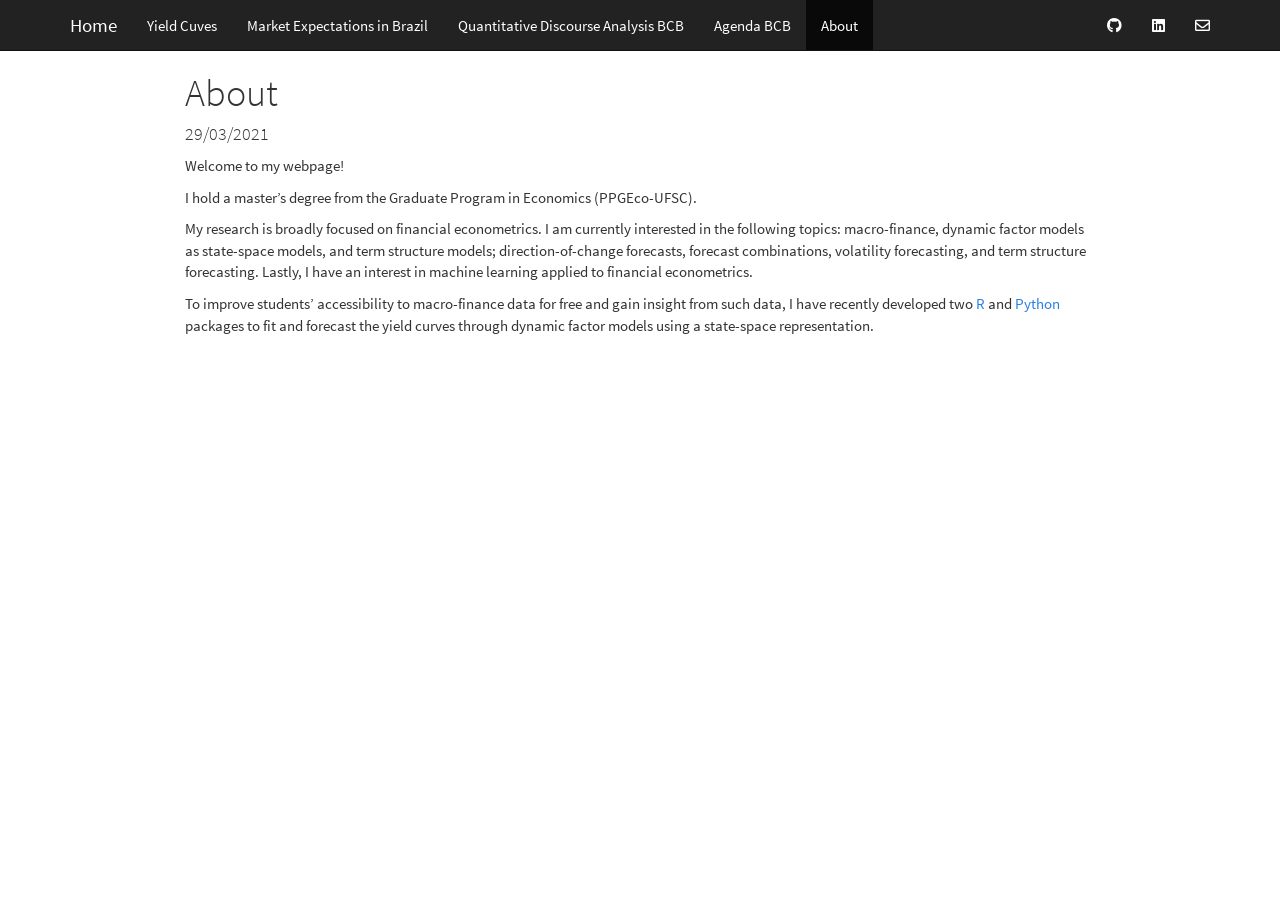
<file: about.html>
<!DOCTYPE html>

<html>

<head>

<meta charset="utf-8" />
<meta name="generator" content="pandoc" />
<meta http-equiv="X-UA-Compatible" content="IE=EDGE" />




<title>About</title>

<script src="site_libs/header-attrs-2.6/header-attrs.js"></script>
<script src="site_libs/jquery-1.11.3/jquery.min.js"></script>
<meta name="viewport" content="width=device-width, initial-scale=1" />
<link href="site_libs/bootstrap-3.3.5/css/cosmo.min.css" rel="stylesheet" />
<script src="site_libs/bootstrap-3.3.5/js/bootstrap.min.js"></script>
<script src="site_libs/bootstrap-3.3.5/shim/html5shiv.min.js"></script>
<script src="site_libs/bootstrap-3.3.5/shim/respond.min.js"></script>
<script src="site_libs/navigation-1.1/tabsets.js"></script>
<link href="site_libs/highlightjs-9.12.0/textmate.css" rel="stylesheet" />
<script src="site_libs/highlightjs-9.12.0/highlight.js"></script>
<link href="site_libs/font-awesome-5.1.0/css/all.css" rel="stylesheet" />
<link href="site_libs/font-awesome-5.1.0/css/v4-shims.css" rel="stylesheet" />

<style type="text/css">
  code{white-space: pre-wrap;}
  span.smallcaps{font-variant: small-caps;}
  span.underline{text-decoration: underline;}
  div.column{display: inline-block; vertical-align: top; width: 50%;}
  div.hanging-indent{margin-left: 1.5em; text-indent: -1.5em;}
  ul.task-list{list-style: none;}
    </style>

<style type="text/css">code{white-space: pre;}</style>
<style type="text/css">
  pre:not([class]) {
    background-color: white;
  }
</style>
<script type="text/javascript">
if (window.hljs) {
  hljs.configure({languages: []});
  hljs.initHighlightingOnLoad();
  if (document.readyState && document.readyState === "complete") {
    window.setTimeout(function() { hljs.initHighlighting(); }, 0);
  }
}
</script>



<style type="text/css">
h1 {
  font-size: 34px;
}
h1.title {
  font-size: 38px;
}
h2 {
  font-size: 30px;
}
h3 {
  font-size: 24px;
}
h4 {
  font-size: 18px;
}
h5 {
  font-size: 16px;
}
h6 {
  font-size: 12px;
}
.table th:not([align]) {
  text-align: left;
}
</style>





<style type = "text/css">
.main-container {
  max-width: 940px;
  margin-left: auto;
  margin-right: auto;
}
code {
  color: inherit;
  background-color: rgba(0, 0, 0, 0.04);
}
img {
  max-width:100%;
}
.tabbed-pane {
  padding-top: 12px;
}
.html-widget {
  margin-bottom: 20px;
}
button.code-folding-btn:focus {
  outline: none;
}
summary {
  display: list-item;
}
</style>


<style type="text/css">
/* padding for bootstrap navbar */
body {
  padding-top: 51px;
  padding-bottom: 40px;
}
/* offset scroll position for anchor links (for fixed navbar)  */
.section h1 {
  padding-top: 56px;
  margin-top: -56px;
}
.section h2 {
  padding-top: 56px;
  margin-top: -56px;
}
.section h3 {
  padding-top: 56px;
  margin-top: -56px;
}
.section h4 {
  padding-top: 56px;
  margin-top: -56px;
}
.section h5 {
  padding-top: 56px;
  margin-top: -56px;
}
.section h6 {
  padding-top: 56px;
  margin-top: -56px;
}
.dropdown-submenu {
  position: relative;
}
.dropdown-submenu>.dropdown-menu {
  top: 0;
  left: 100%;
  margin-top: -6px;
  margin-left: -1px;
  border-radius: 0 6px 6px 6px;
}
.dropdown-submenu:hover>.dropdown-menu {
  display: block;
}
.dropdown-submenu>a:after {
  display: block;
  content: " ";
  float: right;
  width: 0;
  height: 0;
  border-color: transparent;
  border-style: solid;
  border-width: 5px 0 5px 5px;
  border-left-color: #cccccc;
  margin-top: 5px;
  margin-right: -10px;
}
.dropdown-submenu:hover>a:after {
  border-left-color: #ffffff;
}
.dropdown-submenu.pull-left {
  float: none;
}
.dropdown-submenu.pull-left>.dropdown-menu {
  left: -100%;
  margin-left: 10px;
  border-radius: 6px 0 6px 6px;
}
</style>

<script>
// manage active state of menu based on current page
$(document).ready(function () {
  // active menu anchor
  href = window.location.pathname
  href = href.substr(href.lastIndexOf('/') + 1)
  if (href === "")
    href = "index.html";
  var menuAnchor = $('a[href="' + href + '"]');

  // mark it active
  menuAnchor.parent().addClass('active');

  // if it's got a parent navbar menu mark it active as well
  menuAnchor.closest('li.dropdown').addClass('active');
});
</script>

<!-- tabsets -->

<style type="text/css">
.tabset-dropdown > .nav-tabs {
  display: inline-table;
  max-height: 500px;
  min-height: 44px;
  overflow-y: auto;
  background: white;
  border: 1px solid #ddd;
  border-radius: 4px;
}

.tabset-dropdown > .nav-tabs > li.active:before {
  content: "";
  font-family: 'Glyphicons Halflings';
  display: inline-block;
  padding: 10px;
  border-right: 1px solid #ddd;
}

.tabset-dropdown > .nav-tabs.nav-tabs-open > li.active:before {
  content: "&#xe258;";
  border: none;
}

.tabset-dropdown > .nav-tabs.nav-tabs-open:before {
  content: "";
  font-family: 'Glyphicons Halflings';
  display: inline-block;
  padding: 10px;
  border-right: 1px solid #ddd;
}

.tabset-dropdown > .nav-tabs > li.active {
  display: block;
}

.tabset-dropdown > .nav-tabs > li > a,
.tabset-dropdown > .nav-tabs > li > a:focus,
.tabset-dropdown > .nav-tabs > li > a:hover {
  border: none;
  display: inline-block;
  border-radius: 4px;
  background-color: transparent;
}

.tabset-dropdown > .nav-tabs.nav-tabs-open > li {
  display: block;
  float: none;
}

.tabset-dropdown > .nav-tabs > li {
  display: none;
}
</style>

<!-- code folding -->




</head>

<body>


<div class="container-fluid main-container">




<div class="navbar navbar-default  navbar-fixed-top" role="navigation">
  <div class="container">
    <div class="navbar-header">
      <button type="button" class="navbar-toggle collapsed" data-toggle="collapse" data-target="#navbar">
        <span class="icon-bar"></span>
        <span class="icon-bar"></span>
        <span class="icon-bar"></span>
      </button>
      <a class="navbar-brand" href="index.html">Home</a>
    </div>
    <div id="navbar" class="navbar-collapse collapse">
      <ul class="nav navbar-nav">
        <li>
  <a href="index.html">Yield Cuves</a>
</li>
<li>
  <a href="expectations.html">Market Expectations in Brazil</a>
</li>
<li>
  <a href="discourse.html">Quantitative Discourse Analysis BCB</a>
</li>
<li>
  <a href="agenda.html">Agenda BCB</a>
</li>
<li>
  <a href="about.html">About</a>
</li>
      </ul>
      <ul class="nav navbar-nav navbar-right">
        <li>
  <a href="https://github.com/werleycordeiro">
    <span class="fab fa-github"></span>
     
  </a>
</li>
<li>
  <a href="https://linkedin.com/in/werley-cordeiro">
    <span class="fab fa-linkedin"></span>
     
  </a>
</li>
<li>
  <a href="mailto:werleycordeiro@gmail.com">
    <span class="far fa-envelope"></span>
     
  </a>
</li>
      </ul>
    </div><!--/.nav-collapse -->
  </div><!--/.container -->
</div><!--/.navbar -->

<div class="fluid-row" id="header">



<h1 class="title toc-ignore">About</h1>
<h4 class="date">29/03/2021</h4>

</div>


<p>Welcome to my webpage!</p>
<p>I hold a master’s degree from the Graduate Program in Economics (PPGEco-UFSC).</p>
<p>My research is broadly focused on financial econometrics. I am currently interested in the following topics: macro-finance, dynamic factor models as state-space models, and term structure models; direction-of-change forecasts, forecast combinations, volatility forecasting, and term structure forecasting. Lastly, I have an interest in machine learning applied to financial econometrics.</p>
<p>To improve students’ accessibility to macro-finance data for free and gain insight from such data, I have recently developed two <a href="https://cran.r-project.org/web/packages/GBcurves/index.html">R</a> and <a href="https://pypi.org/project/Dynamic-Nelson-Siegel-Svensson-Kalman-Filter/0.1.0/">Python</a> packages to fit and forecast the yield curves through dynamic factor models using a state-space representation.</p>




</div>

<script>

// add bootstrap table styles to pandoc tables
function bootstrapStylePandocTables() {
  $('tr.odd').parent('tbody').parent('table').addClass('table table-condensed');
}
$(document).ready(function () {
  bootstrapStylePandocTables();
});


</script>

<!-- tabsets -->

<script>
$(document).ready(function () {
  window.buildTabsets("TOC");
});

$(document).ready(function () {
  $('.tabset-dropdown > .nav-tabs > li').click(function () {
    $(this).parent().toggleClass('nav-tabs-open')
  });
});
</script>

<!-- code folding -->


<!-- dynamically load mathjax for compatibility with self-contained -->
<script>
  (function () {
    var script = document.createElement("script");
    script.type = "text/javascript";
    script.src  = "https://mathjax.rstudio.com/latest/MathJax.js?config=TeX-AMS-MML_HTMLorMML";
    document.getElementsByTagName("head")[0].appendChild(script);
  })();
</script>

</body>
</html>
</file>
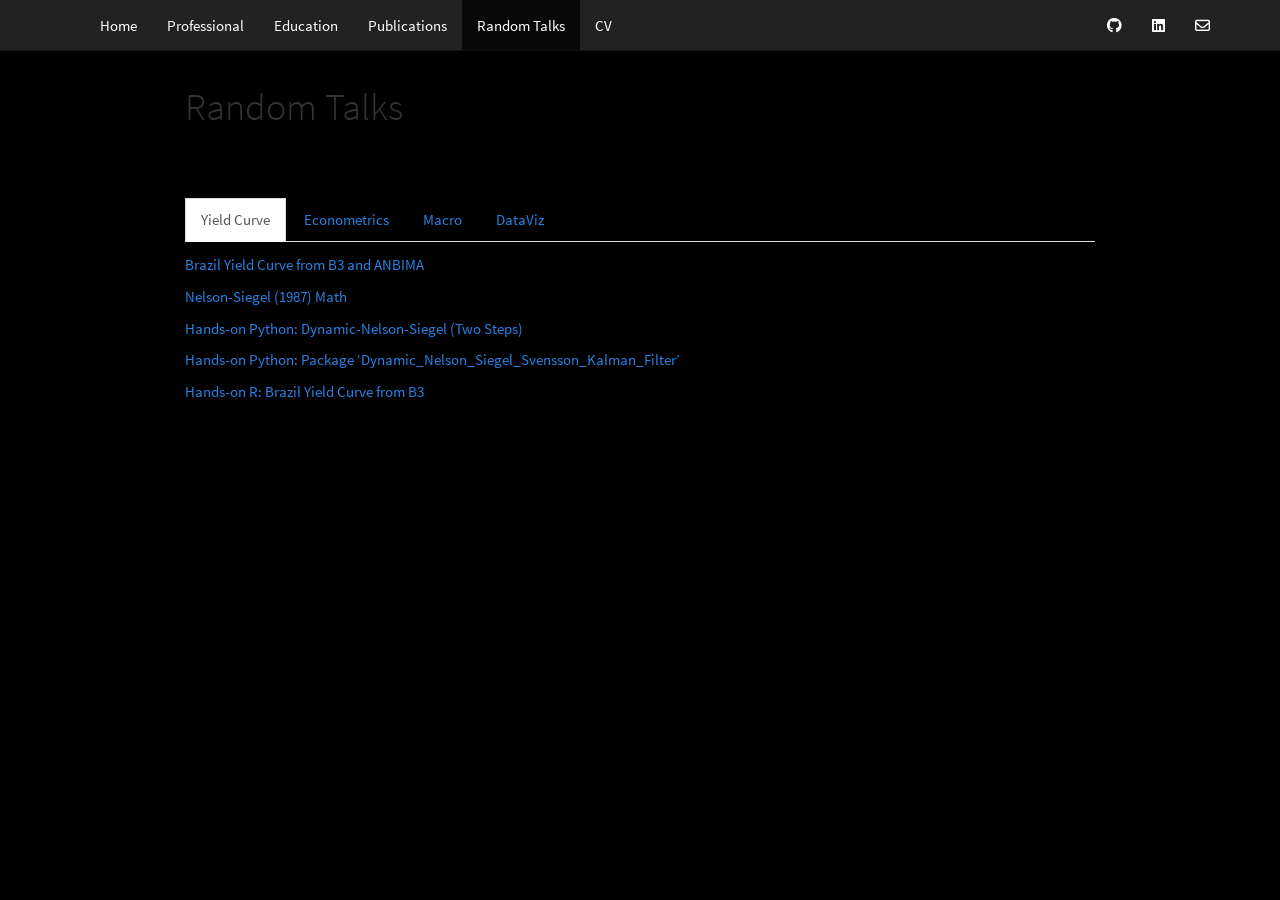
<file: blog.html>
<!DOCTYPE html>

<html>

<head>

<meta charset="utf-8" />
<meta name="generator" content="pandoc" />
<meta http-equiv="X-UA-Compatible" content="IE=EDGE" />




<title>Random Talks</title>

<script src="site_libs/header-attrs-2.25/header-attrs.js"></script>
<script src="site_libs/jquery-3.6.0/jquery-3.6.0.min.js"></script>
<meta name="viewport" content="width=device-width, initial-scale=1" />
<link href="site_libs/bootstrap-3.3.5/css/cosmo.min.css" rel="stylesheet" />
<script src="site_libs/bootstrap-3.3.5/js/bootstrap.min.js"></script>
<script src="site_libs/bootstrap-3.3.5/shim/html5shiv.min.js"></script>
<script src="site_libs/bootstrap-3.3.5/shim/respond.min.js"></script>
<style>h1 {font-size: 34px;}
       h1.title {font-size: 38px;}
       h2 {font-size: 30px;}
       h3 {font-size: 24px;}
       h4 {font-size: 18px;}
       h5 {font-size: 16px;}
       h6 {font-size: 12px;}
       code {color: inherit; background-color: rgba(0, 0, 0, 0.04);}
       pre:not([class]) { background-color: white }</style>
<script src="site_libs/navigation-1.1/tabsets.js"></script>
<link href="site_libs/highlightjs-9.12.0/textmate.css" rel="stylesheet" />
<script src="site_libs/highlightjs-9.12.0/highlight.js"></script>
<link href="site_libs/font-awesome-6.4.2/css/all.min.css" rel="stylesheet" />
<link href="site_libs/font-awesome-6.4.2/css/v4-shims.min.css" rel="stylesheet" />

<style type="text/css">
  code{white-space: pre-wrap;}
  span.smallcaps{font-variant: small-caps;}
  span.underline{text-decoration: underline;}
  div.column{display: inline-block; vertical-align: top; width: 50%;}
  div.hanging-indent{margin-left: 1.5em; text-indent: -1.5em;}
  ul.task-list{list-style: none;}
    </style>

<style type="text/css">code{white-space: pre;}</style>
<script type="text/javascript">
if (window.hljs) {
  hljs.configure({languages: []});
  hljs.initHighlightingOnLoad();
  if (document.readyState && document.readyState === "complete") {
    window.setTimeout(function() { hljs.initHighlighting(); }, 0);
  }
}
</script>









<style type = "text/css">
.main-container {
  max-width: 940px;
  margin-left: auto;
  margin-right: auto;
}
img {
  max-width:100%;
}
.tabbed-pane {
  padding-top: 12px;
}
.html-widget {
  margin-bottom: 20px;
}
button.code-folding-btn:focus {
  outline: none;
}
summary {
  display: list-item;
}
details > summary > p:only-child {
  display: inline;
}
pre code {
  padding: 0;
}
</style>


<style type="text/css">
.dropdown-submenu {
  position: relative;
}
.dropdown-submenu>.dropdown-menu {
  top: 0;
  left: 100%;
  margin-top: -6px;
  margin-left: -1px;
  border-radius: 0 6px 6px 6px;
}
.dropdown-submenu:hover>.dropdown-menu {
  display: block;
}
.dropdown-submenu>a:after {
  display: block;
  content: " ";
  float: right;
  width: 0;
  height: 0;
  border-color: transparent;
  border-style: solid;
  border-width: 5px 0 5px 5px;
  border-left-color: #cccccc;
  margin-top: 5px;
  margin-right: -10px;
}
.dropdown-submenu:hover>a:after {
  border-left-color: #adb5bd;
}
.dropdown-submenu.pull-left {
  float: none;
}
.dropdown-submenu.pull-left>.dropdown-menu {
  left: -100%;
  margin-left: 10px;
  border-radius: 6px 0 6px 6px;
}
</style>

<script type="text/javascript">
// manage active state of menu based on current page
$(document).ready(function () {
  // active menu anchor
  href = window.location.pathname
  href = href.substr(href.lastIndexOf('/') + 1)
  if (href === "")
    href = "index.html";
  var menuAnchor = $('a[href="' + href + '"]');

  // mark the anchor link active (and if it's in a dropdown, also mark that active)
  var dropdown = menuAnchor.closest('li.dropdown');
  if (window.bootstrap) { // Bootstrap 4+
    menuAnchor.addClass('active');
    dropdown.find('> .dropdown-toggle').addClass('active');
  } else { // Bootstrap 3
    menuAnchor.parent().addClass('active');
    dropdown.addClass('active');
  }

  // Navbar adjustments
  var navHeight = $(".navbar").first().height() + 15;
  var style = document.createElement('style');
  var pt = "padding-top: " + navHeight + "px; ";
  var mt = "margin-top: -" + navHeight + "px; ";
  var css = "";
  // offset scroll position for anchor links (for fixed navbar)
  for (var i = 1; i <= 6; i++) {
    css += ".section h" + i + "{ " + pt + mt + "}\n";
  }
  style.innerHTML = "body {" + pt + "padding-bottom: 40px; }\n" + css;
  document.head.appendChild(style);
});
</script>

<!-- tabsets -->

<style type="text/css">
.tabset-dropdown > .nav-tabs {
  display: inline-table;
  max-height: 500px;
  min-height: 44px;
  overflow-y: auto;
  border: 1px solid #ddd;
  border-radius: 4px;
}

.tabset-dropdown > .nav-tabs > li.active:before, .tabset-dropdown > .nav-tabs.nav-tabs-open:before {
  content: "\e259";
  font-family: 'Glyphicons Halflings';
  display: inline-block;
  padding: 10px;
  border-right: 1px solid #ddd;
}

.tabset-dropdown > .nav-tabs.nav-tabs-open > li.active:before {
  content: "\e258";
  font-family: 'Glyphicons Halflings';
  border: none;
}

.tabset-dropdown > .nav-tabs > li.active {
  display: block;
}

.tabset-dropdown > .nav-tabs > li > a,
.tabset-dropdown > .nav-tabs > li > a:focus,
.tabset-dropdown > .nav-tabs > li > a:hover {
  border: none;
  display: inline-block;
  border-radius: 4px;
  background-color: transparent;
}

.tabset-dropdown > .nav-tabs.nav-tabs-open > li {
  display: block;
  float: none;
}

.tabset-dropdown > .nav-tabs > li {
  display: none;
}
</style>

<!-- code folding -->




</head>

<body>


<div class="container-fluid main-container">




<div class="navbar navbar-default  navbar-fixed-top" role="navigation">
  <div class="container">
    <div class="navbar-header">
      <button type="button" class="navbar-toggle collapsed" data-toggle="collapse" data-bs-toggle="collapse" data-target="#navbar" data-bs-target="#navbar">
        <span class="icon-bar"></span>
        <span class="icon-bar"></span>
        <span class="icon-bar"></span>
      </button>
      <a class="navbar-brand" href="index.html"></a>
    </div>
    <div id="navbar" class="navbar-collapse collapse">
      <ul class="nav navbar-nav">
        <li>
  <a href="index.html">Home</a>
</li>
<li>
  <a href="professional.html">Professional</a>
</li>
<li>
  <a href="education.html">Education</a>
</li>
<li>
  <a href="publications.html">Publications</a>
</li>
<li>
  <a href="blog.html">Random Talks</a>
</li>
<li>
  <a href="https://werleycordeiro.github.io/CV_Werley_Cordeiro_Updated.pdf">CV</a>
</li>
      </ul>
      <ul class="nav navbar-nav navbar-right">
        <li>
  <a href="https://github.com/werleycordeiro">
    <span class="fab fa-github"></span>
     
  </a>
</li>
<li>
  <a href="https://linkedin.com/in/werley-cordeiro">
    <span class="fab fa-linkedin"></span>
     
  </a>
</li>
<li>
  <a href="mailto:werleycordeiro@gmail.com">
    <span class="far fa-envelope"></span>
     
  </a>
</li>
      </ul>
    </div><!--/.nav-collapse -->
  </div><!--/.container -->
</div><!--/.navbar -->

<div id="header">



<h1 class="title toc-ignore">Random Talks</h1>

</div>


<body style="background-color:black;">
<style>
h2 {
  color: white;
  font-family: verdana;
  font-size: 300%;
}
</style>
<div id="section" class="section level2 tabset tabset-fade">
<h2 class="tabset tabset-fade">⠀</h2>
<div id="yield-curve" class="section level3">
<h3>Yield Curve</h3>
<p><a href="https://docs.google.com/spreadsheets/d/1YV4eL6mSMuSS2zPjHPXW55cbBXatt-JE52CVLPcCMro/edit?usp=sharing" target="_blank">Brazil Yield Curve from B3 and ANBIMA</a></p>
<p><a href="https://werleycordeiro.github.io/Nelson_Siegel_Math.pdf" target="_blank">Nelson-Siegel (1987) Math</a></p>
<p><a href="https://colab.research.google.com/drive/1_mzMOW-Bzp5IBgSwK6xQ_dg9fJgSRP_U?usp=sharing" target="_blank">Hands-on Python: Dynamic-Nelson-Siegel (Two Steps)</a></p>
<p><a href="https://colab.research.google.com/drive/1jS-_qizWC4xxJPz9pT4ix2dxAEGFrz16?usp=sharing" target="_blank">Hands-on Python: Package ‘Dynamic_Nelson_Siegel_Svensson_Kalman_Filter’</a></p>
<p><a href="https://colab.research.google.com/drive/1YhQqRrd4KwCXjA_AM-NMqlhX4EqhqjAb?usp=sharing" target="_blank">Hands-on R: Brazil Yield Curve from B3</a></p>
</div>
<div id="econometrics" class="section level3">
<h3>Econometrics</h3>
<p><a href="https://colab.research.google.com/drive/114Jbd3SBMjM9H4B2Cehy1UTheVjhUOce?usp=sharing" target="_blank">Hands-on R: Local Level Model Example (Durbin &amp; Koopman, 2012)</a></p>
</div>
<div id="macro" class="section level3">
<h3>Macro</h3>
</div>
<div id="dataviz" class="section level3">
<h3>DataViz</h3>
<p><a href="https://werleycordeiro.shinyapps.io/Brazil_Yield_Curves/" target="_blank">ShinyApp on Yield Curve and Macro Expectations</a></p>
</div>
</div>




</div>

<script>

// add bootstrap table styles to pandoc tables
function bootstrapStylePandocTables() {
  $('tr.odd').parent('tbody').parent('table').addClass('table table-condensed');
}
$(document).ready(function () {
  bootstrapStylePandocTables();
});


</script>

<!-- tabsets -->

<script>
$(document).ready(function () {
  window.buildTabsets("TOC");
});

$(document).ready(function () {
  $('.tabset-dropdown > .nav-tabs > li').click(function () {
    $(this).parent().toggleClass('nav-tabs-open');
  });
});
</script>

<!-- code folding -->


<!-- dynamically load mathjax for compatibility with self-contained -->
<script>
  (function () {
    var script = document.createElement("script");
    script.type = "text/javascript";
    script.src  = "https://mathjax.rstudio.com/latest/MathJax.js?config=TeX-AMS-MML_HTMLorMML";
    document.getElementsByTagName("head")[0].appendChild(script);
  })();
</script>

</body>
</html>
</file>
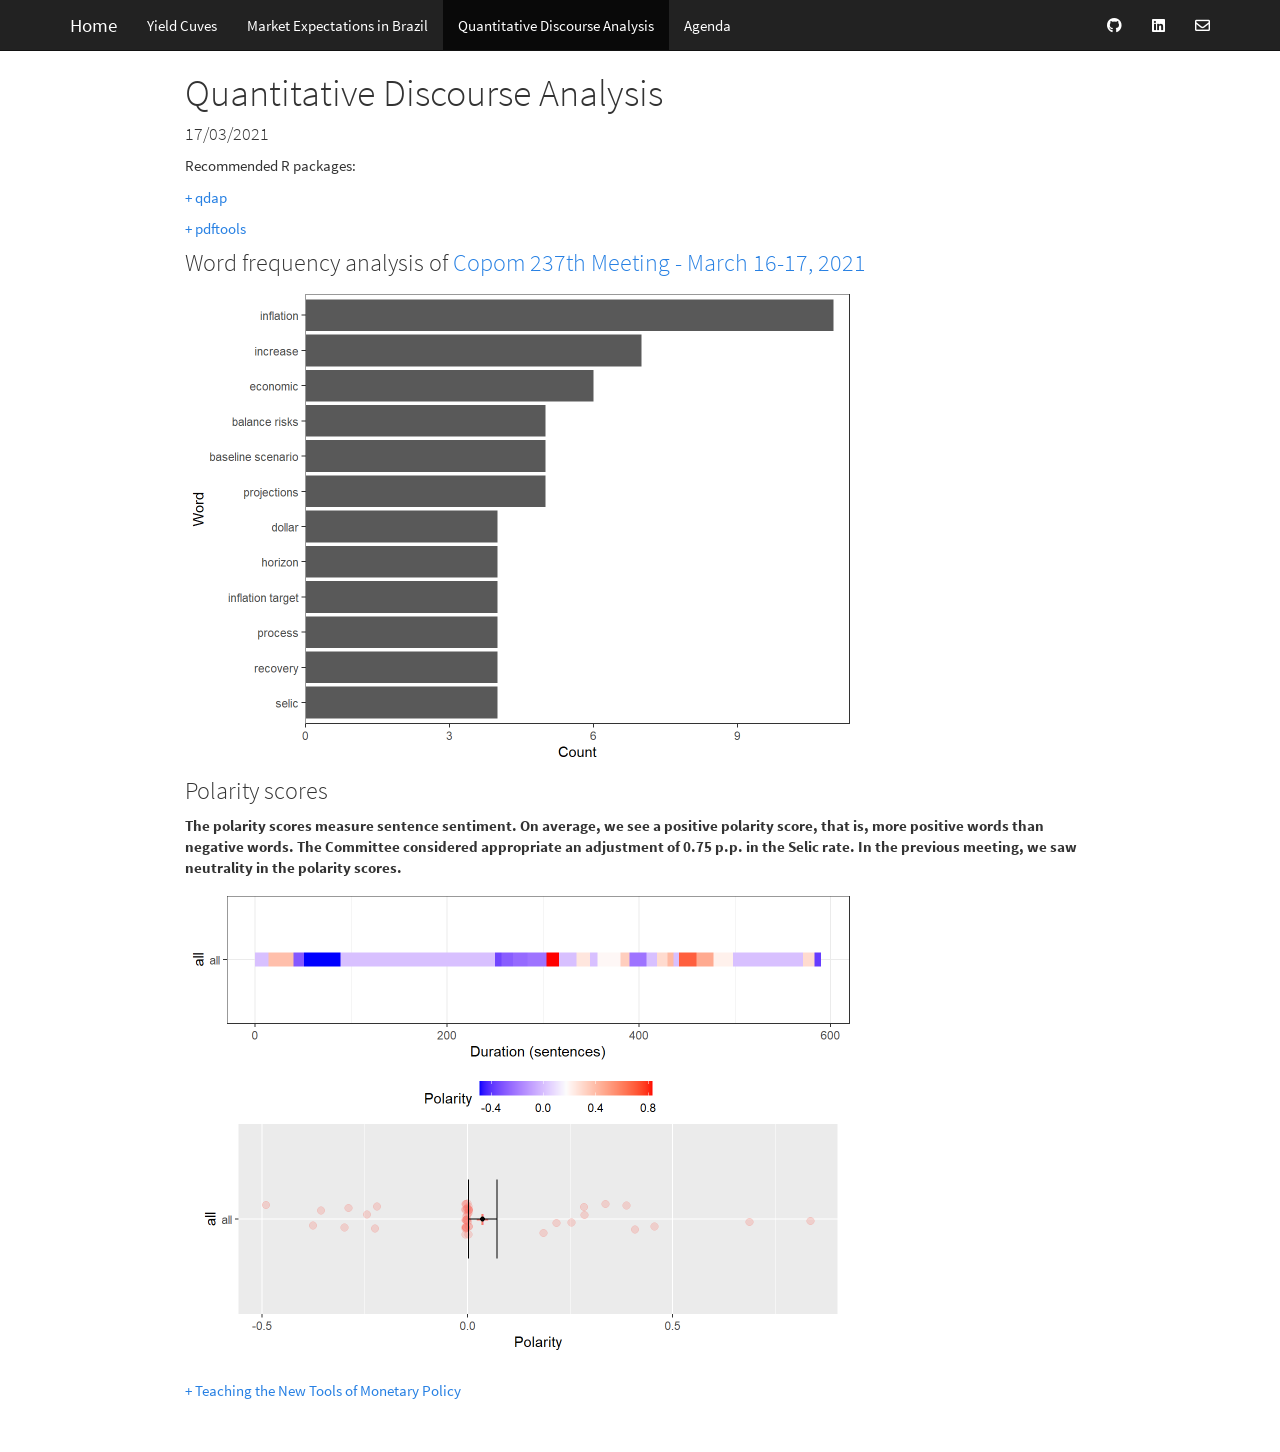
<file: discourse.html>
<!DOCTYPE html>

<html>

<head>

<meta charset="utf-8" />
<meta name="generator" content="pandoc" />
<meta http-equiv="X-UA-Compatible" content="IE=EDGE" />




<title>Quantitative Discourse Analysis</title>

<script src="site_libs/header-attrs-2.6/header-attrs.js"></script>
<script src="site_libs/jquery-1.11.3/jquery.min.js"></script>
<meta name="viewport" content="width=device-width, initial-scale=1" />
<link href="site_libs/bootstrap-3.3.5/css/cosmo.min.css" rel="stylesheet" />
<script src="site_libs/bootstrap-3.3.5/js/bootstrap.min.js"></script>
<script src="site_libs/bootstrap-3.3.5/shim/html5shiv.min.js"></script>
<script src="site_libs/bootstrap-3.3.5/shim/respond.min.js"></script>
<script src="site_libs/navigation-1.1/tabsets.js"></script>
<link href="site_libs/highlightjs-9.12.0/textmate.css" rel="stylesheet" />
<script src="site_libs/highlightjs-9.12.0/highlight.js"></script>
<link href="site_libs/font-awesome-5.1.0/css/all.css" rel="stylesheet" />
<link href="site_libs/font-awesome-5.1.0/css/v4-shims.css" rel="stylesheet" />

<style type="text/css">
  code{white-space: pre-wrap;}
  span.smallcaps{font-variant: small-caps;}
  span.underline{text-decoration: underline;}
  div.column{display: inline-block; vertical-align: top; width: 50%;}
  div.hanging-indent{margin-left: 1.5em; text-indent: -1.5em;}
  ul.task-list{list-style: none;}
    </style>

<style type="text/css">code{white-space: pre;}</style>
<style type="text/css">
  pre:not([class]) {
    background-color: white;
  }
</style>
<script type="text/javascript">
if (window.hljs) {
  hljs.configure({languages: []});
  hljs.initHighlightingOnLoad();
  if (document.readyState && document.readyState === "complete") {
    window.setTimeout(function() { hljs.initHighlighting(); }, 0);
  }
}
</script>



<style type="text/css">
h1 {
  font-size: 34px;
}
h1.title {
  font-size: 38px;
}
h2 {
  font-size: 30px;
}
h3 {
  font-size: 24px;
}
h4 {
  font-size: 18px;
}
h5 {
  font-size: 16px;
}
h6 {
  font-size: 12px;
}
.table th:not([align]) {
  text-align: left;
}
</style>





<style type = "text/css">
.main-container {
  max-width: 940px;
  margin-left: auto;
  margin-right: auto;
}
code {
  color: inherit;
  background-color: rgba(0, 0, 0, 0.04);
}
img {
  max-width:100%;
}
.tabbed-pane {
  padding-top: 12px;
}
.html-widget {
  margin-bottom: 20px;
}
button.code-folding-btn:focus {
  outline: none;
}
summary {
  display: list-item;
}
</style>


<style type="text/css">
/* padding for bootstrap navbar */
body {
  padding-top: 51px;
  padding-bottom: 40px;
}
/* offset scroll position for anchor links (for fixed navbar)  */
.section h1 {
  padding-top: 56px;
  margin-top: -56px;
}
.section h2 {
  padding-top: 56px;
  margin-top: -56px;
}
.section h3 {
  padding-top: 56px;
  margin-top: -56px;
}
.section h4 {
  padding-top: 56px;
  margin-top: -56px;
}
.section h5 {
  padding-top: 56px;
  margin-top: -56px;
}
.section h6 {
  padding-top: 56px;
  margin-top: -56px;
}
.dropdown-submenu {
  position: relative;
}
.dropdown-submenu>.dropdown-menu {
  top: 0;
  left: 100%;
  margin-top: -6px;
  margin-left: -1px;
  border-radius: 0 6px 6px 6px;
}
.dropdown-submenu:hover>.dropdown-menu {
  display: block;
}
.dropdown-submenu>a:after {
  display: block;
  content: " ";
  float: right;
  width: 0;
  height: 0;
  border-color: transparent;
  border-style: solid;
  border-width: 5px 0 5px 5px;
  border-left-color: #cccccc;
  margin-top: 5px;
  margin-right: -10px;
}
.dropdown-submenu:hover>a:after {
  border-left-color: #ffffff;
}
.dropdown-submenu.pull-left {
  float: none;
}
.dropdown-submenu.pull-left>.dropdown-menu {
  left: -100%;
  margin-left: 10px;
  border-radius: 6px 0 6px 6px;
}
</style>

<script>
// manage active state of menu based on current page
$(document).ready(function () {
  // active menu anchor
  href = window.location.pathname
  href = href.substr(href.lastIndexOf('/') + 1)
  if (href === "")
    href = "index.html";
  var menuAnchor = $('a[href="' + href + '"]');

  // mark it active
  menuAnchor.parent().addClass('active');

  // if it's got a parent navbar menu mark it active as well
  menuAnchor.closest('li.dropdown').addClass('active');
});
</script>

<!-- tabsets -->

<style type="text/css">
.tabset-dropdown > .nav-tabs {
  display: inline-table;
  max-height: 500px;
  min-height: 44px;
  overflow-y: auto;
  background: white;
  border: 1px solid #ddd;
  border-radius: 4px;
}

.tabset-dropdown > .nav-tabs > li.active:before {
  content: "";
  font-family: 'Glyphicons Halflings';
  display: inline-block;
  padding: 10px;
  border-right: 1px solid #ddd;
}

.tabset-dropdown > .nav-tabs.nav-tabs-open > li.active:before {
  content: "&#xe258;";
  border: none;
}

.tabset-dropdown > .nav-tabs.nav-tabs-open:before {
  content: "";
  font-family: 'Glyphicons Halflings';
  display: inline-block;
  padding: 10px;
  border-right: 1px solid #ddd;
}

.tabset-dropdown > .nav-tabs > li.active {
  display: block;
}

.tabset-dropdown > .nav-tabs > li > a,
.tabset-dropdown > .nav-tabs > li > a:focus,
.tabset-dropdown > .nav-tabs > li > a:hover {
  border: none;
  display: inline-block;
  border-radius: 4px;
  background-color: transparent;
}

.tabset-dropdown > .nav-tabs.nav-tabs-open > li {
  display: block;
  float: none;
}

.tabset-dropdown > .nav-tabs > li {
  display: none;
}
</style>

<!-- code folding -->




</head>

<body>


<div class="container-fluid main-container">




<div class="navbar navbar-default  navbar-fixed-top" role="navigation">
  <div class="container">
    <div class="navbar-header">
      <button type="button" class="navbar-toggle collapsed" data-toggle="collapse" data-target="#navbar">
        <span class="icon-bar"></span>
        <span class="icon-bar"></span>
        <span class="icon-bar"></span>
      </button>
      <a class="navbar-brand" href="index.html">Home</a>
    </div>
    <div id="navbar" class="navbar-collapse collapse">
      <ul class="nav navbar-nav">
        <li>
  <a href="index.html">Yield Cuves</a>
</li>
<li>
  <a href="expectations.html">Market Expectations in Brazil</a>
</li>
<li>
  <a href="discourse.html">Quantitative Discourse Analysis</a>
</li>
<li>
  <a href="agenda.html">Agenda</a>
</li>
      </ul>
      <ul class="nav navbar-nav navbar-right">
        <li>
  <a href="https://github.com/werleycordeiro">
    <span class="fab fa-github"></span>
     
  </a>
</li>
<li>
  <a href="https://linkedin.com/in/werley-cordeiro">
    <span class="fab fa-linkedin"></span>
     
  </a>
</li>
<li>
  <a href="mailto:werleycordeiro@gmail.com">
    <span class="far fa-envelope"></span>
     
  </a>
</li>
      </ul>
    </div><!--/.nav-collapse -->
  </div><!--/.container -->
</div><!--/.navbar -->

<div class="fluid-row" id="header">



<h1 class="title toc-ignore">Quantitative Discourse Analysis</h1>
<h4 class="date">17/03/2021</h4>

</div>


<p>Recommended R packages:</p>
<p><a href="https://cran.r-project.org/web/packages/qdap/index.html">+ qdap</a></p>
<p><a href="https://cran.r-project.org/web/packages/pdftools/index.html">+ pdftools</a></p>
<div id="word-frequency-analysis-of-copom-237th-meeting---march-16-17-2021" class="section level3">
<h3>Word frequency analysis of <a href="https://www.bcb.gov.br/en/pressdetail/2381/nota">Copom 237th Meeting - March 16-17, 2021</a></h3>
<p><img src="discourse_files/figure-html/unnamed-chunk-2-1.png" width="672" /></p>
</div>
<div id="polarity-scores" class="section level3">
<h3>Polarity scores</h3>
<p><strong>The polarity scores measure sentence sentiment. On average, we see a positive polarity score, that is, more positive words than negative words. The Committee considered appropriate an adjustment of 0.75 p.p. in the Selic rate. In the previous meeting, we saw neutrality in the polarity scores.</strong></p>
<p><img src="discourse_files/figure-html/unnamed-chunk-3-1.png" width="672" /></p>
<p><a href="https://www.stlouisfed.org/education/teaching-new-tools-of-monetary-policy">+ Teaching the New Tools of Monetary Policy</a></p>
</div>




</div>

<script>

// add bootstrap table styles to pandoc tables
function bootstrapStylePandocTables() {
  $('tr.odd').parent('tbody').parent('table').addClass('table table-condensed');
}
$(document).ready(function () {
  bootstrapStylePandocTables();
});


</script>

<!-- tabsets -->

<script>
$(document).ready(function () {
  window.buildTabsets("TOC");
});

$(document).ready(function () {
  $('.tabset-dropdown > .nav-tabs > li').click(function () {
    $(this).parent().toggleClass('nav-tabs-open')
  });
});
</script>

<!-- code folding -->


<!-- dynamically load mathjax for compatibility with self-contained -->
<script>
  (function () {
    var script = document.createElement("script");
    script.type = "text/javascript";
    script.src  = "https://mathjax.rstudio.com/latest/MathJax.js?config=TeX-AMS-MML_HTMLorMML";
    document.getElementsByTagName("head")[0].appendChild(script);
  })();
</script>

</body>
</html>
</file>
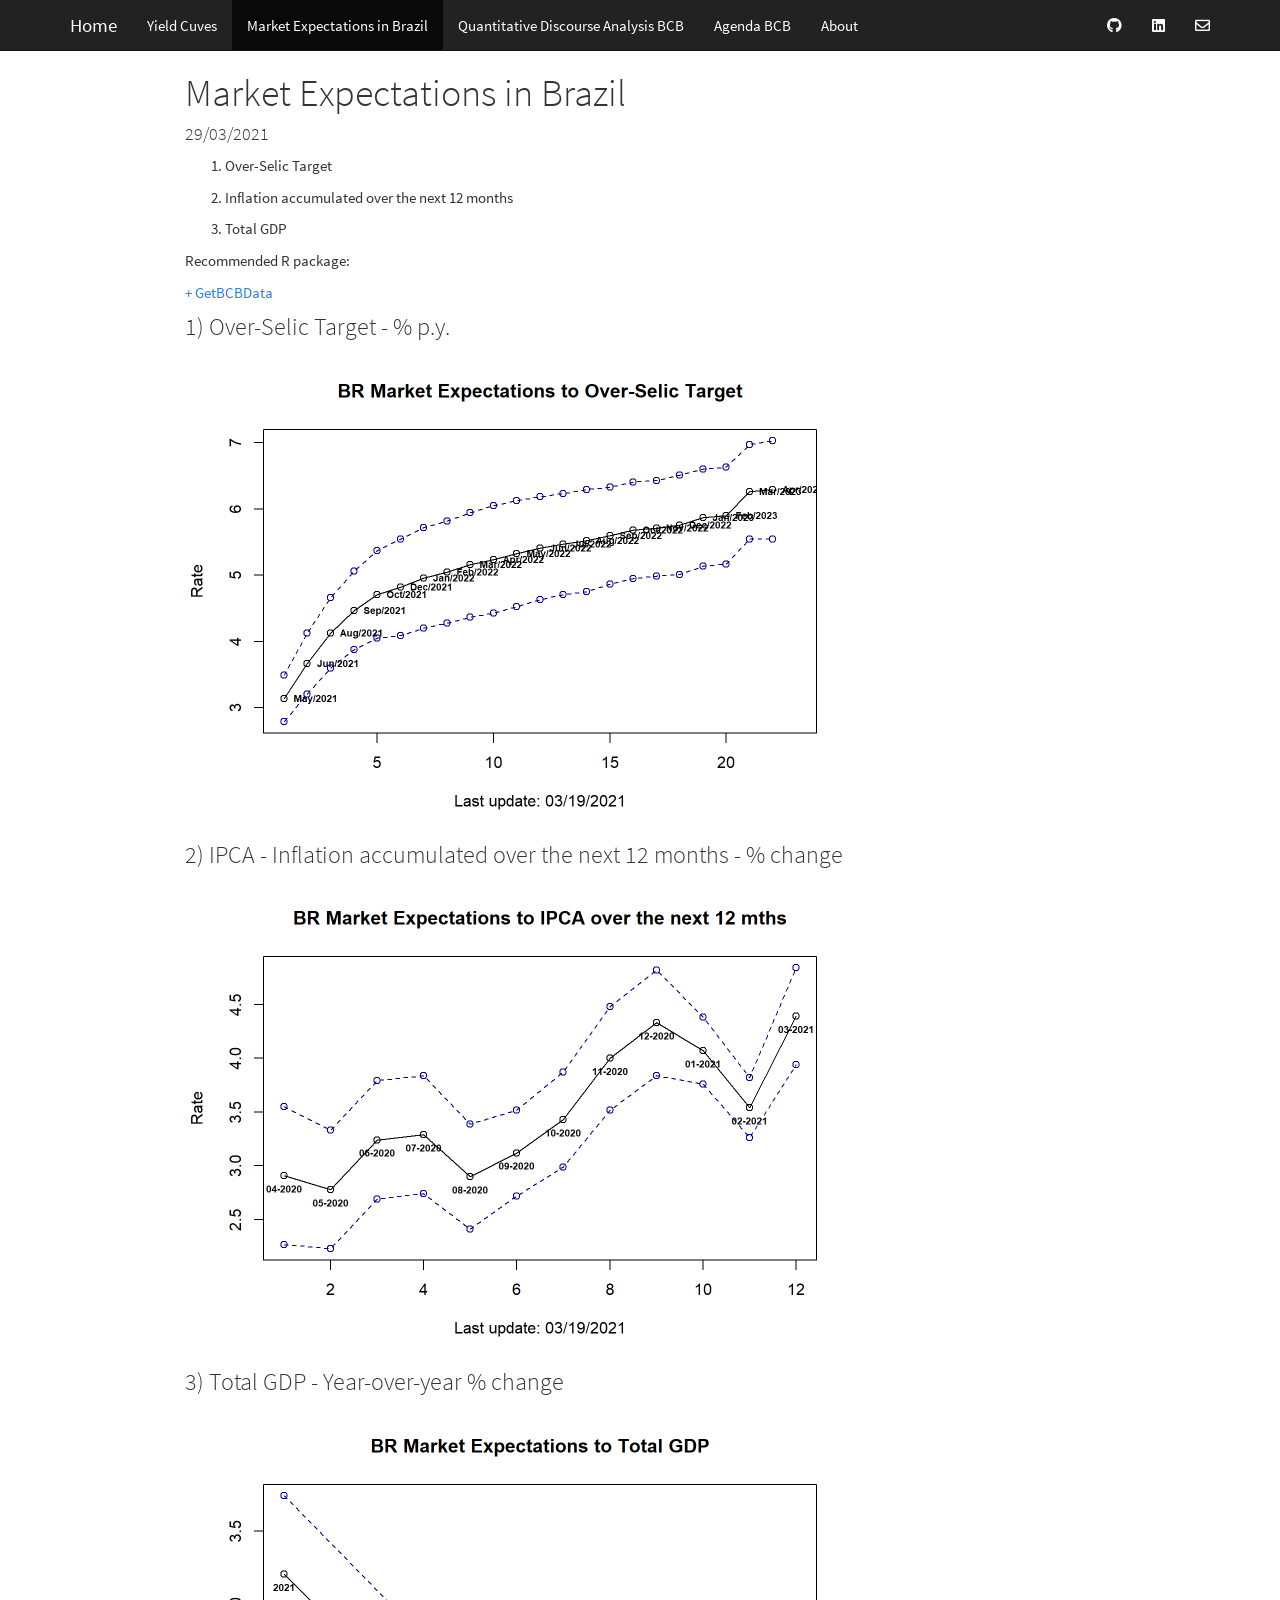
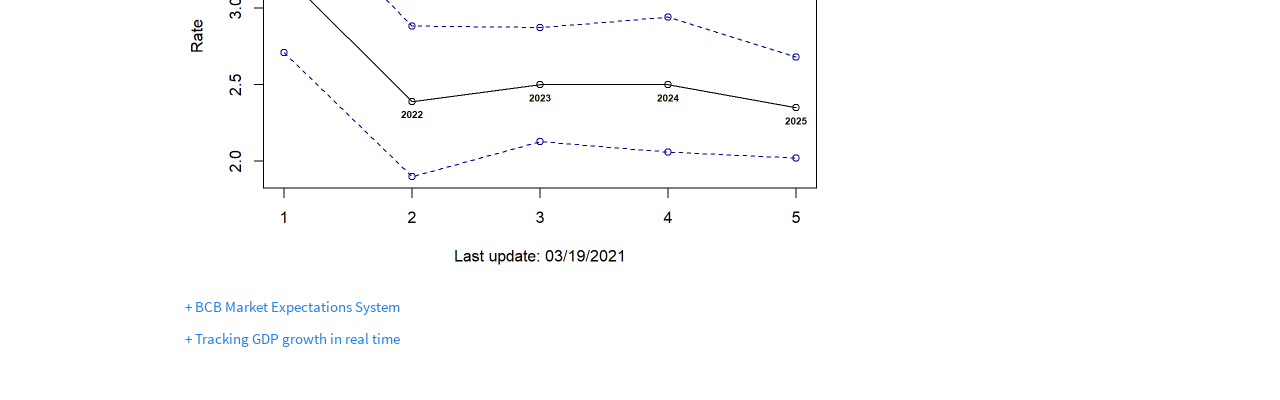
<file: expectations.html>
<!DOCTYPE html>

<html>

<head>

<meta charset="utf-8" />
<meta name="generator" content="pandoc" />
<meta http-equiv="X-UA-Compatible" content="IE=EDGE" />




<title>Market Expectations in Brazil</title>

<script src="site_libs/header-attrs-2.6/header-attrs.js"></script>
<script src="site_libs/jquery-1.11.3/jquery.min.js"></script>
<meta name="viewport" content="width=device-width, initial-scale=1" />
<link href="site_libs/bootstrap-3.3.5/css/cosmo.min.css" rel="stylesheet" />
<script src="site_libs/bootstrap-3.3.5/js/bootstrap.min.js"></script>
<script src="site_libs/bootstrap-3.3.5/shim/html5shiv.min.js"></script>
<script src="site_libs/bootstrap-3.3.5/shim/respond.min.js"></script>
<script src="site_libs/navigation-1.1/tabsets.js"></script>
<link href="site_libs/highlightjs-9.12.0/textmate.css" rel="stylesheet" />
<script src="site_libs/highlightjs-9.12.0/highlight.js"></script>
<link href="site_libs/font-awesome-5.1.0/css/all.css" rel="stylesheet" />
<link href="site_libs/font-awesome-5.1.0/css/v4-shims.css" rel="stylesheet" />

<style type="text/css">
  code{white-space: pre-wrap;}
  span.smallcaps{font-variant: small-caps;}
  span.underline{text-decoration: underline;}
  div.column{display: inline-block; vertical-align: top; width: 50%;}
  div.hanging-indent{margin-left: 1.5em; text-indent: -1.5em;}
  ul.task-list{list-style: none;}
    </style>

<style type="text/css">code{white-space: pre;}</style>
<style type="text/css">
  pre:not([class]) {
    background-color: white;
  }
</style>
<script type="text/javascript">
if (window.hljs) {
  hljs.configure({languages: []});
  hljs.initHighlightingOnLoad();
  if (document.readyState && document.readyState === "complete") {
    window.setTimeout(function() { hljs.initHighlighting(); }, 0);
  }
}
</script>



<style type="text/css">
h1 {
  font-size: 34px;
}
h1.title {
  font-size: 38px;
}
h2 {
  font-size: 30px;
}
h3 {
  font-size: 24px;
}
h4 {
  font-size: 18px;
}
h5 {
  font-size: 16px;
}
h6 {
  font-size: 12px;
}
.table th:not([align]) {
  text-align: left;
}
</style>





<style type = "text/css">
.main-container {
  max-width: 940px;
  margin-left: auto;
  margin-right: auto;
}
code {
  color: inherit;
  background-color: rgba(0, 0, 0, 0.04);
}
img {
  max-width:100%;
}
.tabbed-pane {
  padding-top: 12px;
}
.html-widget {
  margin-bottom: 20px;
}
button.code-folding-btn:focus {
  outline: none;
}
summary {
  display: list-item;
}
</style>


<style type="text/css">
/* padding for bootstrap navbar */
body {
  padding-top: 51px;
  padding-bottom: 40px;
}
/* offset scroll position for anchor links (for fixed navbar)  */
.section h1 {
  padding-top: 56px;
  margin-top: -56px;
}
.section h2 {
  padding-top: 56px;
  margin-top: -56px;
}
.section h3 {
  padding-top: 56px;
  margin-top: -56px;
}
.section h4 {
  padding-top: 56px;
  margin-top: -56px;
}
.section h5 {
  padding-top: 56px;
  margin-top: -56px;
}
.section h6 {
  padding-top: 56px;
  margin-top: -56px;
}
.dropdown-submenu {
  position: relative;
}
.dropdown-submenu>.dropdown-menu {
  top: 0;
  left: 100%;
  margin-top: -6px;
  margin-left: -1px;
  border-radius: 0 6px 6px 6px;
}
.dropdown-submenu:hover>.dropdown-menu {
  display: block;
}
.dropdown-submenu>a:after {
  display: block;
  content: " ";
  float: right;
  width: 0;
  height: 0;
  border-color: transparent;
  border-style: solid;
  border-width: 5px 0 5px 5px;
  border-left-color: #cccccc;
  margin-top: 5px;
  margin-right: -10px;
}
.dropdown-submenu:hover>a:after {
  border-left-color: #ffffff;
}
.dropdown-submenu.pull-left {
  float: none;
}
.dropdown-submenu.pull-left>.dropdown-menu {
  left: -100%;
  margin-left: 10px;
  border-radius: 6px 0 6px 6px;
}
</style>

<script>
// manage active state of menu based on current page
$(document).ready(function () {
  // active menu anchor
  href = window.location.pathname
  href = href.substr(href.lastIndexOf('/') + 1)
  if (href === "")
    href = "index.html";
  var menuAnchor = $('a[href="' + href + '"]');

  // mark it active
  menuAnchor.parent().addClass('active');

  // if it's got a parent navbar menu mark it active as well
  menuAnchor.closest('li.dropdown').addClass('active');
});
</script>

<!-- tabsets -->

<style type="text/css">
.tabset-dropdown > .nav-tabs {
  display: inline-table;
  max-height: 500px;
  min-height: 44px;
  overflow-y: auto;
  background: white;
  border: 1px solid #ddd;
  border-radius: 4px;
}

.tabset-dropdown > .nav-tabs > li.active:before {
  content: "";
  font-family: 'Glyphicons Halflings';
  display: inline-block;
  padding: 10px;
  border-right: 1px solid #ddd;
}

.tabset-dropdown > .nav-tabs.nav-tabs-open > li.active:before {
  content: "&#xe258;";
  border: none;
}

.tabset-dropdown > .nav-tabs.nav-tabs-open:before {
  content: "";
  font-family: 'Glyphicons Halflings';
  display: inline-block;
  padding: 10px;
  border-right: 1px solid #ddd;
}

.tabset-dropdown > .nav-tabs > li.active {
  display: block;
}

.tabset-dropdown > .nav-tabs > li > a,
.tabset-dropdown > .nav-tabs > li > a:focus,
.tabset-dropdown > .nav-tabs > li > a:hover {
  border: none;
  display: inline-block;
  border-radius: 4px;
  background-color: transparent;
}

.tabset-dropdown > .nav-tabs.nav-tabs-open > li {
  display: block;
  float: none;
}

.tabset-dropdown > .nav-tabs > li {
  display: none;
}
</style>

<!-- code folding -->




</head>

<body>


<div class="container-fluid main-container">




<div class="navbar navbar-default  navbar-fixed-top" role="navigation">
  <div class="container">
    <div class="navbar-header">
      <button type="button" class="navbar-toggle collapsed" data-toggle="collapse" data-target="#navbar">
        <span class="icon-bar"></span>
        <span class="icon-bar"></span>
        <span class="icon-bar"></span>
      </button>
      <a class="navbar-brand" href="index.html">Home</a>
    </div>
    <div id="navbar" class="navbar-collapse collapse">
      <ul class="nav navbar-nav">
        <li>
  <a href="index.html">Yield Cuves</a>
</li>
<li>
  <a href="expectations.html">Market Expectations in Brazil</a>
</li>
<li>
  <a href="discourse.html">Quantitative Discourse Analysis BCB</a>
</li>
<li>
  <a href="agenda.html">Agenda BCB</a>
</li>
<li>
  <a href="about.html">About</a>
</li>
      </ul>
      <ul class="nav navbar-nav navbar-right">
        <li>
  <a href="https://github.com/werleycordeiro">
    <span class="fab fa-github"></span>
     
  </a>
</li>
<li>
  <a href="https://linkedin.com/in/werley-cordeiro">
    <span class="fab fa-linkedin"></span>
     
  </a>
</li>
<li>
  <a href="mailto:werleycordeiro@gmail.com">
    <span class="far fa-envelope"></span>
     
  </a>
</li>
      </ul>
    </div><!--/.nav-collapse -->
  </div><!--/.container -->
</div><!--/.navbar -->

<div class="fluid-row" id="header">



<h1 class="title toc-ignore">Market Expectations in Brazil</h1>
<h4 class="date">29/03/2021</h4>

</div>


<ol style="list-style-type: decimal">
<li><p>Over-Selic Target</p></li>
<li><p>Inflation accumulated over the next 12 months</p></li>
<li><p>Total GDP</p></li>
</ol>
<p>Recommended R package:</p>
<p><a href="https://cran.r-project.org/web/packages/GetBCBData/">+ GetBCBData</a></p>
<div id="over-selic-target---p.y." class="section level3">
<h3>1) Over-Selic Target - % p.y.</h3>
<p><img src="expectations_files/figure-html/unnamed-chunk-2-1.png" width="672" /></p>
</div>
<div id="ipca---inflation-accumulated-over-the-next-12-months---change" class="section level3">
<h3>2) IPCA - Inflation accumulated over the next 12 months - % change</h3>
<p><img src="expectations_files/figure-html/unnamed-chunk-4-1.png" width="672" /></p>
</div>
<div id="total-gdp---year-over-year-change" class="section level3">
<h3>3) Total GDP - Year-over-year % change</h3>
<p><img src="expectations_files/figure-html/unnamed-chunk-6-1.png" width="672" /></p>
<p><a href="http://www4.bcb.gov.br/?TIMESERIES">+ BCB Market Expectations System</a></p>
<p><a href="https://www.oecd.org/economy/weekly-tracker-of-gdp-growth">+ Tracking GDP growth in real time</a></p>
</div>




</div>

<script>

// add bootstrap table styles to pandoc tables
function bootstrapStylePandocTables() {
  $('tr.odd').parent('tbody').parent('table').addClass('table table-condensed');
}
$(document).ready(function () {
  bootstrapStylePandocTables();
});


</script>

<!-- tabsets -->

<script>
$(document).ready(function () {
  window.buildTabsets("TOC");
});

$(document).ready(function () {
  $('.tabset-dropdown > .nav-tabs > li').click(function () {
    $(this).parent().toggleClass('nav-tabs-open')
  });
});
</script>

<!-- code folding -->


<!-- dynamically load mathjax for compatibility with self-contained -->
<script>
  (function () {
    var script = document.createElement("script");
    script.type = "text/javascript";
    script.src  = "https://mathjax.rstudio.com/latest/MathJax.js?config=TeX-AMS-MML_HTMLorMML";
    document.getElementsByTagName("head")[0].appendChild(script);
  })();
</script>

</body>
</html>
</file>
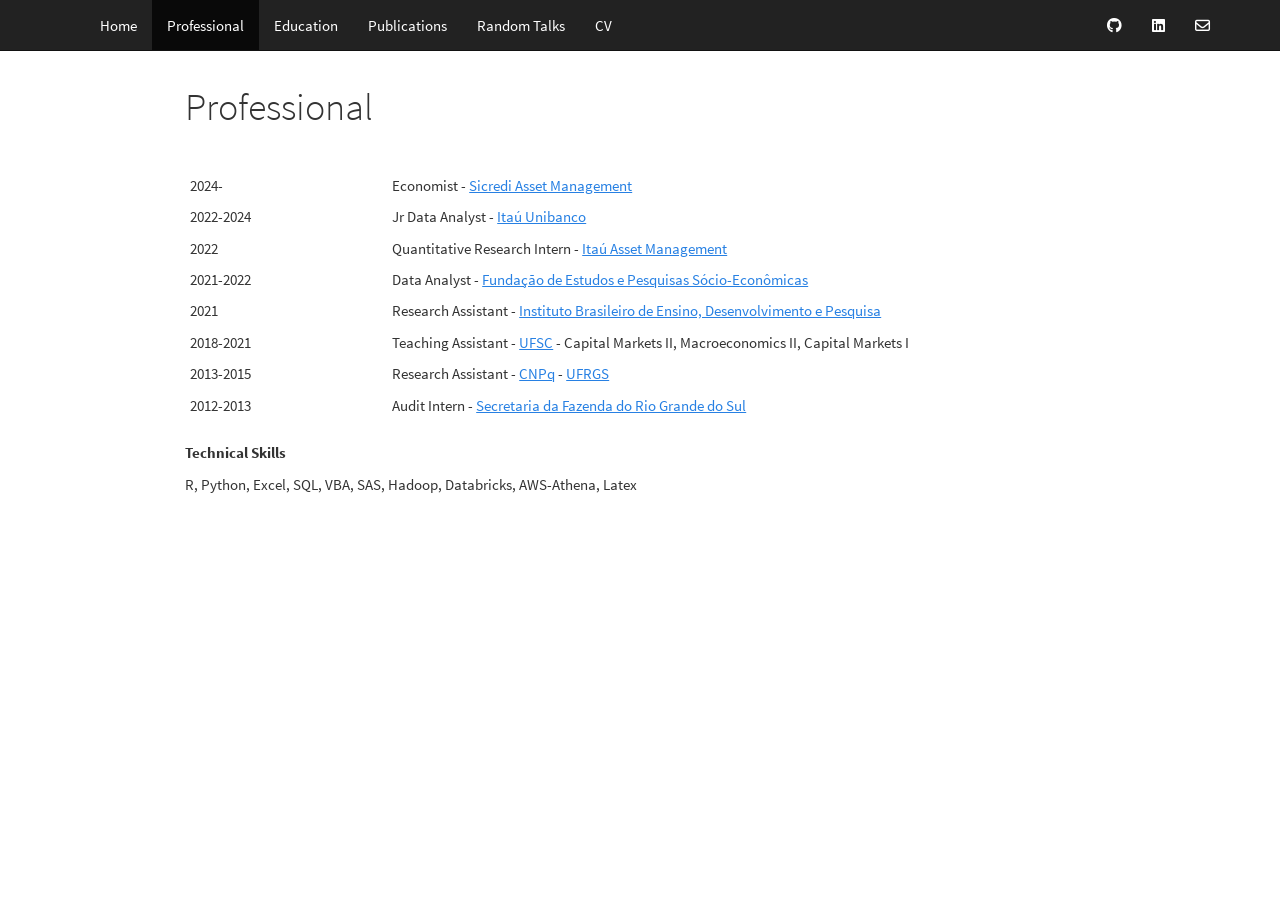
<file: professional.html>
<!DOCTYPE html>

<html>

<head>

<meta charset="utf-8" />
<meta name="generator" content="pandoc" />
<meta http-equiv="X-UA-Compatible" content="IE=EDGE" />




<title>Professional</title>

<script src="site_libs/header-attrs-2.25/header-attrs.js"></script>
<script src="site_libs/jquery-3.6.0/jquery-3.6.0.min.js"></script>
<meta name="viewport" content="width=device-width, initial-scale=1" />
<link href="site_libs/bootstrap-3.3.5/css/cosmo.min.css" rel="stylesheet" />
<script src="site_libs/bootstrap-3.3.5/js/bootstrap.min.js"></script>
<script src="site_libs/bootstrap-3.3.5/shim/html5shiv.min.js"></script>
<script src="site_libs/bootstrap-3.3.5/shim/respond.min.js"></script>
<style>h1 {font-size: 34px;}
       h1.title {font-size: 38px;}
       h2 {font-size: 30px;}
       h3 {font-size: 24px;}
       h4 {font-size: 18px;}
       h5 {font-size: 16px;}
       h6 {font-size: 12px;}
       code {color: inherit; background-color: rgba(0, 0, 0, 0.04);}
       pre:not([class]) { background-color: white }</style>
<script src="site_libs/navigation-1.1/tabsets.js"></script>
<link href="site_libs/highlightjs-9.12.0/textmate.css" rel="stylesheet" />
<script src="site_libs/highlightjs-9.12.0/highlight.js"></script>
<link href="site_libs/font-awesome-6.4.2/css/all.min.css" rel="stylesheet" />
<link href="site_libs/font-awesome-6.4.2/css/v4-shims.min.css" rel="stylesheet" />

<style type="text/css">
  code{white-space: pre-wrap;}
  span.smallcaps{font-variant: small-caps;}
  span.underline{text-decoration: underline;}
  div.column{display: inline-block; vertical-align: top; width: 50%;}
  div.hanging-indent{margin-left: 1.5em; text-indent: -1.5em;}
  ul.task-list{list-style: none;}
    </style>

<style type="text/css">code{white-space: pre;}</style>
<script type="text/javascript">
if (window.hljs) {
  hljs.configure({languages: []});
  hljs.initHighlightingOnLoad();
  if (document.readyState && document.readyState === "complete") {
    window.setTimeout(function() { hljs.initHighlighting(); }, 0);
  }
}
</script>









<style type = "text/css">
.main-container {
  max-width: 940px;
  margin-left: auto;
  margin-right: auto;
}
img {
  max-width:100%;
}
.tabbed-pane {
  padding-top: 12px;
}
.html-widget {
  margin-bottom: 20px;
}
button.code-folding-btn:focus {
  outline: none;
}
summary {
  display: list-item;
}
details > summary > p:only-child {
  display: inline;
}
pre code {
  padding: 0;
}
</style>


<style type="text/css">
.dropdown-submenu {
  position: relative;
}
.dropdown-submenu>.dropdown-menu {
  top: 0;
  left: 100%;
  margin-top: -6px;
  margin-left: -1px;
  border-radius: 0 6px 6px 6px;
}
.dropdown-submenu:hover>.dropdown-menu {
  display: block;
}
.dropdown-submenu>a:after {
  display: block;
  content: " ";
  float: right;
  width: 0;
  height: 0;
  border-color: transparent;
  border-style: solid;
  border-width: 5px 0 5px 5px;
  border-left-color: #cccccc;
  margin-top: 5px;
  margin-right: -10px;
}
.dropdown-submenu:hover>a:after {
  border-left-color: #adb5bd;
}
.dropdown-submenu.pull-left {
  float: none;
}
.dropdown-submenu.pull-left>.dropdown-menu {
  left: -100%;
  margin-left: 10px;
  border-radius: 6px 0 6px 6px;
}
</style>

<script type="text/javascript">
// manage active state of menu based on current page
$(document).ready(function () {
  // active menu anchor
  href = window.location.pathname
  href = href.substr(href.lastIndexOf('/') + 1)
  if (href === "")
    href = "index.html";
  var menuAnchor = $('a[href="' + href + '"]');

  // mark the anchor link active (and if it's in a dropdown, also mark that active)
  var dropdown = menuAnchor.closest('li.dropdown');
  if (window.bootstrap) { // Bootstrap 4+
    menuAnchor.addClass('active');
    dropdown.find('> .dropdown-toggle').addClass('active');
  } else { // Bootstrap 3
    menuAnchor.parent().addClass('active');
    dropdown.addClass('active');
  }

  // Navbar adjustments
  var navHeight = $(".navbar").first().height() + 15;
  var style = document.createElement('style');
  var pt = "padding-top: " + navHeight + "px; ";
  var mt = "margin-top: -" + navHeight + "px; ";
  var css = "";
  // offset scroll position for anchor links (for fixed navbar)
  for (var i = 1; i <= 6; i++) {
    css += ".section h" + i + "{ " + pt + mt + "}\n";
  }
  style.innerHTML = "body {" + pt + "padding-bottom: 40px; }\n" + css;
  document.head.appendChild(style);
});
</script>

<!-- tabsets -->

<style type="text/css">
.tabset-dropdown > .nav-tabs {
  display: inline-table;
  max-height: 500px;
  min-height: 44px;
  overflow-y: auto;
  border: 1px solid #ddd;
  border-radius: 4px;
}

.tabset-dropdown > .nav-tabs > li.active:before, .tabset-dropdown > .nav-tabs.nav-tabs-open:before {
  content: "\e259";
  font-family: 'Glyphicons Halflings';
  display: inline-block;
  padding: 10px;
  border-right: 1px solid #ddd;
}

.tabset-dropdown > .nav-tabs.nav-tabs-open > li.active:before {
  content: "\e258";
  font-family: 'Glyphicons Halflings';
  border: none;
}

.tabset-dropdown > .nav-tabs > li.active {
  display: block;
}

.tabset-dropdown > .nav-tabs > li > a,
.tabset-dropdown > .nav-tabs > li > a:focus,
.tabset-dropdown > .nav-tabs > li > a:hover {
  border: none;
  display: inline-block;
  border-radius: 4px;
  background-color: transparent;
}

.tabset-dropdown > .nav-tabs.nav-tabs-open > li {
  display: block;
  float: none;
}

.tabset-dropdown > .nav-tabs > li {
  display: none;
}
</style>

<!-- code folding -->




</head>

<body>


<div class="container-fluid main-container">




<div class="navbar navbar-default  navbar-fixed-top" role="navigation">
  <div class="container">
    <div class="navbar-header">
      <button type="button" class="navbar-toggle collapsed" data-toggle="collapse" data-bs-toggle="collapse" data-target="#navbar" data-bs-target="#navbar">
        <span class="icon-bar"></span>
        <span class="icon-bar"></span>
        <span class="icon-bar"></span>
      </button>
      <a class="navbar-brand" href="index.html"></a>
    </div>
    <div id="navbar" class="navbar-collapse collapse">
      <ul class="nav navbar-nav">
        <li>
  <a href="index.html">Home</a>
</li>
<li>
  <a href="professional.html">Professional</a>
</li>
<li>
  <a href="education.html">Education</a>
</li>
<li>
  <a href="publications.html">Publications</a>
</li>
<li>
  <a href="blog.html">Random Talks</a>
</li>
<li>
  <a href="https://werleycordeiro.github.io/CV_Werley_Cordeiro_Updated.pdf">CV</a>
</li>
      </ul>
      <ul class="nav navbar-nav navbar-right">
        <li>
  <a href="https://github.com/werleycordeiro">
    <span class="fab fa-github"></span>
     
  </a>
</li>
<li>
  <a href="https://linkedin.com/in/werley-cordeiro">
    <span class="fab fa-linkedin"></span>
     
  </a>
</li>
<li>
  <a href="mailto:werleycordeiro@gmail.com">
    <span class="far fa-envelope"></span>
     
  </a>
</li>
      </ul>
    </div><!--/.nav-collapse -->
  </div><!--/.container -->
</div><!--/.navbar -->

<div id="header">



<h1 class="title toc-ignore">Professional</h1>

</div>


<style>
td, th {
   border: none!important;
}
</style>
<table>
<colgroup>
<col width="22%" />
<col width="77%" />
</colgroup>
<thead>
<tr class="header">
<th><span style="color:white">x</span></th>
<th><span style="color:white">x</span></th>
</tr>
</thead>
<tbody>
<tr class="odd">
<td>2024-</td>
<td>Economist - <a href="https://www.sicredi.com.br/site/asset/" target="_blank">Sicredi Asset Management</a></td>
</tr>
<tr class="even">
<td>2022-2024</td>
<td>Jr Data Analyst - <a href="https://www.itau.com.br/" target="_blank">Itaú Unibanco</a></td>
</tr>
<tr class="odd">
<td>2022</td>
<td>Quantitative Research Intern - <a href="https://www.itauassetmanagement.com.br/" target="_blank">Itaú Asset Management</a></td>
</tr>
<tr class="even">
<td>2021-2022</td>
<td>Data Analyst - <a href="https://fepese.org.br/" target="_blank">Fundação de Estudos e Pesquisas Sócio-Econômicas</a></td>
</tr>
<tr class="odd">
<td>2021</td>
<td>Research Assistant - <a href="https://www.idp.edu.br/conheca-o-idp/" target="_blank">Instituto Brasileiro de Ensino, Desenvolvimento e Pesquisa</a></td>
</tr>
<tr class="even">
<td>2018-2021</td>
<td>Teaching Assistant - <a href="https://en.ufsc.br/" target="_blank">UFSC</a> - Capital Markets II, Macroeconomics II, Capital Markets I</td>
</tr>
<tr class="odd">
<td>2013-2015</td>
<td>Research Assistant - <a href="https://www.gov.br/cnpq/pt-br" target="_blank">CNPq</a> - <a href="http://www.ufrgs.br/english/home" target="_blank">UFRGS</a></td>
</tr>
<tr class="even">
<td>2012-2013</td>
<td>Audit Intern - <a href="https://cage.fazenda.rs.gov.br/inicial">Secretaria da Fazenda do Rio Grande do Sul</a></td>
</tr>
</tbody>
</table>
<p><strong>Technical Skills</strong></p>
<p>R, Python, Excel, SQL, VBA, SAS, Hadoop, Databricks, AWS-Athena, Latex</p>




</div>

<script>

// add bootstrap table styles to pandoc tables
function bootstrapStylePandocTables() {
  $('tr.odd').parent('tbody').parent('table').addClass('table table-condensed');
}
$(document).ready(function () {
  bootstrapStylePandocTables();
});


</script>

<!-- tabsets -->

<script>
$(document).ready(function () {
  window.buildTabsets("TOC");
});

$(document).ready(function () {
  $('.tabset-dropdown > .nav-tabs > li').click(function () {
    $(this).parent().toggleClass('nav-tabs-open');
  });
});
</script>

<!-- code folding -->


<!-- dynamically load mathjax for compatibility with self-contained -->
<script>
  (function () {
    var script = document.createElement("script");
    script.type = "text/javascript";
    script.src  = "https://mathjax.rstudio.com/latest/MathJax.js?config=TeX-AMS-MML_HTMLorMML";
    document.getElementsByTagName("head")[0].appendChild(script);
  })();
</script>

</body>
</html>
</file>
<file: site_libs/highlightjs-9.12.0/textmate.css>
.hljs-literal {
  color: rgb(88, 72, 246);
}

.hljs-number {
  color: rgb(0, 0, 205);
}

.hljs-comment {
  color: rgb(76, 136, 107);
}

.hljs-keyword {
  color: rgb(0, 0, 255);
}

.hljs-string {
  color: rgb(3, 106, 7);
}
</file>
<file: site_libs/bootstrap-3.3.5/css/cosmo.min.css>
@font-face {
  font-family: 'Source Sans Pro';
  font-style: normal;
  font-weight: 300;
  src: url(fonts/SourceSansProLight.ttf) format('truetype');
}
@font-face {
  font-family: 'Source Sans Pro';
  font-style: normal;
  font-weight: 400;
  src: url(fonts/SourceSansPro.ttf) format('truetype');
}
@font-face {
  font-family: 'Source Sans Pro';
  font-style: normal;
  font-weight: 700;
  src: url(fonts/SourceSansProBold.ttf) format('truetype');
}

/*!
 * bootswatch v3.3.6
 * Homepage: http://bootswatch.com
 * Copyright 2012-2015 Thomas Park
 * Licensed under MIT
 * Based on Bootstrap
*//*!
 * Bootstrap v3.3.6 (http://getbootstrap.com)
 * Copyright 2011-2015 Twitter, Inc.
 * Licensed under MIT (https://github.com/twbs/bootstrap/blob/master/LICENSE)
 *//*! normalize.css v3.0.3 | MIT License | github.com/necolas/normalize.css */html{font-family:sans-serif;-ms-text-size-adjust:100%;-webkit-text-size-adjust:100%}body{margin:0}article,aside,details,figcaption,figure,footer,header,hgroup,main,menu,nav,section,summary{display:block}audio,canvas,progress,video{display:inline-block;vertical-align:baseline}audio:not([controls]){display:none;height:0}[hidden],template{display:none}a{background-color:transparent}a:active,a:hover{outline:0}abbr[title]{border-bottom:1px dotted}b,strong{font-weight:bold}dfn{font-style:italic}h1{font-size:2em;margin:0.67em 0}mark{background:#ff0;color:#000}small{font-size:80%}sub,sup{font-size:75%;line-height:0;position:relative;vertical-align:baseline}sup{top:-0.5em}sub{bottom:-0.25em}img{border:0}svg:not(:root){overflow:hidden}figure{margin:1em 40px}hr{-webkit-box-sizing:content-box;-moz-box-sizing:content-box;box-sizing:content-box;height:0}pre{overflow:auto}code,kbd,pre,samp{font-family:monospace, monospace;font-size:1em}button,input,optgroup,select,textarea{color:inherit;font:inherit;margin:0}button{overflow:visible}button,select{text-transform:none}button,html input[type="button"],input[type="reset"],input[type="submit"]{-webkit-appearance:button;cursor:pointer}button[disabled],html input[disabled]{cursor:default}button::-moz-focus-inner,input::-moz-focus-inner{border:0;padding:0}input{line-height:normal}input[type="checkbox"],input[type="radio"]{-webkit-box-sizing:border-box;-moz-box-sizing:border-box;box-sizing:border-box;padding:0}input[type="number"]::-webkit-inner-spin-button,input[type="number"]::-webkit-outer-spin-button{height:auto}input[type="search"]{-webkit-appearance:textfield;-webkit-box-sizing:content-box;-moz-box-sizing:content-box;box-sizing:content-box}input[type="search"]::-webkit-search-cancel-button,input[type="search"]::-webkit-search-decoration{-webkit-appearance:none}fieldset{border:1px solid #c0c0c0;margin:0 2px;padding:0.35em 0.625em 0.75em}legend{border:0;padding:0}textarea{overflow:auto}optgroup{font-weight:bold}table{border-collapse:collapse;border-spacing:0}td,th{padding:0}/*! Source: https://github.com/h5bp/html5-boilerplate/blob/master/src/css/main.css */@media print{*,*:before,*:after{background:transparent !important;color:#000 !important;-webkit-box-shadow:none !important;box-shadow:none !important;text-shadow:none !important}a,a:visited{text-decoration:underline}a[href]:after{content:" (" attr(href) ")"}abbr[title]:after{content:" (" attr(title) ")"}a[href^="#"]:after,a[href^="javascript:"]:after{content:""}pre,blockquote{border:1px solid #999;page-break-inside:avoid}thead{display:table-header-group}tr,img{page-break-inside:avoid}img{max-width:100% !important}p,h2,h3{orphans:3;widows:3}h2,h3{page-break-after:avoid}.navbar{display:none}.btn>.caret,.dropup>.btn>.caret{border-top-color:#000 !important}.label{border:1px solid #000}.table{border-collapse:collapse !important}.table td,.table th{background-color:#fff !important}.table-bordered th,.table-bordered td{border:1px solid #ddd !important}}@font-face{font-family:'Glyphicons Halflings';src:url('../fonts/glyphicons-halflings-regular.eot');src:url('../fonts/glyphicons-halflings-regular.eot?#iefix') format('embedded-opentype'),url('../fonts/glyphicons-halflings-regular.woff') format('woff'),url('../fonts/glyphicons-halflings-regular.ttf') format('truetype'),url('../fonts/glyphicons-halflings-regular.svg#glyphicons_halflingsregular') format('svg')}.glyphicon{position:relative;top:1px;display:inline-block;font-family:'Glyphicons Halflings';font-style:normal;font-weight:normal;line-height:1;-webkit-font-smoothing:antialiased;-moz-osx-font-smoothing:grayscale}.glyphicon-asterisk:before{content:"\002a"}.glyphicon-plus:before{content:"\002b"}.glyphicon-euro:before,.glyphicon-eur:before{content:"\20ac"}.glyphicon-minus:before{content:"\2212"}.glyphicon-cloud:before{content:"\2601"}.glyphicon-envelope:before{content:"\2709"}.glyphicon-pencil:before{content:"\270f"}.glyphicon-glass:before{content:"\e001"}.glyphicon-music:before{content:"\e002"}.glyphicon-search:before{content:"\e003"}.glyphicon-heart:before{content:"\e005"}.glyphicon-star:before{content:"\e006"}.glyphicon-star-empty:before{content:"\e007"}.glyphicon-user:before{content:"\e008"}.glyphicon-film:before{content:"\e009"}.glyphicon-th-large:before{content:"\e010"}.glyphicon-th:before{content:"\e011"}.glyphicon-th-list:before{content:"\e012"}.glyphicon-ok:before{content:"\e013"}.glyphicon-remove:before{content:"\e014"}.glyphicon-zoom-in:before{content:"\e015"}.glyphicon-zoom-out:before{content:"\e016"}.glyphicon-off:before{content:"\e017"}.glyphicon-signal:before{content:"\e018"}.glyphicon-cog:before{content:"\e019"}.glyphicon-trash:before{content:"\e020"}.glyphicon-home:before{content:"\e021"}.glyphicon-file:before{content:"\e022"}.glyphicon-time:before{content:"\e023"}.glyphicon-road:before{content:"\e024"}.glyphicon-download-alt:before{content:"\e025"}.glyphicon-download:before{content:"\e026"}.glyphicon-upload:before{content:"\e027"}.glyphicon-inbox:before{content:"\e028"}.glyphicon-play-circle:before{content:"\e029"}.glyphicon-repeat:before{content:"\e030"}.glyphicon-refresh:before{content:"\e031"}.glyphicon-list-alt:before{content:"\e032"}.glyphicon-lock:before{content:"\e033"}.glyphicon-flag:before{content:"\e034"}.glyphicon-headphones:before{content:"\e035"}.glyphicon-volume-off:before{content:"\e036"}.glyphicon-volume-down:before{content:"\e037"}.glyphicon-volume-up:before{content:"\e038"}.glyphicon-qrcode:before{content:"\e039"}.glyphicon-barcode:before{content:"\e040"}.glyphicon-tag:before{content:"\e041"}.glyphicon-tags:before{content:"\e042"}.glyphicon-book:before{content:"\e043"}.glyphicon-bookmark:before{content:"\e044"}.glyphicon-print:before{content:"\e045"}.glyphicon-camera:before{content:"\e046"}.glyphicon-font:before{content:"\e047"}.glyphicon-bold:before{content:"\e048"}.glyphicon-italic:before{content:"\e049"}.glyphicon-text-height:before{content:"\e050"}.glyphicon-text-width:before{content:"\e051"}.glyphicon-align-left:before{content:"\e052"}.glyphicon-align-center:before{content:"\e053"}.glyphicon-align-right:before{content:"\e054"}.glyphicon-align-justify:before{content:"\e055"}.glyphicon-list:before{content:"\e056"}.glyphicon-indent-left:before{content:"\e057"}.glyphicon-indent-right:before{content:"\e058"}.glyphicon-facetime-video:before{content:"\e059"}.glyphicon-picture:before{content:"\e060"}.glyphicon-map-marker:before{content:"\e062"}.glyphicon-adjust:before{content:"\e063"}.glyphicon-tint:before{content:"\e064"}.glyphicon-edit:before{content:"\e065"}.glyphicon-share:before{content:"\e066"}.glyphicon-check:before{content:"\e067"}.glyphicon-move:before{content:"\e068"}.glyphicon-step-backward:before{content:"\e069"}.glyphicon-fast-backward:before{content:"\e070"}.glyphicon-backward:before{content:"\e071"}.glyphicon-play:before{content:"\e072"}.glyphicon-pause:before{content:"\e073"}.glyphicon-stop:before{content:"\e074"}.glyphicon-forward:before{content:"\e075"}.glyphicon-fast-forward:before{content:"\e076"}.glyphicon-step-forward:before{content:"\e077"}.glyphicon-eject:before{content:"\e078"}.glyphicon-chevron-left:before{content:"\e079"}.glyphicon-chevron-right:before{content:"\e080"}.glyphicon-plus-sign:before{content:"\e081"}.glyphicon-minus-sign:before{content:"\e082"}.glyphicon-remove-sign:before{content:"\e083"}.glyphicon-ok-sign:before{content:"\e084"}.glyphicon-question-sign:before{content:"\e085"}.glyphicon-info-sign:before{content:"\e086"}.glyphicon-screenshot:before{content:"\e087"}.glyphicon-remove-circle:before{content:"\e088"}.glyphicon-ok-circle:before{content:"\e089"}.glyphicon-ban-circle:before{content:"\e090"}.glyphicon-arrow-left:before{content:"\e091"}.glyphicon-arrow-right:before{content:"\e092"}.glyphicon-arrow-up:before{content:"\e093"}.glyphicon-arrow-down:before{content:"\e094"}.glyphicon-share-alt:before{content:"\e095"}.glyphicon-resize-full:before{content:"\e096"}.glyphicon-resize-small:before{content:"\e097"}.glyphicon-exclamation-sign:before{content:"\e101"}.glyphicon-gift:before{content:"\e102"}.glyphicon-leaf:before{content:"\e103"}.glyphicon-fire:before{content:"\e104"}.glyphicon-eye-open:before{content:"\e105"}.glyphicon-eye-close:before{content:"\e106"}.glyphicon-warning-sign:before{content:"\e107"}.glyphicon-plane:before{content:"\e108"}.glyphicon-calendar:before{content:"\e109"}.glyphicon-random:before{content:"\e110"}.glyphicon-comment:before{content:"\e111"}.glyphicon-magnet:before{content:"\e112"}.glyphicon-chevron-up:before{content:"\e113"}.glyphicon-chevron-down:before{content:"\e114"}.glyphicon-retweet:before{content:"\e115"}.glyphicon-shopping-cart:before{content:"\e116"}.glyphicon-folder-close:before{content:"\e117"}.glyphicon-folder-open:before{content:"\e118"}.glyphicon-resize-vertical:before{content:"\e119"}.glyphicon-resize-horizontal:before{content:"\e120"}.glyphicon-hdd:before{content:"\e121"}.glyphicon-bullhorn:before{content:"\e122"}.glyphicon-bell:before{content:"\e123"}.glyphicon-certificate:before{content:"\e124"}.glyphicon-thumbs-up:before{content:"\e125"}.glyphicon-thumbs-down:before{content:"\e126"}.glyphicon-hand-right:before{content:"\e127"}.glyphicon-hand-left:before{content:"\e128"}.glyphicon-hand-up:before{content:"\e129"}.glyphicon-hand-down:before{content:"\e130"}.glyphicon-circle-arrow-right:before{content:"\e131"}.glyphicon-circle-arrow-left:before{content:"\e132"}.glyphicon-circle-arrow-up:before{content:"\e133"}.glyphicon-circle-arrow-down:before{content:"\e134"}.glyphicon-globe:before{content:"\e135"}.glyphicon-wrench:before{content:"\e136"}.glyphicon-tasks:before{content:"\e137"}.glyphicon-filter:before{content:"\e138"}.glyphicon-briefcase:before{content:"\e139"}.glyphicon-fullscreen:before{content:"\e140"}.glyphicon-dashboard:before{content:"\e141"}.glyphicon-paperclip:before{content:"\e142"}.glyphicon-heart-empty:before{content:"\e143"}.glyphicon-link:before{content:"\e144"}.glyphicon-phone:before{content:"\e145"}.glyphicon-pushpin:before{content:"\e146"}.glyphicon-usd:before{content:"\e148"}.glyphicon-gbp:before{content:"\e149"}.glyphicon-sort:before{content:"\e150"}.glyphicon-sort-by-alphabet:before{content:"\e151"}.glyphicon-sort-by-alphabet-alt:before{content:"\e152"}.glyphicon-sort-by-order:before{content:"\e153"}.glyphicon-sort-by-order-alt:before{content:"\e154"}.glyphicon-sort-by-attributes:before{content:"\e155"}.glyphicon-sort-by-attributes-alt:before{content:"\e156"}.glyphicon-unchecked:before{content:"\e157"}.glyphicon-expand:before{content:"\e158"}.glyphicon-collapse-down:before{content:"\e159"}.glyphicon-collapse-up:before{content:"\e160"}.glyphicon-log-in:before{content:"\e161"}.glyphicon-flash:before{content:"\e162"}.glyphicon-log-out:before{content:"\e163"}.glyphicon-new-window:before{content:"\e164"}.glyphicon-record:before{content:"\e165"}.glyphicon-save:before{content:"\e166"}.glyphicon-open:before{content:"\e167"}.glyphicon-saved:before{content:"\e168"}.glyphicon-import:before{content:"\e169"}.glyphicon-export:before{content:"\e170"}.glyphicon-send:before{content:"\e171"}.glyphicon-floppy-disk:before{content:"\e172"}.glyphicon-floppy-saved:before{content:"\e173"}.glyphicon-floppy-remove:before{content:"\e174"}.glyphicon-floppy-save:before{content:"\e175"}.glyphicon-floppy-open:before{content:"\e176"}.glyphicon-credit-card:before{content:"\e177"}.glyphicon-transfer:before{content:"\e178"}.glyphicon-cutlery:before{content:"\e179"}.glyphicon-header:before{content:"\e180"}.glyphicon-compressed:before{content:"\e181"}.glyphicon-earphone:before{content:"\e182"}.glyphicon-phone-alt:before{content:"\e183"}.glyphicon-tower:before{content:"\e184"}.glyphicon-stats:before{content:"\e185"}.glyphicon-sd-video:before{content:"\e186"}.glyphicon-hd-video:before{content:"\e187"}.glyphicon-subtitles:before{content:"\e188"}.glyphicon-sound-stereo:before{content:"\e189"}.glyphicon-sound-dolby:before{content:"\e190"}.glyphicon-sound-5-1:before{content:"\e191"}.glyphicon-sound-6-1:before{content:"\e192"}.glyphicon-sound-7-1:before{content:"\e193"}.glyphicon-copyright-mark:before{content:"\e194"}.glyphicon-registration-mark:before{content:"\e195"}.glyphicon-cloud-download:before{content:"\e197"}.glyphicon-cloud-upload:before{content:"\e198"}.glyphicon-tree-conifer:before{content:"\e199"}.glyphicon-tree-deciduous:before{content:"\e200"}.glyphicon-cd:before{content:"\e201"}.glyphicon-save-file:before{content:"\e202"}.glyphicon-open-file:before{content:"\e203"}.glyphicon-level-up:before{content:"\e204"}.glyphicon-copy:before{content:"\e205"}.glyphicon-paste:before{content:"\e206"}.glyphicon-alert:before{content:"\e209"}.glyphicon-equalizer:before{content:"\e210"}.glyphicon-king:before{content:"\e211"}.glyphicon-queen:before{content:"\e212"}.glyphicon-pawn:before{content:"\e213"}.glyphicon-bishop:before{content:"\e214"}.glyphicon-knight:before{content:"\e215"}.glyphicon-baby-formula:before{content:"\e216"}.glyphicon-tent:before{content:"\26fa"}.glyphicon-blackboard:before{content:"\e218"}.glyphicon-bed:before{content:"\e219"}.glyphicon-apple:before{content:"\f8ff"}.glyphicon-erase:before{content:"\e221"}.glyphicon-hourglass:before{content:"\231b"}.glyphicon-lamp:before{content:"\e223"}.glyphicon-duplicate:before{content:"\e224"}.glyphicon-piggy-bank:before{content:"\e225"}.glyphicon-scissors:before{content:"\e226"}.glyphicon-bitcoin:before{content:"\e227"}.glyphicon-btc:before{content:"\e227"}.glyphicon-xbt:before{content:"\e227"}.glyphicon-yen:before{content:"\00a5"}.glyphicon-jpy:before{content:"\00a5"}.glyphicon-ruble:before{content:"\20bd"}.glyphicon-rub:before{content:"\20bd"}.glyphicon-scale:before{content:"\e230"}.glyphicon-ice-lolly:before{content:"\e231"}.glyphicon-ice-lolly-tasted:before{content:"\e232"}.glyphicon-education:before{content:"\e233"}.glyphicon-option-horizontal:before{content:"\e234"}.glyphicon-option-vertical:before{content:"\e235"}.glyphicon-menu-hamburger:before{content:"\e236"}.glyphicon-modal-window:before{content:"\e237"}.glyphicon-oil:before{content:"\e238"}.glyphicon-grain:before{content:"\e239"}.glyphicon-sunglasses:before{content:"\e240"}.glyphicon-text-size:before{content:"\e241"}.glyphicon-text-color:before{content:"\e242"}.glyphicon-text-background:before{content:"\e243"}.glyphicon-object-align-top:before{content:"\e244"}.glyphicon-object-align-bottom:before{content:"\e245"}.glyphicon-object-align-horizontal:before{content:"\e246"}.glyphicon-object-align-left:before{content:"\e247"}.glyphicon-object-align-vertical:before{content:"\e248"}.glyphicon-object-align-right:before{content:"\e249"}.glyphicon-triangle-right:before{content:"\e250"}.glyphicon-triangle-left:before{content:"\e251"}.glyphicon-triangle-bottom:before{content:"\e252"}.glyphicon-triangle-top:before{content:"\e253"}.glyphicon-console:before{content:"\e254"}.glyphicon-superscript:before{content:"\e255"}.glyphicon-subscript:before{content:"\e256"}.glyphicon-menu-left:before{content:"\e257"}.glyphicon-menu-right:before{content:"\e258"}.glyphicon-menu-down:before{content:"\e259"}.glyphicon-menu-up:before{content:"\e260"}*{-webkit-box-sizing:border-box;-moz-box-sizing:border-box;box-sizing:border-box}*:before,*:after{-webkit-box-sizing:border-box;-moz-box-sizing:border-box;box-sizing:border-box}html{font-size:10px;-webkit-tap-highlight-color:rgba(0,0,0,0)}body{font-family:"Source Sans Pro",Calibri,Candara,Arial,sans-serif;font-size:15px;line-height:1.42857143;color:#333333;background-color:#ffffff}input,button,select,textarea{font-family:inherit;font-size:inherit;line-height:inherit}a{color:#2780e3;text-decoration:none}a:hover,a:focus{color:#165ba8;text-decoration:underline}a:focus{outline:thin dotted;outline:5px auto -webkit-focus-ring-color;outline-offset:-2px}figure{margin:0}img{vertical-align:middle}.img-responsive,.thumbnail>img,.thumbnail a>img,.carousel-inner>.item>img,.carousel-inner>.item>a>img{display:block;max-width:100%;height:auto}.img-rounded{border-radius:0}.img-thumbnail{padding:4px;line-height:1.42857143;background-color:#ffffff;border:1px solid #dddddd;border-radius:0;-webkit-transition:all .2s ease-in-out;-o-transition:all .2s ease-in-out;transition:all .2s ease-in-out;display:inline-block;max-width:100%;height:auto}.img-circle{border-radius:50%}hr{margin-top:21px;margin-bottom:21px;border:0;border-top:1px solid #e6e6e6}.sr-only{position:absolute;width:1px;height:1px;margin:-1px;padding:0;overflow:hidden;clip:rect(0, 0, 0, 0);border:0}.sr-only-focusable:active,.sr-only-focusable:focus{position:static;width:auto;height:auto;margin:0;overflow:visible;clip:auto}[role="button"]{cursor:pointer}h1,h2,h3,h4,h5,h6,.h1,.h2,.h3,.h4,.h5,.h6{font-family:"Source Sans Pro",Calibri,Candara,Arial,sans-serif;font-weight:300;line-height:1.1;color:inherit}h1 small,h2 small,h3 small,h4 small,h5 small,h6 small,.h1 small,.h2 small,.h3 small,.h4 small,.h5 small,.h6 small,h1 .small,h2 .small,h3 .small,h4 .small,h5 .small,h6 .small,.h1 .small,.h2 .small,.h3 .small,.h4 .small,.h5 .small,.h6 .small{font-weight:normal;line-height:1;color:#999999}h1,.h1,h2,.h2,h3,.h3{margin-top:21px;margin-bottom:10.5px}h1 small,.h1 small,h2 small,.h2 small,h3 small,.h3 small,h1 .small,.h1 .small,h2 .small,.h2 .small,h3 .small,.h3 .small{font-size:65%}h4,.h4,h5,.h5,h6,.h6{margin-top:10.5px;margin-bottom:10.5px}h4 small,.h4 small,h5 small,.h5 small,h6 small,.h6 small,h4 .small,.h4 .small,h5 .small,.h5 .small,h6 .small,.h6 .small{font-size:75%}h1,.h1{font-size:39px}h2,.h2{font-size:32px}h3,.h3{font-size:26px}h4,.h4{font-size:19px}h5,.h5{font-size:15px}h6,.h6{font-size:13px}p{margin:0 0 10.5px}.lead{margin-bottom:21px;font-size:17px;font-weight:300;line-height:1.4}@media (min-width:768px){.lead{font-size:22.5px}}small,.small{font-size:86%}mark,.mark{background-color:#ff7518;padding:.2em}.text-left{text-align:left}.text-right{text-align:right}.text-center{text-align:center}.text-justify{text-align:justify}.text-nowrap{white-space:nowrap}.text-lowercase{text-transform:lowercase}.text-uppercase{text-transform:uppercase}.text-capitalize{text-transform:capitalize}.text-muted{color:#999999}.text-primary{color:#2780e3}a.text-primary:hover,a.text-primary:focus{color:#1967be}.text-success{color:#ffffff}a.text-success:hover,a.text-success:focus{color:#e6e6e6}.text-info{color:#ffffff}a.text-info:hover,a.text-info:focus{color:#e6e6e6}.text-warning{color:#ffffff}a.text-warning:hover,a.text-warning:focus{color:#e6e6e6}.text-danger{color:#ffffff}a.text-danger:hover,a.text-danger:focus{color:#e6e6e6}.bg-primary{color:#fff;background-color:#2780e3}a.bg-primary:hover,a.bg-primary:focus{background-color:#1967be}.bg-success{background-color:#3fb618}a.bg-success:hover,a.bg-success:focus{background-color:#2f8912}.bg-info{background-color:#9954bb}a.bg-info:hover,a.bg-info:focus{background-color:#7e3f9d}.bg-warning{background-color:#ff7518}a.bg-warning:hover,a.bg-warning:focus{background-color:#e45c00}.bg-danger{background-color:#ff0039}a.bg-danger:hover,a.bg-danger:focus{background-color:#cc002e}.page-header{padding-bottom:9.5px;margin:42px 0 21px;border-bottom:1px solid #e6e6e6}ul,ol{margin-top:0;margin-bottom:10.5px}ul ul,ol ul,ul ol,ol ol{margin-bottom:0}.list-unstyled{padding-left:0;list-style:none}.list-inline{padding-left:0;list-style:none;margin-left:-5px}.list-inline>li{display:inline-block;padding-left:5px;padding-right:5px}dl{margin-top:0;margin-bottom:21px}dt,dd{line-height:1.42857143}dt{font-weight:bold}dd{margin-left:0}@media (min-width:768px){.dl-horizontal dt{float:left;width:160px;clear:left;text-align:right;overflow:hidden;text-overflow:ellipsis;white-space:nowrap}.dl-horizontal dd{margin-left:180px}}abbr[title],abbr[data-original-title]{cursor:help;border-bottom:1px dotted #999999}.initialism{font-size:90%;text-transform:uppercase}blockquote{padding:10.5px 21px;margin:0 0 21px;font-size:18.75px;border-left:5px solid #e6e6e6}blockquote p:last-child,blockquote ul:last-child,blockquote ol:last-child{margin-bottom:0}blockquote footer,blockquote small,blockquote .small{display:block;font-size:80%;line-height:1.42857143;color:#999999}blockquote footer:before,blockquote small:before,blockquote .small:before{content:'\2014 \00A0'}.blockquote-reverse,blockquote.pull-right{padding-right:15px;padding-left:0;border-right:5px solid #e6e6e6;border-left:0;text-align:right}.blockquote-reverse footer:before,blockquote.pull-right footer:before,.blockquote-reverse small:before,blockquote.pull-right small:before,.blockquote-reverse .small:before,blockquote.pull-right .small:before{content:''}.blockquote-reverse footer:after,blockquote.pull-right footer:after,.blockquote-reverse small:after,blockquote.pull-right small:after,.blockquote-reverse .small:after,blockquote.pull-right .small:after{content:'\00A0 \2014'}address{margin-bottom:21px;font-style:normal;line-height:1.42857143}code,kbd,pre,samp{font-family:monospace}code{padding:2px 4px;font-size:90%;color:#c7254e;background-color:#f9f2f4;border-radius:0}kbd{padding:2px 4px;font-size:90%;color:#ffffff;background-color:#333333;border-radius:0;-webkit-box-shadow:inset 0 -1px 0 rgba(0,0,0,0.25);box-shadow:inset 0 -1px 0 rgba(0,0,0,0.25)}kbd kbd{padding:0;font-size:100%;font-weight:bold;-webkit-box-shadow:none;box-shadow:none}pre{display:block;padding:10px;margin:0 0 10.5px;font-size:14px;line-height:1.42857143;word-break:break-all;word-wrap:break-word;color:#333333;background-color:#f5f5f5;border:1px solid #cccccc;border-radius:0}pre code{padding:0;font-size:inherit;color:inherit;white-space:pre-wrap;background-color:transparent;border-radius:0}.pre-scrollable{max-height:340px;overflow-y:scroll}.container{margin-right:auto;margin-left:auto;padding-left:15px;padding-right:15px}@media (min-width:768px){.container{width:750px}}@media (min-width:992px){.container{width:970px}}@media (min-width:1200px){.container{width:1170px}}.container-fluid{margin-right:auto;margin-left:auto;padding-left:15px;padding-right:15px}.row{margin-left:-15px;margin-right:-15px}.col-xs-1,.col-sm-1,.col-md-1,.col-lg-1,.col-xs-2,.col-sm-2,.col-md-2,.col-lg-2,.col-xs-3,.col-sm-3,.col-md-3,.col-lg-3,.col-xs-4,.col-sm-4,.col-md-4,.col-lg-4,.col-xs-5,.col-sm-5,.col-md-5,.col-lg-5,.col-xs-6,.col-sm-6,.col-md-6,.col-lg-6,.col-xs-7,.col-sm-7,.col-md-7,.col-lg-7,.col-xs-8,.col-sm-8,.col-md-8,.col-lg-8,.col-xs-9,.col-sm-9,.col-md-9,.col-lg-9,.col-xs-10,.col-sm-10,.col-md-10,.col-lg-10,.col-xs-11,.col-sm-11,.col-md-11,.col-lg-11,.col-xs-12,.col-sm-12,.col-md-12,.col-lg-12{position:relative;min-height:1px;padding-left:15px;padding-right:15px}.col-xs-1,.col-xs-2,.col-xs-3,.col-xs-4,.col-xs-5,.col-xs-6,.col-xs-7,.col-xs-8,.col-xs-9,.col-xs-10,.col-xs-11,.col-xs-12{float:left}.col-xs-12{width:100%}.col-xs-11{width:91.66666667%}.col-xs-10{width:83.33333333%}.col-xs-9{width:75%}.col-xs-8{width:66.66666667%}.col-xs-7{width:58.33333333%}.col-xs-6{width:50%}.col-xs-5{width:41.66666667%}.col-xs-4{width:33.33333333%}.col-xs-3{width:25%}.col-xs-2{width:16.66666667%}.col-xs-1{width:8.33333333%}.col-xs-pull-12{right:100%}.col-xs-pull-11{right:91.66666667%}.col-xs-pull-10{right:83.33333333%}.col-xs-pull-9{right:75%}.col-xs-pull-8{right:66.66666667%}.col-xs-pull-7{right:58.33333333%}.col-xs-pull-6{right:50%}.col-xs-pull-5{right:41.66666667%}.col-xs-pull-4{right:33.33333333%}.col-xs-pull-3{right:25%}.col-xs-pull-2{right:16.66666667%}.col-xs-pull-1{right:8.33333333%}.col-xs-pull-0{right:auto}.col-xs-push-12{left:100%}.col-xs-push-11{left:91.66666667%}.col-xs-push-10{left:83.33333333%}.col-xs-push-9{left:75%}.col-xs-push-8{left:66.66666667%}.col-xs-push-7{left:58.33333333%}.col-xs-push-6{left:50%}.col-xs-push-5{left:41.66666667%}.col-xs-push-4{left:33.33333333%}.col-xs-push-3{left:25%}.col-xs-push-2{left:16.66666667%}.col-xs-push-1{left:8.33333333%}.col-xs-push-0{left:auto}.col-xs-offset-12{margin-left:100%}.col-xs-offset-11{margin-left:91.66666667%}.col-xs-offset-10{margin-left:83.33333333%}.col-xs-offset-9{margin-left:75%}.col-xs-offset-8{margin-left:66.66666667%}.col-xs-offset-7{margin-left:58.33333333%}.col-xs-offset-6{margin-left:50%}.col-xs-offset-5{margin-left:41.66666667%}.col-xs-offset-4{margin-left:33.33333333%}.col-xs-offset-3{margin-left:25%}.col-xs-offset-2{margin-left:16.66666667%}.col-xs-offset-1{margin-left:8.33333333%}.col-xs-offset-0{margin-left:0%}@media (min-width:768px){.col-sm-1,.col-sm-2,.col-sm-3,.col-sm-4,.col-sm-5,.col-sm-6,.col-sm-7,.col-sm-8,.col-sm-9,.col-sm-10,.col-sm-11,.col-sm-12{float:left}.col-sm-12{width:100%}.col-sm-11{width:91.66666667%}.col-sm-10{width:83.33333333%}.col-sm-9{width:75%}.col-sm-8{width:66.66666667%}.col-sm-7{width:58.33333333%}.col-sm-6{width:50%}.col-sm-5{width:41.66666667%}.col-sm-4{width:33.33333333%}.col-sm-3{width:25%}.col-sm-2{width:16.66666667%}.col-sm-1{width:8.33333333%}.col-sm-pull-12{right:100%}.col-sm-pull-11{right:91.66666667%}.col-sm-pull-10{right:83.33333333%}.col-sm-pull-9{right:75%}.col-sm-pull-8{right:66.66666667%}.col-sm-pull-7{right:58.33333333%}.col-sm-pull-6{right:50%}.col-sm-pull-5{right:41.66666667%}.col-sm-pull-4{right:33.33333333%}.col-sm-pull-3{right:25%}.col-sm-pull-2{right:16.66666667%}.col-sm-pull-1{right:8.33333333%}.col-sm-pull-0{right:auto}.col-sm-push-12{left:100%}.col-sm-push-11{left:91.66666667%}.col-sm-push-10{left:83.33333333%}.col-sm-push-9{left:75%}.col-sm-push-8{left:66.66666667%}.col-sm-push-7{left:58.33333333%}.col-sm-push-6{left:50%}.col-sm-push-5{left:41.66666667%}.col-sm-push-4{left:33.33333333%}.col-sm-push-3{left:25%}.col-sm-push-2{left:16.66666667%}.col-sm-push-1{left:8.33333333%}.col-sm-push-0{left:auto}.col-sm-offset-12{margin-left:100%}.col-sm-offset-11{margin-left:91.66666667%}.col-sm-offset-10{margin-left:83.33333333%}.col-sm-offset-9{margin-left:75%}.col-sm-offset-8{margin-left:66.66666667%}.col-sm-offset-7{margin-left:58.33333333%}.col-sm-offset-6{margin-left:50%}.col-sm-offset-5{margin-left:41.66666667%}.col-sm-offset-4{margin-left:33.33333333%}.col-sm-offset-3{margin-left:25%}.col-sm-offset-2{margin-left:16.66666667%}.col-sm-offset-1{margin-left:8.33333333%}.col-sm-offset-0{margin-left:0%}}@media (min-width:992px){.col-md-1,.col-md-2,.col-md-3,.col-md-4,.col-md-5,.col-md-6,.col-md-7,.col-md-8,.col-md-9,.col-md-10,.col-md-11,.col-md-12{float:left}.col-md-12{width:100%}.col-md-11{width:91.66666667%}.col-md-10{width:83.33333333%}.col-md-9{width:75%}.col-md-8{width:66.66666667%}.col-md-7{width:58.33333333%}.col-md-6{width:50%}.col-md-5{width:41.66666667%}.col-md-4{width:33.33333333%}.col-md-3{width:25%}.col-md-2{width:16.66666667%}.col-md-1{width:8.33333333%}.col-md-pull-12{right:100%}.col-md-pull-11{right:91.66666667%}.col-md-pull-10{right:83.33333333%}.col-md-pull-9{right:75%}.col-md-pull-8{right:66.66666667%}.col-md-pull-7{right:58.33333333%}.col-md-pull-6{right:50%}.col-md-pull-5{right:41.66666667%}.col-md-pull-4{right:33.33333333%}.col-md-pull-3{right:25%}.col-md-pull-2{right:16.66666667%}.col-md-pull-1{right:8.33333333%}.col-md-pull-0{right:auto}.col-md-push-12{left:100%}.col-md-push-11{left:91.66666667%}.col-md-push-10{left:83.33333333%}.col-md-push-9{left:75%}.col-md-push-8{left:66.66666667%}.col-md-push-7{left:58.33333333%}.col-md-push-6{left:50%}.col-md-push-5{left:41.66666667%}.col-md-push-4{left:33.33333333%}.col-md-push-3{left:25%}.col-md-push-2{left:16.66666667%}.col-md-push-1{left:8.33333333%}.col-md-push-0{left:auto}.col-md-offset-12{margin-left:100%}.col-md-offset-11{margin-left:91.66666667%}.col-md-offset-10{margin-left:83.33333333%}.col-md-offset-9{margin-left:75%}.col-md-offset-8{margin-left:66.66666667%}.col-md-offset-7{margin-left:58.33333333%}.col-md-offset-6{margin-left:50%}.col-md-offset-5{margin-left:41.66666667%}.col-md-offset-4{margin-left:33.33333333%}.col-md-offset-3{margin-left:25%}.col-md-offset-2{margin-left:16.66666667%}.col-md-offset-1{margin-left:8.33333333%}.col-md-offset-0{margin-left:0%}}@media (min-width:1200px){.col-lg-1,.col-lg-2,.col-lg-3,.col-lg-4,.col-lg-5,.col-lg-6,.col-lg-7,.col-lg-8,.col-lg-9,.col-lg-10,.col-lg-11,.col-lg-12{float:left}.col-lg-12{width:100%}.col-lg-11{width:91.66666667%}.col-lg-10{width:83.33333333%}.col-lg-9{width:75%}.col-lg-8{width:66.66666667%}.col-lg-7{width:58.33333333%}.col-lg-6{width:50%}.col-lg-5{width:41.66666667%}.col-lg-4{width:33.33333333%}.col-lg-3{width:25%}.col-lg-2{width:16.66666667%}.col-lg-1{width:8.33333333%}.col-lg-pull-12{right:100%}.col-lg-pull-11{right:91.66666667%}.col-lg-pull-10{right:83.33333333%}.col-lg-pull-9{right:75%}.col-lg-pull-8{right:66.66666667%}.col-lg-pull-7{right:58.33333333%}.col-lg-pull-6{right:50%}.col-lg-pull-5{right:41.66666667%}.col-lg-pull-4{right:33.33333333%}.col-lg-pull-3{right:25%}.col-lg-pull-2{right:16.66666667%}.col-lg-pull-1{right:8.33333333%}.col-lg-pull-0{right:auto}.col-lg-push-12{left:100%}.col-lg-push-11{left:91.66666667%}.col-lg-push-10{left:83.33333333%}.col-lg-push-9{left:75%}.col-lg-push-8{left:66.66666667%}.col-lg-push-7{left:58.33333333%}.col-lg-push-6{left:50%}.col-lg-push-5{left:41.66666667%}.col-lg-push-4{left:33.33333333%}.col-lg-push-3{left:25%}.col-lg-push-2{left:16.66666667%}.col-lg-push-1{left:8.33333333%}.col-lg-push-0{left:auto}.col-lg-offset-12{margin-left:100%}.col-lg-offset-11{margin-left:91.66666667%}.col-lg-offset-10{margin-left:83.33333333%}.col-lg-offset-9{margin-left:75%}.col-lg-offset-8{margin-left:66.66666667%}.col-lg-offset-7{margin-left:58.33333333%}.col-lg-offset-6{margin-left:50%}.col-lg-offset-5{margin-left:41.66666667%}.col-lg-offset-4{margin-left:33.33333333%}.col-lg-offset-3{margin-left:25%}.col-lg-offset-2{margin-left:16.66666667%}.col-lg-offset-1{margin-left:8.33333333%}.col-lg-offset-0{margin-left:0%}}table{background-color:transparent}caption{padding-top:8px;padding-bottom:8px;color:#999999;text-align:left}th{}.table{width:100%;max-width:100%;margin-bottom:21px}.table>thead>tr>th,.table>tbody>tr>th,.table>tfoot>tr>th,.table>thead>tr>td,.table>tbody>tr>td,.table>tfoot>tr>td{padding:8px;line-height:1.42857143;vertical-align:top;border-top:1px solid #dddddd}.table>thead>tr>th{vertical-align:bottom;border-bottom:2px solid #dddddd}.table>caption+thead>tr:first-child>th,.table>colgroup+thead>tr:first-child>th,.table>thead:first-child>tr:first-child>th,.table>caption+thead>tr:first-child>td,.table>colgroup+thead>tr:first-child>td,.table>thead:first-child>tr:first-child>td{border-top:0}.table>tbody+tbody{border-top:2px solid #dddddd}.table .table{background-color:#ffffff}.table-condensed>thead>tr>th,.table-condensed>tbody>tr>th,.table-condensed>tfoot>tr>th,.table-condensed>thead>tr>td,.table-condensed>tbody>tr>td,.table-condensed>tfoot>tr>td{padding:5px}.table-bordered{border:1px solid #dddddd}.table-bordered>thead>tr>th,.table-bordered>tbody>tr>th,.table-bordered>tfoot>tr>th,.table-bordered>thead>tr>td,.table-bordered>tbody>tr>td,.table-bordered>tfoot>tr>td{border:1px solid #dddddd}.table-bordered>thead>tr>th,.table-bordered>thead>tr>td{border-bottom-width:2px}.table-striped>tbody>tr:nth-of-type(odd){background-color:#f9f9f9}.table-hover>tbody>tr:hover{background-color:#f5f5f5}table col[class*="col-"]{position:static;float:none;display:table-column}table td[class*="col-"],table th[class*="col-"]{position:static;float:none;display:table-cell}.table>thead>tr>td.active,.table>tbody>tr>td.active,.table>tfoot>tr>td.active,.table>thead>tr>th.active,.table>tbody>tr>th.active,.table>tfoot>tr>th.active,.table>thead>tr.active>td,.table>tbody>tr.active>td,.table>tfoot>tr.active>td,.table>thead>tr.active>th,.table>tbody>tr.active>th,.table>tfoot>tr.active>th{background-color:#f5f5f5}.table-hover>tbody>tr>td.active:hover,.table-hover>tbody>tr>th.active:hover,.table-hover>tbody>tr.active:hover>td,.table-hover>tbody>tr:hover>.active,.table-hover>tbody>tr.active:hover>th{background-color:#e8e8e8}.table>thead>tr>td.success,.table>tbody>tr>td.success,.table>tfoot>tr>td.success,.table>thead>tr>th.success,.table>tbody>tr>th.success,.table>tfoot>tr>th.success,.table>thead>tr.success>td,.table>tbody>tr.success>td,.table>tfoot>tr.success>td,.table>thead>tr.success>th,.table>tbody>tr.success>th,.table>tfoot>tr.success>th{background-color:#3fb618}.table-hover>tbody>tr>td.success:hover,.table-hover>tbody>tr>th.success:hover,.table-hover>tbody>tr.success:hover>td,.table-hover>tbody>tr:hover>.success,.table-hover>tbody>tr.success:hover>th{background-color:#379f15}.table>thead>tr>td.info,.table>tbody>tr>td.info,.table>tfoot>tr>td.info,.table>thead>tr>th.info,.table>tbody>tr>th.info,.table>tfoot>tr>th.info,.table>thead>tr.info>td,.table>tbody>tr.info>td,.table>tfoot>tr.info>td,.table>thead>tr.info>th,.table>tbody>tr.info>th,.table>tfoot>tr.info>th{background-color:#9954bb}.table-hover>tbody>tr>td.info:hover,.table-hover>tbody>tr>th.info:hover,.table-hover>tbody>tr.info:hover>td,.table-hover>tbody>tr:hover>.info,.table-hover>tbody>tr.info:hover>th{background-color:#8d46b0}.table>thead>tr>td.warning,.table>tbody>tr>td.warning,.table>tfoot>tr>td.warning,.table>thead>tr>th.warning,.table>tbody>tr>th.warning,.table>tfoot>tr>th.warning,.table>thead>tr.warning>td,.table>tbody>tr.warning>td,.table>tfoot>tr.warning>td,.table>thead>tr.warning>th,.table>tbody>tr.warning>th,.table>tfoot>tr.warning>th{background-color:#ff7518}.table-hover>tbody>tr>td.warning:hover,.table-hover>tbody>tr>th.warning:hover,.table-hover>tbody>tr.warning:hover>td,.table-hover>tbody>tr:hover>.warning,.table-hover>tbody>tr.warning:hover>th{background-color:#fe6600}.table>thead>tr>td.danger,.table>tbody>tr>td.danger,.table>tfoot>tr>td.danger,.table>thead>tr>th.danger,.table>tbody>tr>th.danger,.table>tfoot>tr>th.danger,.table>thead>tr.danger>td,.table>tbody>tr.danger>td,.table>tfoot>tr.danger>td,.table>thead>tr.danger>th,.table>tbody>tr.danger>th,.table>tfoot>tr.danger>th{background-color:#ff0039}.table-hover>tbody>tr>td.danger:hover,.table-hover>tbody>tr>th.danger:hover,.table-hover>tbody>tr.danger:hover>td,.table-hover>tbody>tr:hover>.danger,.table-hover>tbody>tr.danger:hover>th{background-color:#e60033}.table-responsive{overflow-x:auto;min-height:0.01%}@media screen and (max-width:767px){.table-responsive{width:100%;margin-bottom:15.75px;overflow-y:hidden;-ms-overflow-style:-ms-autohiding-scrollbar;border:1px solid #dddddd}.table-responsive>.table{margin-bottom:0}.table-responsive>.table>thead>tr>th,.table-responsive>.table>tbody>tr>th,.table-responsive>.table>tfoot>tr>th,.table-responsive>.table>thead>tr>td,.table-responsive>.table>tbody>tr>td,.table-responsive>.table>tfoot>tr>td{white-space:nowrap}.table-responsive>.table-bordered{border:0}.table-responsive>.table-bordered>thead>tr>th:first-child,.table-responsive>.table-bordered>tbody>tr>th:first-child,.table-responsive>.table-bordered>tfoot>tr>th:first-child,.table-responsive>.table-bordered>thead>tr>td:first-child,.table-responsive>.table-bordered>tbody>tr>td:first-child,.table-responsive>.table-bordered>tfoot>tr>td:first-child{border-left:0}.table-responsive>.table-bordered>thead>tr>th:last-child,.table-responsive>.table-bordered>tbody>tr>th:last-child,.table-responsive>.table-bordered>tfoot>tr>th:last-child,.table-responsive>.table-bordered>thead>tr>td:last-child,.table-responsive>.table-bordered>tbody>tr>td:last-child,.table-responsive>.table-bordered>tfoot>tr>td:last-child{border-right:0}.table-responsive>.table-bordered>tbody>tr:last-child>th,.table-responsive>.table-bordered>tfoot>tr:last-child>th,.table-responsive>.table-bordered>tbody>tr:last-child>td,.table-responsive>.table-bordered>tfoot>tr:last-child>td{border-bottom:0}}fieldset{padding:0;margin:0;border:0;min-width:0}legend{display:block;width:100%;padding:0;margin-bottom:21px;font-size:22.5px;line-height:inherit;color:#333333;border:0;border-bottom:1px solid #e5e5e5}label{display:inline-block;max-width:100%;margin-bottom:5px;font-weight:bold}input[type="search"]{-webkit-box-sizing:border-box;-moz-box-sizing:border-box;box-sizing:border-box}input[type="radio"],input[type="checkbox"]{margin:4px 0 0;margin-top:1px \9;line-height:normal}input[type="file"]{display:block}input[type="range"]{display:block;width:100%}select[multiple],select[size]{height:auto}input[type="file"]:focus,input[type="radio"]:focus,input[type="checkbox"]:focus{outline:thin dotted;outline:5px auto -webkit-focus-ring-color;outline-offset:-2px}output{display:block;padding-top:11px;font-size:15px;line-height:1.42857143;color:#333333}.form-control{display:block;width:100%;height:43px;padding:10px 18px;font-size:15px;line-height:1.42857143;color:#333333;background-color:#ffffff;background-image:none;border:1px solid #cccccc;border-radius:0;-webkit-box-shadow:inset 0 1px 1px rgba(0,0,0,0.075);box-shadow:inset 0 1px 1px rgba(0,0,0,0.075);-webkit-transition:border-color ease-in-out .15s,-webkit-box-shadow ease-in-out .15s;-o-transition:border-color ease-in-out .15s,box-shadow ease-in-out .15s;transition:border-color ease-in-out .15s,box-shadow ease-in-out .15s}.form-control:focus{border-color:#66afe9;outline:0;-webkit-box-shadow:inset 0 1px 1px rgba(0,0,0,0.075),0 0 8px rgba(102,175,233,0.6);box-shadow:inset 0 1px 1px rgba(0,0,0,0.075),0 0 8px rgba(102,175,233,0.6)}.form-control::-moz-placeholder{color:#999999;opacity:1}.form-control:-ms-input-placeholder{color:#999999}.form-control::-webkit-input-placeholder{color:#999999}.form-control::-ms-expand{border:0;background-color:transparent}.form-control[disabled],.form-control[readonly],fieldset[disabled] .form-control{background-color:#e6e6e6;opacity:1}.form-control[disabled],fieldset[disabled] .form-control{cursor:not-allowed}textarea.form-control{height:auto}input[type="search"]{-webkit-appearance:none}@media screen and (-webkit-min-device-pixel-ratio:0){input[type="date"].form-control,input[type="time"].form-control,input[type="datetime-local"].form-control,input[type="month"].form-control{line-height:43px}input[type="date"].input-sm,input[type="time"].input-sm,input[type="datetime-local"].input-sm,input[type="month"].input-sm,.input-group-sm input[type="date"],.input-group-sm input[type="time"],.input-group-sm input[type="datetime-local"],.input-group-sm input[type="month"]{line-height:31px}input[type="date"].input-lg,input[type="time"].input-lg,input[type="datetime-local"].input-lg,input[type="month"].input-lg,.input-group-lg input[type="date"],.input-group-lg input[type="time"],.input-group-lg input[type="datetime-local"],.input-group-lg input[type="month"]{line-height:64px}}.form-group{margin-bottom:15px}.radio,.checkbox{position:relative;display:block;margin-top:10px;margin-bottom:10px}.radio label,.checkbox label{min-height:21px;padding-left:20px;margin-bottom:0;font-weight:normal;cursor:pointer}.radio input[type="radio"],.radio-inline input[type="radio"],.checkbox input[type="checkbox"],.checkbox-inline input[type="checkbox"]{position:absolute;margin-left:-20px;margin-top:4px \9}.radio+.radio,.checkbox+.checkbox{margin-top:-5px}.radio-inline,.checkbox-inline{position:relative;display:inline-block;padding-left:20px;margin-bottom:0;vertical-align:middle;font-weight:normal;cursor:pointer}.radio-inline+.radio-inline,.checkbox-inline+.checkbox-inline{margin-top:0;margin-left:10px}input[type="radio"][disabled],input[type="checkbox"][disabled],input[type="radio"].disabled,input[type="checkbox"].disabled,fieldset[disabled] input[type="radio"],fieldset[disabled] input[type="checkbox"]{cursor:not-allowed}.radio-inline.disabled,.checkbox-inline.disabled,fieldset[disabled] .radio-inline,fieldset[disabled] .checkbox-inline{cursor:not-allowed}.radio.disabled label,.checkbox.disabled label,fieldset[disabled] .radio label,fieldset[disabled] .checkbox label{cursor:not-allowed}.form-control-static{padding-top:11px;padding-bottom:11px;margin-bottom:0;min-height:36px}.form-control-static.input-lg,.form-control-static.input-sm{padding-left:0;padding-right:0}.input-sm{height:31px;padding:5px 10px;font-size:13px;line-height:1.5;border-radius:0}select.input-sm{height:31px;line-height:31px}textarea.input-sm,select[multiple].input-sm{height:auto}.form-group-sm .form-control{height:31px;padding:5px 10px;font-size:13px;line-height:1.5;border-radius:0}.form-group-sm select.form-control{height:31px;line-height:31px}.form-group-sm textarea.form-control,.form-group-sm select[multiple].form-control{height:auto}.form-group-sm .form-control-static{height:31px;min-height:34px;padding:6px 10px;font-size:13px;line-height:1.5}.input-lg{height:64px;padding:18px 30px;font-size:19px;line-height:1.3333333;border-radius:0}select.input-lg{height:64px;line-height:64px}textarea.input-lg,select[multiple].input-lg{height:auto}.form-group-lg .form-control{height:64px;padding:18px 30px;font-size:19px;line-height:1.3333333;border-radius:0}.form-group-lg select.form-control{height:64px;line-height:64px}.form-group-lg textarea.form-control,.form-group-lg select[multiple].form-control{height:auto}.form-group-lg .form-control-static{height:64px;min-height:40px;padding:19px 30px;font-size:19px;line-height:1.3333333}.has-feedback{position:relative}.has-feedback .form-control{padding-right:53.75px}.form-control-feedback{position:absolute;top:0;right:0;z-index:2;display:block;width:43px;height:43px;line-height:43px;text-align:center;pointer-events:none}.input-lg+.form-control-feedback,.input-group-lg+.form-control-feedback,.form-group-lg .form-control+.form-control-feedback{width:64px;height:64px;line-height:64px}.input-sm+.form-control-feedback,.input-group-sm+.form-control-feedback,.form-group-sm .form-control+.form-control-feedback{width:31px;height:31px;line-height:31px}.has-success .help-block,.has-success .control-label,.has-success .radio,.has-success .checkbox,.has-success .radio-inline,.has-success .checkbox-inline,.has-success.radio label,.has-success.checkbox label,.has-success.radio-inline label,.has-success.checkbox-inline label{color:#ffffff}.has-success .form-control{border-color:#ffffff;-webkit-box-shadow:inset 0 1px 1px rgba(0,0,0,0.075);box-shadow:inset 0 1px 1px rgba(0,0,0,0.075)}.has-success .form-control:focus{border-color:#e6e6e6;-webkit-box-shadow:inset 0 1px 1px rgba(0,0,0,0.075),0 0 6px #fff;box-shadow:inset 0 1px 1px rgba(0,0,0,0.075),0 0 6px #fff}.has-success .input-group-addon{color:#ffffff;border-color:#ffffff;background-color:#3fb618}.has-success .form-control-feedback{color:#ffffff}.has-warning .help-block,.has-warning .control-label,.has-warning .radio,.has-warning .checkbox,.has-warning .radio-inline,.has-warning .checkbox-inline,.has-warning.radio label,.has-warning.checkbox label,.has-warning.radio-inline label,.has-warning.checkbox-inline label{color:#ffffff}.has-warning .form-control{border-color:#ffffff;-webkit-box-shadow:inset 0 1px 1px rgba(0,0,0,0.075);box-shadow:inset 0 1px 1px rgba(0,0,0,0.075)}.has-warning .form-control:focus{border-color:#e6e6e6;-webkit-box-shadow:inset 0 1px 1px rgba(0,0,0,0.075),0 0 6px #fff;box-shadow:inset 0 1px 1px rgba(0,0,0,0.075),0 0 6px #fff}.has-warning .input-group-addon{color:#ffffff;border-color:#ffffff;background-color:#ff7518}.has-warning .form-control-feedback{color:#ffffff}.has-error .help-block,.has-error .control-label,.has-error .radio,.has-error .checkbox,.has-error .radio-inline,.has-error .checkbox-inline,.has-error.radio label,.has-error.checkbox label,.has-error.radio-inline label,.has-error.checkbox-inline label{color:#ffffff}.has-error .form-control{border-color:#ffffff;-webkit-box-shadow:inset 0 1px 1px rgba(0,0,0,0.075);box-shadow:inset 0 1px 1px rgba(0,0,0,0.075)}.has-error .form-control:focus{border-color:#e6e6e6;-webkit-box-shadow:inset 0 1px 1px rgba(0,0,0,0.075),0 0 6px #fff;box-shadow:inset 0 1px 1px rgba(0,0,0,0.075),0 0 6px #fff}.has-error .input-group-addon{color:#ffffff;border-color:#ffffff;background-color:#ff0039}.has-error .form-control-feedback{color:#ffffff}.has-feedback label~.form-control-feedback{top:26px}.has-feedback label.sr-only~.form-control-feedback{top:0}.help-block{display:block;margin-top:5px;margin-bottom:10px;color:#737373}@media (min-width:768px){.form-inline .form-group{display:inline-block;margin-bottom:0;vertical-align:middle}.form-inline .form-control{display:inline-block;width:auto;vertical-align:middle}.form-inline .form-control-static{display:inline-block}.form-inline .input-group{display:inline-table;vertical-align:middle}.form-inline .input-group .input-group-addon,.form-inline .input-group .input-group-btn,.form-inline .input-group .form-control{width:auto}.form-inline .input-group>.form-control{width:100%}.form-inline .control-label{margin-bottom:0;vertical-align:middle}.form-inline .radio,.form-inline .checkbox{display:inline-block;margin-top:0;margin-bottom:0;vertical-align:middle}.form-inline .radio label,.form-inline .checkbox label{padding-left:0}.form-inline .radio input[type="radio"],.form-inline .checkbox input[type="checkbox"]{position:relative;margin-left:0}.form-inline .has-feedback .form-control-feedback{top:0}}.form-horizontal .radio,.form-horizontal .checkbox,.form-horizontal .radio-inline,.form-horizontal .checkbox-inline{margin-top:0;margin-bottom:0;padding-top:11px}.form-horizontal .radio,.form-horizontal .checkbox{min-height:32px}.form-horizontal .form-group{margin-left:-15px;margin-right:-15px}@media (min-width:768px){.form-horizontal .control-label{text-align:right;margin-bottom:0;padding-top:11px}}.form-horizontal .has-feedback .form-control-feedback{right:15px}@media (min-width:768px){.form-horizontal .form-group-lg .control-label{padding-top:19px;font-size:19px}}@media (min-width:768px){.form-horizontal .form-group-sm .control-label{padding-top:6px;font-size:13px}}.btn{display:inline-block;margin-bottom:0;font-weight:normal;text-align:center;vertical-align:middle;-ms-touch-action:manipulation;touch-action:manipulation;cursor:pointer;background-image:none;border:1px solid transparent;white-space:nowrap;padding:10px 18px;font-size:15px;line-height:1.42857143;border-radius:0;-webkit-user-select:none;-moz-user-select:none;-ms-user-select:none;user-select:none}.btn:focus,.btn:active:focus,.btn.active:focus,.btn.focus,.btn:active.focus,.btn.active.focus{outline:thin dotted;outline:5px auto -webkit-focus-ring-color;outline-offset:-2px}.btn:hover,.btn:focus,.btn.focus{color:#ffffff;text-decoration:none}.btn:active,.btn.active{outline:0;background-image:none;-webkit-box-shadow:inset 0 3px 5px rgba(0,0,0,0.125);box-shadow:inset 0 3px 5px rgba(0,0,0,0.125)}.btn.disabled,.btn[disabled],fieldset[disabled] .btn{cursor:not-allowed;opacity:0.65;filter:alpha(opacity=65);-webkit-box-shadow:none;box-shadow:none}a.btn.disabled,fieldset[disabled] a.btn{pointer-events:none}.btn-default{color:#ffffff;background-color:#222222;border-color:#222222}.btn-default:focus,.btn-default.focus{color:#ffffff;background-color:#090909;border-color:#000000}.btn-default:hover{color:#ffffff;background-color:#090909;border-color:#040404}.btn-default:active,.btn-default.active,.open>.dropdown-toggle.btn-default{color:#ffffff;background-color:#090909;border-color:#040404}.btn-default:active:hover,.btn-default.active:hover,.open>.dropdown-toggle.btn-default:hover,.btn-default:active:focus,.btn-default.active:focus,.open>.dropdown-toggle.btn-default:focus,.btn-default:active.focus,.btn-default.active.focus,.open>.dropdown-toggle.btn-default.focus{color:#ffffff;background-color:#000000;border-color:#000000}.btn-default:active,.btn-default.active,.open>.dropdown-toggle.btn-default{background-image:none}.btn-default.disabled:hover,.btn-default[disabled]:hover,fieldset[disabled] .btn-default:hover,.btn-default.disabled:focus,.btn-default[disabled]:focus,fieldset[disabled] .btn-default:focus,.btn-default.disabled.focus,.btn-default[disabled].focus,fieldset[disabled] .btn-default.focus{background-color:#222222;border-color:#222222}.btn-default .badge{color:#222222;background-color:#ffffff}.btn-primary{color:#ffffff;background-color:#2780e3;border-color:#2780e3}.btn-primary:focus,.btn-primary.focus{color:#ffffff;background-color:#1967be;border-color:#10427b}.btn-primary:hover{color:#ffffff;background-color:#1967be;border-color:#1862b5}.btn-primary:active,.btn-primary.active,.open>.dropdown-toggle.btn-primary{color:#ffffff;background-color:#1967be;border-color:#1862b5}.btn-primary:active:hover,.btn-primary.active:hover,.open>.dropdown-toggle.btn-primary:hover,.btn-primary:active:focus,.btn-primary.active:focus,.open>.dropdown-toggle.btn-primary:focus,.btn-primary:active.focus,.btn-primary.active.focus,.open>.dropdown-toggle.btn-primary.focus{color:#ffffff;background-color:#15569f;border-color:#10427b}.btn-primary:active,.btn-primary.active,.open>.dropdown-toggle.btn-primary{background-image:none}.btn-primary.disabled:hover,.btn-primary[disabled]:hover,fieldset[disabled] .btn-primary:hover,.btn-primary.disabled:focus,.btn-primary[disabled]:focus,fieldset[disabled] .btn-primary:focus,.btn-primary.disabled.focus,.btn-primary[disabled].focus,fieldset[disabled] .btn-primary.focus{background-color:#2780e3;border-color:#2780e3}.btn-primary .badge{color:#2780e3;background-color:#ffffff}.btn-success{color:#ffffff;background-color:#3fb618;border-color:#3fb618}.btn-success:focus,.btn-success.focus{color:#ffffff;background-color:#2f8912;border-color:#184509}.btn-success:hover{color:#ffffff;background-color:#2f8912;border-color:#2c8011}.btn-success:active,.btn-success.active,.open>.dropdown-toggle.btn-success{color:#ffffff;background-color:#2f8912;border-color:#2c8011}.btn-success:active:hover,.btn-success.active:hover,.open>.dropdown-toggle.btn-success:hover,.btn-success:active:focus,.btn-success.active:focus,.open>.dropdown-toggle.btn-success:focus,.btn-success:active.focus,.btn-success.active.focus,.open>.dropdown-toggle.btn-success.focus{color:#ffffff;background-color:#24690e;border-color:#184509}.btn-success:active,.btn-success.active,.open>.dropdown-toggle.btn-success{background-image:none}.btn-success.disabled:hover,.btn-success[disabled]:hover,fieldset[disabled] .btn-success:hover,.btn-success.disabled:focus,.btn-success[disabled]:focus,fieldset[disabled] .btn-success:focus,.btn-success.disabled.focus,.btn-success[disabled].focus,fieldset[disabled] .btn-success.focus{background-color:#3fb618;border-color:#3fb618}.btn-success .badge{color:#3fb618;background-color:#ffffff}.btn-info{color:#ffffff;background-color:#9954bb;border-color:#9954bb}.btn-info:focus,.btn-info.focus{color:#ffffff;background-color:#7e3f9d;border-color:#522967}.btn-info:hover{color:#ffffff;background-color:#7e3f9d;border-color:#783c96}.btn-info:active,.btn-info.active,.open>.dropdown-toggle.btn-info{color:#ffffff;background-color:#7e3f9d;border-color:#783c96}.btn-info:active:hover,.btn-info.active:hover,.open>.dropdown-toggle.btn-info:hover,.btn-info:active:focus,.btn-info.active:focus,.open>.dropdown-toggle.btn-info:focus,.btn-info:active.focus,.btn-info.active.focus,.open>.dropdown-toggle.btn-info.focus{color:#ffffff;background-color:#6a3484;border-color:#522967}.btn-info:active,.btn-info.active,.open>.dropdown-toggle.btn-info{background-image:none}.btn-info.disabled:hover,.btn-info[disabled]:hover,fieldset[disabled] .btn-info:hover,.btn-info.disabled:focus,.btn-info[disabled]:focus,fieldset[disabled] .btn-info:focus,.btn-info.disabled.focus,.btn-info[disabled].focus,fieldset[disabled] .btn-info.focus{background-color:#9954bb;border-color:#9954bb}.btn-info .badge{color:#9954bb;background-color:#ffffff}.btn-warning{color:#ffffff;background-color:#ff7518;border-color:#ff7518}.btn-warning:focus,.btn-warning.focus{color:#ffffff;background-color:#e45c00;border-color:#983d00}.btn-warning:hover{color:#ffffff;background-color:#e45c00;border-color:#da5800}.btn-warning:active,.btn-warning.active,.open>.dropdown-toggle.btn-warning{color:#ffffff;background-color:#e45c00;border-color:#da5800}.btn-warning:active:hover,.btn-warning.active:hover,.open>.dropdown-toggle.btn-warning:hover,.btn-warning:active:focus,.btn-warning.active:focus,.open>.dropdown-toggle.btn-warning:focus,.btn-warning:active.focus,.btn-warning.active.focus,.open>.dropdown-toggle.btn-warning.focus{color:#ffffff;background-color:#c04d00;border-color:#983d00}.btn-warning:active,.btn-warning.active,.open>.dropdown-toggle.btn-warning{background-image:none}.btn-warning.disabled:hover,.btn-warning[disabled]:hover,fieldset[disabled] .btn-warning:hover,.btn-warning.disabled:focus,.btn-warning[disabled]:focus,fieldset[disabled] .btn-warning:focus,.btn-warning.disabled.focus,.btn-warning[disabled].focus,fieldset[disabled] .btn-warning.focus{background-color:#ff7518;border-color:#ff7518}.btn-warning .badge{color:#ff7518;background-color:#ffffff}.btn-danger{color:#ffffff;background-color:#ff0039;border-color:#ff0039}.btn-danger:focus,.btn-danger.focus{color:#ffffff;background-color:#cc002e;border-color:#80001c}.btn-danger:hover{color:#ffffff;background-color:#cc002e;border-color:#c2002b}.btn-danger:active,.btn-danger.active,.open>.dropdown-toggle.btn-danger{color:#ffffff;background-color:#cc002e;border-color:#c2002b}.btn-danger:active:hover,.btn-danger.active:hover,.open>.dropdown-toggle.btn-danger:hover,.btn-danger:active:focus,.btn-danger.active:focus,.open>.dropdown-toggle.btn-danger:focus,.btn-danger:active.focus,.btn-danger.active.focus,.open>.dropdown-toggle.btn-danger.focus{color:#ffffff;background-color:#a80026;border-color:#80001c}.btn-danger:active,.btn-danger.active,.open>.dropdown-toggle.btn-danger{background-image:none}.btn-danger.disabled:hover,.btn-danger[disabled]:hover,fieldset[disabled] .btn-danger:hover,.btn-danger.disabled:focus,.btn-danger[disabled]:focus,fieldset[disabled] .btn-danger:focus,.btn-danger.disabled.focus,.btn-danger[disabled].focus,fieldset[disabled] .btn-danger.focus{background-color:#ff0039;border-color:#ff0039}.btn-danger .badge{color:#ff0039;background-color:#ffffff}.btn-link{color:#2780e3;font-weight:normal;border-radius:0}.btn-link,.btn-link:active,.btn-link.active,.btn-link[disabled],fieldset[disabled] .btn-link{background-color:transparent;-webkit-box-shadow:none;box-shadow:none}.btn-link,.btn-link:hover,.btn-link:focus,.btn-link:active{border-color:transparent}.btn-link:hover,.btn-link:focus{color:#165ba8;text-decoration:underline;background-color:transparent}.btn-link[disabled]:hover,fieldset[disabled] .btn-link:hover,.btn-link[disabled]:focus,fieldset[disabled] .btn-link:focus{color:#999999;text-decoration:none}.btn-lg,.btn-group-lg>.btn{padding:18px 30px;font-size:19px;line-height:1.3333333;border-radius:0}.btn-sm,.btn-group-sm>.btn{padding:5px 10px;font-size:13px;line-height:1.5;border-radius:0}.btn-xs,.btn-group-xs>.btn{padding:1px 5px;font-size:13px;line-height:1.5;border-radius:0}.btn-block{display:block;width:100%}.btn-block+.btn-block{margin-top:5px}input[type="submit"].btn-block,input[type="reset"].btn-block,input[type="button"].btn-block{width:100%}.fade{opacity:0;-webkit-transition:opacity 0.15s linear;-o-transition:opacity 0.15s linear;transition:opacity 0.15s linear}.fade.in{opacity:1}.collapse{display:none}.collapse.in{display:block}tr.collapse.in{display:table-row}tbody.collapse.in{display:table-row-group}.collapsing{position:relative;height:0;overflow:hidden;-webkit-transition-property:height, visibility;-o-transition-property:height, visibility;transition-property:height, visibility;-webkit-transition-duration:0.35s;-o-transition-duration:0.35s;transition-duration:0.35s;-webkit-transition-timing-function:ease;-o-transition-timing-function:ease;transition-timing-function:ease}.caret{display:inline-block;width:0;height:0;margin-left:2px;vertical-align:middle;border-top:4px dashed;border-top:4px solid \9;border-right:4px solid transparent;border-left:4px solid transparent}.dropup,.dropdown{position:relative}.dropdown-toggle:focus{outline:0}.dropdown-menu{position:absolute;top:100%;left:0;z-index:1000;display:none;float:left;min-width:160px;padding:5px 0;margin:2px 0 0;list-style:none;font-size:15px;text-align:left;background-color:#ffffff;border:1px solid #cccccc;border:1px solid rgba(0,0,0,0.15);border-radius:0;-webkit-box-shadow:0 6px 12px rgba(0,0,0,0.175);box-shadow:0 6px 12px rgba(0,0,0,0.175);-webkit-background-clip:padding-box;background-clip:padding-box}.dropdown-menu.pull-right{right:0;left:auto}.dropdown-menu .divider{height:1px;margin:9.5px 0;overflow:hidden;background-color:#e5e5e5}.dropdown-menu>li>a{display:block;padding:3px 20px;clear:both;font-weight:normal;line-height:1.42857143;color:#333333;white-space:nowrap}.dropdown-menu>li>a:hover,.dropdown-menu>li>a:focus{text-decoration:none;color:#ffffff;background-color:#2780e3}.dropdown-menu>.active>a,.dropdown-menu>.active>a:hover,.dropdown-menu>.active>a:focus{color:#ffffff;text-decoration:none;outline:0;background-color:#2780e3}.dropdown-menu>.disabled>a,.dropdown-menu>.disabled>a:hover,.dropdown-menu>.disabled>a:focus{color:#999999}.dropdown-menu>.disabled>a:hover,.dropdown-menu>.disabled>a:focus{text-decoration:none;background-color:transparent;background-image:none;filter:progid:DXImageTransform.Microsoft.gradient(enabled=false);cursor:not-allowed}.open>.dropdown-menu{display:block}.open>a{outline:0}.dropdown-menu-right{left:auto;right:0}.dropdown-menu-left{left:0;right:auto}.dropdown-header{display:block;padding:3px 20px;font-size:13px;line-height:1.42857143;color:#999999;white-space:nowrap}.dropdown-backdrop{position:fixed;left:0;right:0;bottom:0;top:0;z-index:990}.pull-right>.dropdown-menu{right:0;left:auto}.dropup .caret,.navbar-fixed-bottom .dropdown .caret{border-top:0;border-bottom:4px dashed;border-bottom:4px solid \9;content:""}.dropup .dropdown-menu,.navbar-fixed-bottom .dropdown .dropdown-menu{top:auto;bottom:100%;margin-bottom:2px}@media (min-width:768px){.navbar-right .dropdown-menu{left:auto;right:0}.navbar-right .dropdown-menu-left{left:0;right:auto}}.btn-group,.btn-group-vertical{position:relative;display:inline-block;vertical-align:middle}.btn-group>.btn,.btn-group-vertical>.btn{position:relative;float:left}.btn-group>.btn:hover,.btn-group-vertical>.btn:hover,.btn-group>.btn:focus,.btn-group-vertical>.btn:focus,.btn-group>.btn:active,.btn-group-vertical>.btn:active,.btn-group>.btn.active,.btn-group-vertical>.btn.active{z-index:2}.btn-group .btn+.btn,.btn-group .btn+.btn-group,.btn-group .btn-group+.btn,.btn-group .btn-group+.btn-group{margin-left:-1px}.btn-toolbar{margin-left:-5px}.btn-toolbar .btn,.btn-toolbar .btn-group,.btn-toolbar .input-group{float:left}.btn-toolbar>.btn,.btn-toolbar>.btn-group,.btn-toolbar>.input-group{margin-left:5px}.btn-group>.btn:not(:first-child):not(:last-child):not(.dropdown-toggle){border-radius:0}.btn-group>.btn:first-child{margin-left:0}.btn-group>.btn:first-child:not(:last-child):not(.dropdown-toggle){border-bottom-right-radius:0;border-top-right-radius:0}.btn-group>.btn:last-child:not(:first-child),.btn-group>.dropdown-toggle:not(:first-child){border-bottom-left-radius:0;border-top-left-radius:0}.btn-group>.btn-group{float:left}.btn-group>.btn-group:not(:first-child):not(:last-child)>.btn{border-radius:0}.btn-group>.btn-group:first-child:not(:last-child)>.btn:last-child,.btn-group>.btn-group:first-child:not(:last-child)>.dropdown-toggle{border-bottom-right-radius:0;border-top-right-radius:0}.btn-group>.btn-group:last-child:not(:first-child)>.btn:first-child{border-bottom-left-radius:0;border-top-left-radius:0}.btn-group .dropdown-toggle:active,.btn-group.open .dropdown-toggle{outline:0}.btn-group>.btn+.dropdown-toggle{padding-left:8px;padding-right:8px}.btn-group>.btn-lg+.dropdown-toggle{padding-left:12px;padding-right:12px}.btn-group.open .dropdown-toggle{-webkit-box-shadow:inset 0 3px 5px rgba(0,0,0,0.125);box-shadow:inset 0 3px 5px rgba(0,0,0,0.125)}.btn-group.open .dropdown-toggle.btn-link{-webkit-box-shadow:none;box-shadow:none}.btn .caret{margin-left:0}.btn-lg .caret{border-width:5px 5px 0;border-bottom-width:0}.dropup .btn-lg .caret{border-width:0 5px 5px}.btn-group-vertical>.btn,.btn-group-vertical>.btn-group,.btn-group-vertical>.btn-group>.btn{display:block;float:none;width:100%;max-width:100%}.btn-group-vertical>.btn-group>.btn{float:none}.btn-group-vertical>.btn+.btn,.btn-group-vertical>.btn+.btn-group,.btn-group-vertical>.btn-group+.btn,.btn-group-vertical>.btn-group+.btn-group{margin-top:-1px;margin-left:0}.btn-group-vertical>.btn:not(:first-child):not(:last-child){border-radius:0}.btn-group-vertical>.btn:first-child:not(:last-child){border-top-right-radius:0;border-top-left-radius:0;border-bottom-right-radius:0;border-bottom-left-radius:0}.btn-group-vertical>.btn:last-child:not(:first-child){border-top-right-radius:0;border-top-left-radius:0;border-bottom-right-radius:0;border-bottom-left-radius:0}.btn-group-vertical>.btn-group:not(:first-child):not(:last-child)>.btn{border-radius:0}.btn-group-vertical>.btn-group:first-child:not(:last-child)>.btn:last-child,.btn-group-vertical>.btn-group:first-child:not(:last-child)>.dropdown-toggle{border-bottom-right-radius:0;border-bottom-left-radius:0}.btn-group-vertical>.btn-group:last-child:not(:first-child)>.btn:first-child{border-top-right-radius:0;border-top-left-radius:0}.btn-group-justified{display:table;width:100%;table-layout:fixed;border-collapse:separate}.btn-group-justified>.btn,.btn-group-justified>.btn-group{float:none;display:table-cell;width:1%}.btn-group-justified>.btn-group .btn{width:100%}.btn-group-justified>.btn-group .dropdown-menu{left:auto}[data-toggle="buttons"]>.btn input[type="radio"],[data-toggle="buttons"]>.btn-group>.btn input[type="radio"],[data-toggle="buttons"]>.btn input[type="checkbox"],[data-toggle="buttons"]>.btn-group>.btn input[type="checkbox"]{position:absolute;clip:rect(0, 0, 0, 0);pointer-events:none}.input-group{position:relative;display:table;border-collapse:separate}.input-group[class*="col-"]{float:none;padding-left:0;padding-right:0}.input-group .form-control{position:relative;z-index:2;float:left;width:100%;margin-bottom:0}.input-group .form-control:focus{z-index:3}.input-group-lg>.form-control,.input-group-lg>.input-group-addon,.input-group-lg>.input-group-btn>.btn{height:64px;padding:18px 30px;font-size:19px;line-height:1.3333333;border-radius:0}select.input-group-lg>.form-control,select.input-group-lg>.input-group-addon,select.input-group-lg>.input-group-btn>.btn{height:64px;line-height:64px}textarea.input-group-lg>.form-control,textarea.input-group-lg>.input-group-addon,textarea.input-group-lg>.input-group-btn>.btn,select[multiple].input-group-lg>.form-control,select[multiple].input-group-lg>.input-group-addon,select[multiple].input-group-lg>.input-group-btn>.btn{height:auto}.input-group-sm>.form-control,.input-group-sm>.input-group-addon,.input-group-sm>.input-group-btn>.btn{height:31px;padding:5px 10px;font-size:13px;line-height:1.5;border-radius:0}select.input-group-sm>.form-control,select.input-group-sm>.input-group-addon,select.input-group-sm>.input-group-btn>.btn{height:31px;line-height:31px}textarea.input-group-sm>.form-control,textarea.input-group-sm>.input-group-addon,textarea.input-group-sm>.input-group-btn>.btn,select[multiple].input-group-sm>.form-control,select[multiple].input-group-sm>.input-group-addon,select[multiple].input-group-sm>.input-group-btn>.btn{height:auto}.input-group-addon,.input-group-btn,.input-group .form-control{display:table-cell}.input-group-addon:not(:first-child):not(:last-child),.input-group-btn:not(:first-child):not(:last-child),.input-group .form-control:not(:first-child):not(:last-child){border-radius:0}.input-group-addon,.input-group-btn{width:1%;white-space:nowrap;vertical-align:middle}.input-group-addon{padding:10px 18px;font-size:15px;font-weight:normal;line-height:1;color:#333333;text-align:center;background-color:#e6e6e6;border:1px solid #cccccc;border-radius:0}.input-group-addon.input-sm{padding:5px 10px;font-size:13px;border-radius:0}.input-group-addon.input-lg{padding:18px 30px;font-size:19px;border-radius:0}.input-group-addon input[type="radio"],.input-group-addon input[type="checkbox"]{margin-top:0}.input-group .form-control:first-child,.input-group-addon:first-child,.input-group-btn:first-child>.btn,.input-group-btn:first-child>.btn-group>.btn,.input-group-btn:first-child>.dropdown-toggle,.input-group-btn:last-child>.btn:not(:last-child):not(.dropdown-toggle),.input-group-btn:last-child>.btn-group:not(:last-child)>.btn{border-bottom-right-radius:0;border-top-right-radius:0}.input-group-addon:first-child{border-right:0}.input-group .form-control:last-child,.input-group-addon:last-child,.input-group-btn:last-child>.btn,.input-group-btn:last-child>.btn-group>.btn,.input-group-btn:last-child>.dropdown-toggle,.input-group-btn:first-child>.btn:not(:first-child),.input-group-btn:first-child>.btn-group:not(:first-child)>.btn{border-bottom-left-radius:0;border-top-left-radius:0}.input-group-addon:last-child{border-left:0}.input-group-btn{position:relative;font-size:0;white-space:nowrap}.input-group-btn>.btn{position:relative}.input-group-btn>.btn+.btn{margin-left:-1px}.input-group-btn>.btn:hover,.input-group-btn>.btn:focus,.input-group-btn>.btn:active{z-index:2}.input-group-btn:first-child>.btn,.input-group-btn:first-child>.btn-group{margin-right:-1px}.input-group-btn:last-child>.btn,.input-group-btn:last-child>.btn-group{z-index:2;margin-left:-1px}.nav{margin-bottom:0;padding-left:0;list-style:none}.nav>li{position:relative;display:block}.nav>li>a{position:relative;display:block;padding:10px 15px}.nav>li>a:hover,.nav>li>a:focus{text-decoration:none;background-color:#e6e6e6}.nav>li.disabled>a{color:#999999}.nav>li.disabled>a:hover,.nav>li.disabled>a:focus{color:#999999;text-decoration:none;background-color:transparent;cursor:not-allowed}.nav .open>a,.nav .open>a:hover,.nav .open>a:focus{background-color:#e6e6e6;border-color:#2780e3}.nav .nav-divider{height:1px;margin:9.5px 0;overflow:hidden;background-color:#e5e5e5}.nav>li>a>img{max-width:none}.nav-tabs{border-bottom:1px solid #dddddd}.nav-tabs>li{float:left;margin-bottom:-1px}.nav-tabs>li>a{margin-right:2px;line-height:1.42857143;border:1px solid transparent;border-radius:0 0 0 0}.nav-tabs>li>a:hover{border-color:#e6e6e6 #e6e6e6 #dddddd}.nav-tabs>li.active>a,.nav-tabs>li.active>a:hover,.nav-tabs>li.active>a:focus{color:#555555;background-color:#ffffff;border:1px solid #dddddd;border-bottom-color:transparent;cursor:default}.nav-tabs.nav-justified{width:100%;border-bottom:0}.nav-tabs.nav-justified>li{float:none}.nav-tabs.nav-justified>li>a{text-align:center;margin-bottom:5px}.nav-tabs.nav-justified>.dropdown .dropdown-menu{top:auto;left:auto}@media (min-width:768px){.nav-tabs.nav-justified>li{display:table-cell;width:1%}.nav-tabs.nav-justified>li>a{margin-bottom:0}}.nav-tabs.nav-justified>li>a{margin-right:0;border-radius:0}.nav-tabs.nav-justified>.active>a,.nav-tabs.nav-justified>.active>a:hover,.nav-tabs.nav-justified>.active>a:focus{border:1px solid #dddddd}@media (min-width:768px){.nav-tabs.nav-justified>li>a{border-bottom:1px solid #dddddd;border-radius:0 0 0 0}.nav-tabs.nav-justified>.active>a,.nav-tabs.nav-justified>.active>a:hover,.nav-tabs.nav-justified>.active>a:focus{border-bottom-color:#ffffff}}.nav-pills>li{float:left}.nav-pills>li>a{border-radius:0}.nav-pills>li+li{margin-left:2px}.nav-pills>li.active>a,.nav-pills>li.active>a:hover,.nav-pills>li.active>a:focus{color:#ffffff;background-color:#2780e3}.nav-stacked>li{float:none}.nav-stacked>li+li{margin-top:2px;margin-left:0}.nav-justified{width:100%}.nav-justified>li{float:none}.nav-justified>li>a{text-align:center;margin-bottom:5px}.nav-justified>.dropdown .dropdown-menu{top:auto;left:auto}@media (min-width:768px){.nav-justified>li{display:table-cell;width:1%}.nav-justified>li>a{margin-bottom:0}}.nav-tabs-justified{border-bottom:0}.nav-tabs-justified>li>a{margin-right:0;border-radius:0}.nav-tabs-justified>.active>a,.nav-tabs-justified>.active>a:hover,.nav-tabs-justified>.active>a:focus{border:1px solid #dddddd}@media (min-width:768px){.nav-tabs-justified>li>a{border-bottom:1px solid #dddddd;border-radius:0 0 0 0}.nav-tabs-justified>.active>a,.nav-tabs-justified>.active>a:hover,.nav-tabs-justified>.active>a:focus{border-bottom-color:#ffffff}}.tab-content>.tab-pane{display:none}.tab-content>.active{display:block}.nav-tabs .dropdown-menu{margin-top:-1px;border-top-right-radius:0;border-top-left-radius:0}.navbar{position:relative;min-height:50px;margin-bottom:21px;border:1px solid transparent}@media (min-width:768px){.navbar{border-radius:0}}@media (min-width:768px){.navbar-header{float:left}}.navbar-collapse{overflow-x:visible;padding-right:15px;padding-left:15px;border-top:1px solid transparent;-webkit-box-shadow:inset 0 1px 0 rgba(255,255,255,0.1);box-shadow:inset 0 1px 0 rgba(255,255,255,0.1);-webkit-overflow-scrolling:touch}.navbar-collapse.in{overflow-y:auto}@media (min-width:768px){.navbar-collapse{width:auto;border-top:0;-webkit-box-shadow:none;box-shadow:none}.navbar-collapse.collapse{display:block !important;height:auto !important;padding-bottom:0;overflow:visible !important}.navbar-collapse.in{overflow-y:visible}.navbar-fixed-top .navbar-collapse,.navbar-static-top .navbar-collapse,.navbar-fixed-bottom .navbar-collapse{padding-left:0;padding-right:0}}.navbar-fixed-top .navbar-collapse,.navbar-fixed-bottom .navbar-collapse{max-height:340px}@media (max-device-width:480px) and (orientation:landscape){.navbar-fixed-top .navbar-collapse,.navbar-fixed-bottom .navbar-collapse{max-height:200px}}.container>.navbar-header,.container-fluid>.navbar-header,.container>.navbar-collapse,.container-fluid>.navbar-collapse{margin-right:-15px;margin-left:-15px}@media (min-width:768px){.container>.navbar-header,.container-fluid>.navbar-header,.container>.navbar-collapse,.container-fluid>.navbar-collapse{margin-right:0;margin-left:0}}.navbar-static-top{z-index:1000;border-width:0 0 1px}@media (min-width:768px){.navbar-static-top{border-radius:0}}.navbar-fixed-top,.navbar-fixed-bottom{position:fixed;right:0;left:0;z-index:1030}@media (min-width:768px){.navbar-fixed-top,.navbar-fixed-bottom{border-radius:0}}.navbar-fixed-top{top:0;border-width:0 0 1px}.navbar-fixed-bottom{bottom:0;margin-bottom:0;border-width:1px 0 0}.navbar-brand{float:left;padding:14.5px 15px;font-size:19px;line-height:21px;height:50px}.navbar-brand:hover,.navbar-brand:focus{text-decoration:none}.navbar-brand>img{display:block}@media (min-width:768px){.navbar>.container .navbar-brand,.navbar>.container-fluid .navbar-brand{margin-left:-15px}}.navbar-toggle{position:relative;float:right;margin-right:15px;padding:9px 10px;margin-top:8px;margin-bottom:8px;background-color:transparent;background-image:none;border:1px solid transparent;border-radius:0}.navbar-toggle:focus{outline:0}.navbar-toggle .icon-bar{display:block;width:22px;height:2px;border-radius:1px}.navbar-toggle .icon-bar+.icon-bar{margin-top:4px}@media (min-width:768px){.navbar-toggle{display:none}}.navbar-nav{margin:7.25px -15px}.navbar-nav>li>a{padding-top:10px;padding-bottom:10px;line-height:21px}@media (max-width:767px){.navbar-nav .open .dropdown-menu{position:static;float:none;width:auto;margin-top:0;background-color:transparent;border:0;-webkit-box-shadow:none;box-shadow:none}.navbar-nav .open .dropdown-menu>li>a,.navbar-nav .open .dropdown-menu .dropdown-header{padding:5px 15px 5px 25px}.navbar-nav .open .dropdown-menu>li>a{line-height:21px}.navbar-nav .open .dropdown-menu>li>a:hover,.navbar-nav .open .dropdown-menu>li>a:focus{background-image:none}}@media (min-width:768px){.navbar-nav{float:left;margin:0}.navbar-nav>li{float:left}.navbar-nav>li>a{padding-top:14.5px;padding-bottom:14.5px}}.navbar-form{margin-left:-15px;margin-right:-15px;padding:10px 15px;border-top:1px solid transparent;border-bottom:1px solid transparent;-webkit-box-shadow:inset 0 1px 0 rgba(255,255,255,0.1),0 1px 0 rgba(255,255,255,0.1);box-shadow:inset 0 1px 0 rgba(255,255,255,0.1),0 1px 0 rgba(255,255,255,0.1);margin-top:3.5px;margin-bottom:3.5px}@media (min-width:768px){.navbar-form .form-group{display:inline-block;margin-bottom:0;vertical-align:middle}.navbar-form .form-control{display:inline-block;width:auto;vertical-align:middle}.navbar-form .form-control-static{display:inline-block}.navbar-form .input-group{display:inline-table;vertical-align:middle}.navbar-form .input-group .input-group-addon,.navbar-form .input-group .input-group-btn,.navbar-form .input-group .form-control{width:auto}.navbar-form .input-group>.form-control{width:100%}.navbar-form .control-label{margin-bottom:0;vertical-align:middle}.navbar-form .radio,.navbar-form .checkbox{display:inline-block;margin-top:0;margin-bottom:0;vertical-align:middle}.navbar-form .radio label,.navbar-form .checkbox label{padding-left:0}.navbar-form .radio input[type="radio"],.navbar-form .checkbox input[type="checkbox"]{position:relative;margin-left:0}.navbar-form .has-feedback .form-control-feedback{top:0}}@media (max-width:767px){.navbar-form .form-group{margin-bottom:5px}.navbar-form .form-group:last-child{margin-bottom:0}}@media (min-width:768px){.navbar-form{width:auto;border:0;margin-left:0;margin-right:0;padding-top:0;padding-bottom:0;-webkit-box-shadow:none;box-shadow:none}}.navbar-nav>li>.dropdown-menu{margin-top:0;border-top-right-radius:0;border-top-left-radius:0}.navbar-fixed-bottom .navbar-nav>li>.dropdown-menu{margin-bottom:0;border-top-right-radius:0;border-top-left-radius:0;border-bottom-right-radius:0;border-bottom-left-radius:0}.navbar-btn{margin-top:3.5px;margin-bottom:3.5px}.navbar-btn.btn-sm{margin-top:9.5px;margin-bottom:9.5px}.navbar-btn.btn-xs{margin-top:14px;margin-bottom:14px}.navbar-text{margin-top:14.5px;margin-bottom:14.5px}@media (min-width:768px){.navbar-text{float:left;margin-left:15px;margin-right:15px}}@media (min-width:768px){.navbar-left{float:left !important}.navbar-right{float:right !important;margin-right:-15px}.navbar-right~.navbar-right{margin-right:0}}.navbar-default{background-color:#222222;border-color:#121212}.navbar-default .navbar-brand{color:#ffffff}.navbar-default .navbar-brand:hover,.navbar-default .navbar-brand:focus{color:#ffffff;background-color:none}.navbar-default .navbar-text{color:#ffffff}.navbar-default .navbar-nav>li>a{color:#ffffff}.navbar-default .navbar-nav>li>a:hover,.navbar-default .navbar-nav>li>a:focus{color:#ffffff;background-color:#090909}.navbar-default .navbar-nav>.active>a,.navbar-default .navbar-nav>.active>a:hover,.navbar-default .navbar-nav>.active>a:focus{color:#ffffff;background-color:#090909}.navbar-default .navbar-nav>.disabled>a,.navbar-default .navbar-nav>.disabled>a:hover,.navbar-default .navbar-nav>.disabled>a:focus{color:#cccccc;background-color:transparent}.navbar-default .navbar-toggle{border-color:transparent}.navbar-default .navbar-toggle:hover,.navbar-default .navbar-toggle:focus{background-color:#090909}.navbar-default .navbar-toggle .icon-bar{background-color:#ffffff}.navbar-default .navbar-collapse,.navbar-default .navbar-form{border-color:#121212}.navbar-default .navbar-nav>.open>a,.navbar-default .navbar-nav>.open>a:hover,.navbar-default .navbar-nav>.open>a:focus{background-color:#090909;color:#ffffff}@media (max-width:767px){.navbar-default .navbar-nav .open .dropdown-menu>li>a{color:#ffffff}.navbar-default .navbar-nav .open .dropdown-menu>li>a:hover,.navbar-default .navbar-nav .open .dropdown-menu>li>a:focus{color:#ffffff;background-color:#090909}.navbar-default .navbar-nav .open .dropdown-menu>.active>a,.navbar-default .navbar-nav .open .dropdown-menu>.active>a:hover,.navbar-default .navbar-nav .open .dropdown-menu>.active>a:focus{color:#ffffff;background-color:#090909}.navbar-default .navbar-nav .open .dropdown-menu>.disabled>a,.navbar-default .navbar-nav .open .dropdown-menu>.disabled>a:hover,.navbar-default .navbar-nav .open .dropdown-menu>.disabled>a:focus{color:#cccccc;background-color:transparent}}.navbar-default .navbar-link{color:#ffffff}.navbar-default .navbar-link:hover{color:#ffffff}.navbar-default .btn-link{color:#ffffff}.navbar-default .btn-link:hover,.navbar-default .btn-link:focus{color:#ffffff}.navbar-default .btn-link[disabled]:hover,fieldset[disabled] .navbar-default .btn-link:hover,.navbar-default .btn-link[disabled]:focus,fieldset[disabled] .navbar-default .btn-link:focus{color:#cccccc}.navbar-inverse{background-color:#2780e3;border-color:#1967be}.navbar-inverse .navbar-brand{color:#ffffff}.navbar-inverse .navbar-brand:hover,.navbar-inverse .navbar-brand:focus{color:#ffffff;background-color:none}.navbar-inverse .navbar-text{color:#ffffff}.navbar-inverse .navbar-nav>li>a{color:#ffffff}.navbar-inverse .navbar-nav>li>a:hover,.navbar-inverse .navbar-nav>li>a:focus{color:#ffffff;background-color:#1967be}.navbar-inverse .navbar-nav>.active>a,.navbar-inverse .navbar-nav>.active>a:hover,.navbar-inverse .navbar-nav>.active>a:focus{color:#ffffff;background-color:#1967be}.navbar-inverse .navbar-nav>.disabled>a,.navbar-inverse .navbar-nav>.disabled>a:hover,.navbar-inverse .navbar-nav>.disabled>a:focus{color:#ffffff;background-color:transparent}.navbar-inverse .navbar-toggle{border-color:transparent}.navbar-inverse .navbar-toggle:hover,.navbar-inverse .navbar-toggle:focus{background-color:#1967be}.navbar-inverse .navbar-toggle .icon-bar{background-color:#ffffff}.navbar-inverse .navbar-collapse,.navbar-inverse .navbar-form{border-color:#1a6ecc}.navbar-inverse .navbar-nav>.open>a,.navbar-inverse .navbar-nav>.open>a:hover,.navbar-inverse .navbar-nav>.open>a:focus{background-color:#1967be;color:#ffffff}@media (max-width:767px){.navbar-inverse .navbar-nav .open .dropdown-menu>.dropdown-header{border-color:#1967be}.navbar-inverse .navbar-nav .open .dropdown-menu .divider{background-color:#1967be}.navbar-inverse .navbar-nav .open .dropdown-menu>li>a{color:#ffffff}.navbar-inverse .navbar-nav .open .dropdown-menu>li>a:hover,.navbar-inverse .navbar-nav .open .dropdown-menu>li>a:focus{color:#ffffff;background-color:#1967be}.navbar-inverse .navbar-nav .open .dropdown-menu>.active>a,.navbar-inverse .navbar-nav .open .dropdown-menu>.active>a:hover,.navbar-inverse .navbar-nav .open .dropdown-menu>.active>a:focus{color:#ffffff;background-color:#1967be}.navbar-inverse .navbar-nav .open .dropdown-menu>.disabled>a,.navbar-inverse .navbar-nav .open .dropdown-menu>.disabled>a:hover,.navbar-inverse .navbar-nav .open .dropdown-menu>.disabled>a:focus{color:#ffffff;background-color:transparent}}.navbar-inverse .navbar-link{color:#ffffff}.navbar-inverse .navbar-link:hover{color:#ffffff}.navbar-inverse .btn-link{color:#ffffff}.navbar-inverse .btn-link:hover,.navbar-inverse .btn-link:focus{color:#ffffff}.navbar-inverse .btn-link[disabled]:hover,fieldset[disabled] .navbar-inverse .btn-link:hover,.navbar-inverse .btn-link[disabled]:focus,fieldset[disabled] .navbar-inverse .btn-link:focus{color:#ffffff}.breadcrumb{padding:8px 15px;margin-bottom:21px;list-style:none;background-color:#f5f5f5;border-radius:0}.breadcrumb>li{display:inline-block}.breadcrumb>li+li:before{content:"/\00a0";padding:0 5px;color:#cccccc}.breadcrumb>.active{color:#999999}.pagination{display:inline-block;padding-left:0;margin:21px 0;border-radius:0}.pagination>li{display:inline}.pagination>li>a,.pagination>li>span{position:relative;float:left;padding:10px 18px;line-height:1.42857143;text-decoration:none;color:#2780e3;background-color:#ffffff;border:1px solid #dddddd;margin-left:-1px}.pagination>li:first-child>a,.pagination>li:first-child>span{margin-left:0;border-bottom-left-radius:0;border-top-left-radius:0}.pagination>li:last-child>a,.pagination>li:last-child>span{border-bottom-right-radius:0;border-top-right-radius:0}.pagination>li>a:hover,.pagination>li>span:hover,.pagination>li>a:focus,.pagination>li>span:focus{z-index:2;color:#165ba8;background-color:#e6e6e6;border-color:#dddddd}.pagination>.active>a,.pagination>.active>span,.pagination>.active>a:hover,.pagination>.active>span:hover,.pagination>.active>a:focus,.pagination>.active>span:focus{z-index:3;color:#999999;background-color:#f5f5f5;border-color:#dddddd;cursor:default}.pagination>.disabled>span,.pagination>.disabled>span:hover,.pagination>.disabled>span:focus,.pagination>.disabled>a,.pagination>.disabled>a:hover,.pagination>.disabled>a:focus{color:#999999;background-color:#ffffff;border-color:#dddddd;cursor:not-allowed}.pagination-lg>li>a,.pagination-lg>li>span{padding:18px 30px;font-size:19px;line-height:1.3333333}.pagination-lg>li:first-child>a,.pagination-lg>li:first-child>span{border-bottom-left-radius:0;border-top-left-radius:0}.pagination-lg>li:last-child>a,.pagination-lg>li:last-child>span{border-bottom-right-radius:0;border-top-right-radius:0}.pagination-sm>li>a,.pagination-sm>li>span{padding:5px 10px;font-size:13px;line-height:1.5}.pagination-sm>li:first-child>a,.pagination-sm>li:first-child>span{border-bottom-left-radius:0;border-top-left-radius:0}.pagination-sm>li:last-child>a,.pagination-sm>li:last-child>span{border-bottom-right-radius:0;border-top-right-radius:0}.pager{padding-left:0;margin:21px 0;list-style:none;text-align:center}.pager li{display:inline}.pager li>a,.pager li>span{display:inline-block;padding:5px 14px;background-color:#ffffff;border:1px solid #dddddd;border-radius:0}.pager li>a:hover,.pager li>a:focus{text-decoration:none;background-color:#e6e6e6}.pager .next>a,.pager .next>span{float:right}.pager .previous>a,.pager .previous>span{float:left}.pager .disabled>a,.pager .disabled>a:hover,.pager .disabled>a:focus,.pager .disabled>span{color:#999999;background-color:#ffffff;cursor:not-allowed}.label{display:inline;padding:.2em .6em .3em;font-size:75%;font-weight:bold;line-height:1;color:#ffffff;text-align:center;white-space:nowrap;vertical-align:baseline;border-radius:.25em}a.label:hover,a.label:focus{color:#ffffff;text-decoration:none;cursor:pointer}.label:empty{display:none}.btn .label{position:relative;top:-1px}.label-default{background-color:#222222}.label-default[href]:hover,.label-default[href]:focus{background-color:#090909}.label-primary{background-color:#2780e3}.label-primary[href]:hover,.label-primary[href]:focus{background-color:#1967be}.label-success{background-color:#3fb618}.label-success[href]:hover,.label-success[href]:focus{background-color:#2f8912}.label-info{background-color:#9954bb}.label-info[href]:hover,.label-info[href]:focus{background-color:#7e3f9d}.label-warning{background-color:#ff7518}.label-warning[href]:hover,.label-warning[href]:focus{background-color:#e45c00}.label-danger{background-color:#ff0039}.label-danger[href]:hover,.label-danger[href]:focus{background-color:#cc002e}.badge{display:inline-block;min-width:10px;padding:3px 7px;font-size:13px;font-weight:bold;color:#ffffff;line-height:1;vertical-align:middle;white-space:nowrap;text-align:center;background-color:#2780e3;border-radius:10px}.badge:empty{display:none}.btn .badge{position:relative;top:-1px}.btn-xs .badge,.btn-group-xs>.btn .badge{top:0;padding:1px 5px}a.badge:hover,a.badge:focus{color:#ffffff;text-decoration:none;cursor:pointer}.list-group-item.active>.badge,.nav-pills>.active>a>.badge{color:#2780e3;background-color:#ffffff}.list-group-item>.badge{float:right}.list-group-item>.badge+.badge{margin-right:5px}.nav-pills>li>a>.badge{margin-left:3px}.jumbotron{padding-top:30px;padding-bottom:30px;margin-bottom:30px;color:inherit;background-color:#e6e6e6}.jumbotron h1,.jumbotron .h1{color:inherit}.jumbotron p{margin-bottom:15px;font-size:23px;font-weight:200}.jumbotron>hr{border-top-color:#cccccc}.container .jumbotron,.container-fluid .jumbotron{border-radius:0;padding-left:15px;padding-right:15px}.jumbotron .container{max-width:100%}@media screen and (min-width:768px){.jumbotron{padding-top:48px;padding-bottom:48px}.container .jumbotron,.container-fluid .jumbotron{padding-left:60px;padding-right:60px}.jumbotron h1,.jumbotron .h1{font-size:68px}}.thumbnail{display:block;padding:4px;margin-bottom:21px;line-height:1.42857143;background-color:#ffffff;border:1px solid #dddddd;border-radius:0;-webkit-transition:border .2s ease-in-out;-o-transition:border .2s ease-in-out;transition:border .2s ease-in-out}.thumbnail>img,.thumbnail a>img{margin-left:auto;margin-right:auto}a.thumbnail:hover,a.thumbnail:focus,a.thumbnail.active{border-color:#2780e3}.thumbnail .caption{padding:9px;color:#333333}.alert{padding:15px;margin-bottom:21px;border:1px solid transparent;border-radius:0}.alert h4{margin-top:0;color:inherit}.alert .alert-link{font-weight:bold}.alert>p,.alert>ul{margin-bottom:0}.alert>p+p{margin-top:5px}.alert-dismissable,.alert-dismissible{padding-right:35px}.alert-dismissable .close,.alert-dismissible .close{position:relative;top:-2px;right:-21px;color:inherit}.alert-success{background-color:#3fb618;border-color:#4e9f15;color:#ffffff}.alert-success hr{border-top-color:#438912}.alert-success .alert-link{color:#e6e6e6}.alert-info{background-color:#9954bb;border-color:#7643a8;color:#ffffff}.alert-info hr{border-top-color:#693c96}.alert-info .alert-link{color:#e6e6e6}.alert-warning{background-color:#ff7518;border-color:#ff4309;color:#ffffff}.alert-warning hr{border-top-color:#ee3800}.alert-warning .alert-link{color:#e6e6e6}.alert-danger{background-color:#ff0039;border-color:#f0005e;color:#ffffff}.alert-danger hr{border-top-color:#d60054}.alert-danger .alert-link{color:#e6e6e6}@-webkit-keyframes progress-bar-stripes{from{background-position:40px 0}to{background-position:0 0}}@-o-keyframes progress-bar-stripes{from{background-position:40px 0}to{background-position:0 0}}@keyframes progress-bar-stripes{from{background-position:40px 0}to{background-position:0 0}}.progress{overflow:hidden;height:21px;margin-bottom:21px;background-color:#cccccc;border-radius:0;-webkit-box-shadow:inset 0 1px 2px rgba(0,0,0,0.1);box-shadow:inset 0 1px 2px rgba(0,0,0,0.1)}.progress-bar{float:left;width:0%;height:100%;font-size:13px;line-height:21px;color:#ffffff;text-align:center;background-color:#2780e3;-webkit-box-shadow:inset 0 -1px 0 rgba(0,0,0,0.15);box-shadow:inset 0 -1px 0 rgba(0,0,0,0.15);-webkit-transition:width 0.6s ease;-o-transition:width 0.6s ease;transition:width 0.6s ease}.progress-striped .progress-bar,.progress-bar-striped{background-image:-webkit-linear-gradient(45deg, rgba(255,255,255,0.15) 25%, transparent 25%, transparent 50%, rgba(255,255,255,0.15) 50%, rgba(255,255,255,0.15) 75%, transparent 75%, transparent);background-image:-o-linear-gradient(45deg, rgba(255,255,255,0.15) 25%, transparent 25%, transparent 50%, rgba(255,255,255,0.15) 50%, rgba(255,255,255,0.15) 75%, transparent 75%, transparent);background-image:linear-gradient(45deg, rgba(255,255,255,0.15) 25%, transparent 25%, transparent 50%, rgba(255,255,255,0.15) 50%, rgba(255,255,255,0.15) 75%, transparent 75%, transparent);-webkit-background-size:40px 40px;background-size:40px 40px}.progress.active .progress-bar,.progress-bar.active{-webkit-animation:progress-bar-stripes 2s linear infinite;-o-animation:progress-bar-stripes 2s linear infinite;animation:progress-bar-stripes 2s linear infinite}.progress-bar-success{background-color:#3fb618}.progress-striped .progress-bar-success{background-image:-webkit-linear-gradient(45deg, rgba(255,255,255,0.15) 25%, transparent 25%, transparent 50%, rgba(255,255,255,0.15) 50%, rgba(255,255,255,0.15) 75%, transparent 75%, transparent);background-image:-o-linear-gradient(45deg, rgba(255,255,255,0.15) 25%, transparent 25%, transparent 50%, rgba(255,255,255,0.15) 50%, rgba(255,255,255,0.15) 75%, transparent 75%, transparent);background-image:linear-gradient(45deg, rgba(255,255,255,0.15) 25%, transparent 25%, transparent 50%, rgba(255,255,255,0.15) 50%, rgba(255,255,255,0.15) 75%, transparent 75%, transparent)}.progress-bar-info{background-color:#9954bb}.progress-striped .progress-bar-info{background-image:-webkit-linear-gradient(45deg, rgba(255,255,255,0.15) 25%, transparent 25%, transparent 50%, rgba(255,255,255,0.15) 50%, rgba(255,255,255,0.15) 75%, transparent 75%, transparent);background-image:-o-linear-gradient(45deg, rgba(255,255,255,0.15) 25%, transparent 25%, transparent 50%, rgba(255,255,255,0.15) 50%, rgba(255,255,255,0.15) 75%, transparent 75%, transparent);background-image:linear-gradient(45deg, rgba(255,255,255,0.15) 25%, transparent 25%, transparent 50%, rgba(255,255,255,0.15) 50%, rgba(255,255,255,0.15) 75%, transparent 75%, transparent)}.progress-bar-warning{background-color:#ff7518}.progress-striped .progress-bar-warning{background-image:-webkit-linear-gradient(45deg, rgba(255,255,255,0.15) 25%, transparent 25%, transparent 50%, rgba(255,255,255,0.15) 50%, rgba(255,255,255,0.15) 75%, transparent 75%, transparent);background-image:-o-linear-gradient(45deg, rgba(255,255,255,0.15) 25%, transparent 25%, transparent 50%, rgba(255,255,255,0.15) 50%, rgba(255,255,255,0.15) 75%, transparent 75%, transparent);background-image:linear-gradient(45deg, rgba(255,255,255,0.15) 25%, transparent 25%, transparent 50%, rgba(255,255,255,0.15) 50%, rgba(255,255,255,0.15) 75%, transparent 75%, transparent)}.progress-bar-danger{background-color:#ff0039}.progress-striped .progress-bar-danger{background-image:-webkit-linear-gradient(45deg, rgba(255,255,255,0.15) 25%, transparent 25%, transparent 50%, rgba(255,255,255,0.15) 50%, rgba(255,255,255,0.15) 75%, transparent 75%, transparent);background-image:-o-linear-gradient(45deg, rgba(255,255,255,0.15) 25%, transparent 25%, transparent 50%, rgba(255,255,255,0.15) 50%, rgba(255,255,255,0.15) 75%, transparent 75%, transparent);background-image:linear-gradient(45deg, rgba(255,255,255,0.15) 25%, transparent 25%, transparent 50%, rgba(255,255,255,0.15) 50%, rgba(255,255,255,0.15) 75%, transparent 75%, transparent)}.media{margin-top:15px}.media:first-child{margin-top:0}.media,.media-body{zoom:1;overflow:hidden}.media-body{width:10000px}.media-object{display:block}.media-object.img-thumbnail{max-width:none}.media-right,.media>.pull-right{padding-left:10px}.media-left,.media>.pull-left{padding-right:10px}.media-left,.media-right,.media-body{display:table-cell;vertical-align:top}.media-middle{vertical-align:middle}.media-bottom{vertical-align:bottom}.media-heading{margin-top:0;margin-bottom:5px}.media-list{padding-left:0;list-style:none}.list-group{margin-bottom:20px;padding-left:0}.list-group-item{position:relative;display:block;padding:10px 15px;margin-bottom:-1px;background-color:#ffffff;border:1px solid #dddddd}.list-group-item:first-child{border-top-right-radius:0;border-top-left-radius:0}.list-group-item:last-child{margin-bottom:0;border-bottom-right-radius:0;border-bottom-left-radius:0}a.list-group-item,button.list-group-item{color:#555555}a.list-group-item .list-group-item-heading,button.list-group-item .list-group-item-heading{color:#333333}a.list-group-item:hover,button.list-group-item:hover,a.list-group-item:focus,button.list-group-item:focus{text-decoration:none;color:#555555;background-color:#f5f5f5}button.list-group-item{width:100%;text-align:left}.list-group-item.disabled,.list-group-item.disabled:hover,.list-group-item.disabled:focus{background-color:#e6e6e6;color:#999999;cursor:not-allowed}.list-group-item.disabled .list-group-item-heading,.list-group-item.disabled:hover .list-group-item-heading,.list-group-item.disabled:focus .list-group-item-heading{color:inherit}.list-group-item.disabled .list-group-item-text,.list-group-item.disabled:hover .list-group-item-text,.list-group-item.disabled:focus .list-group-item-text{color:#999999}.list-group-item.active,.list-group-item.active:hover,.list-group-item.active:focus{z-index:2;color:#ffffff;background-color:#2780e3;border-color:#dddddd}.list-group-item.active .list-group-item-heading,.list-group-item.active:hover .list-group-item-heading,.list-group-item.active:focus .list-group-item-heading,.list-group-item.active .list-group-item-heading>small,.list-group-item.active:hover .list-group-item-heading>small,.list-group-item.active:focus .list-group-item-heading>small,.list-group-item.active .list-group-item-heading>.small,.list-group-item.active:hover .list-group-item-heading>.small,.list-group-item.active:focus .list-group-item-heading>.small{color:inherit}.list-group-item.active .list-group-item-text,.list-group-item.active:hover .list-group-item-text,.list-group-item.active:focus .list-group-item-text{color:#dceafa}.list-group-item-success{color:#ffffff;background-color:#3fb618}a.list-group-item-success,button.list-group-item-success{color:#ffffff}a.list-group-item-success .list-group-item-heading,button.list-group-item-success .list-group-item-heading{color:inherit}a.list-group-item-success:hover,button.list-group-item-success:hover,a.list-group-item-success:focus,button.list-group-item-success:focus{color:#ffffff;background-color:#379f15}a.list-group-item-success.active,button.list-group-item-success.active,a.list-group-item-success.active:hover,button.list-group-item-success.active:hover,a.list-group-item-success.active:focus,button.list-group-item-success.active:focus{color:#fff;background-color:#ffffff;border-color:#ffffff}.list-group-item-info{color:#ffffff;background-color:#9954bb}a.list-group-item-info,button.list-group-item-info{color:#ffffff}a.list-group-item-info .list-group-item-heading,button.list-group-item-info .list-group-item-heading{color:inherit}a.list-group-item-info:hover,button.list-group-item-info:hover,a.list-group-item-info:focus,button.list-group-item-info:focus{color:#ffffff;background-color:#8d46b0}a.list-group-item-info.active,button.list-group-item-info.active,a.list-group-item-info.active:hover,button.list-group-item-info.active:hover,a.list-group-item-info.active:focus,button.list-group-item-info.active:focus{color:#fff;background-color:#ffffff;border-color:#ffffff}.list-group-item-warning{color:#ffffff;background-color:#ff7518}a.list-group-item-warning,button.list-group-item-warning{color:#ffffff}a.list-group-item-warning .list-group-item-heading,button.list-group-item-warning .list-group-item-heading{color:inherit}a.list-group-item-warning:hover,button.list-group-item-warning:hover,a.list-group-item-warning:focus,button.list-group-item-warning:focus{color:#ffffff;background-color:#fe6600}a.list-group-item-warning.active,button.list-group-item-warning.active,a.list-group-item-warning.active:hover,button.list-group-item-warning.active:hover,a.list-group-item-warning.active:focus,button.list-group-item-warning.active:focus{color:#fff;background-color:#ffffff;border-color:#ffffff}.list-group-item-danger{color:#ffffff;background-color:#ff0039}a.list-group-item-danger,button.list-group-item-danger{color:#ffffff}a.list-group-item-danger .list-group-item-heading,button.list-group-item-danger .list-group-item-heading{color:inherit}a.list-group-item-danger:hover,button.list-group-item-danger:hover,a.list-group-item-danger:focus,button.list-group-item-danger:focus{color:#ffffff;background-color:#e60033}a.list-group-item-danger.active,button.list-group-item-danger.active,a.list-group-item-danger.active:hover,button.list-group-item-danger.active:hover,a.list-group-item-danger.active:focus,button.list-group-item-danger.active:focus{color:#fff;background-color:#ffffff;border-color:#ffffff}.list-group-item-heading{margin-top:0;margin-bottom:5px}.list-group-item-text{margin-bottom:0;line-height:1.3}.panel{margin-bottom:21px;background-color:#ffffff;border:1px solid transparent;border-radius:0;-webkit-box-shadow:0 1px 1px rgba(0,0,0,0.05);box-shadow:0 1px 1px rgba(0,0,0,0.05)}.panel-body{padding:15px}.panel-heading{padding:10px 15px;border-bottom:1px solid transparent;border-top-right-radius:-1;border-top-left-radius:-1}.panel-heading>.dropdown .dropdown-toggle{color:inherit}.panel-title{margin-top:0;margin-bottom:0;font-size:17px;color:inherit}.panel-title>a,.panel-title>small,.panel-title>.small,.panel-title>small>a,.panel-title>.small>a{color:inherit}.panel-footer{padding:10px 15px;background-color:#f5f5f5;border-top:1px solid #dddddd;border-bottom-right-radius:-1;border-bottom-left-radius:-1}.panel>.list-group,.panel>.panel-collapse>.list-group{margin-bottom:0}.panel>.list-group .list-group-item,.panel>.panel-collapse>.list-group .list-group-item{border-width:1px 0;border-radius:0}.panel>.list-group:first-child .list-group-item:first-child,.panel>.panel-collapse>.list-group:first-child .list-group-item:first-child{border-top:0;border-top-right-radius:-1;border-top-left-radius:-1}.panel>.list-group:last-child .list-group-item:last-child,.panel>.panel-collapse>.list-group:last-child .list-group-item:last-child{border-bottom:0;border-bottom-right-radius:-1;border-bottom-left-radius:-1}.panel>.panel-heading+.panel-collapse>.list-group .list-group-item:first-child{border-top-right-radius:0;border-top-left-radius:0}.panel-heading+.list-group .list-group-item:first-child{border-top-width:0}.list-group+.panel-footer{border-top-width:0}.panel>.table,.panel>.table-responsive>.table,.panel>.panel-collapse>.table{margin-bottom:0}.panel>.table caption,.panel>.table-responsive>.table caption,.panel>.panel-collapse>.table caption{padding-left:15px;padding-right:15px}.panel>.table:first-child,.panel>.table-responsive:first-child>.table:first-child{border-top-right-radius:-1;border-top-left-radius:-1}.panel>.table:first-child>thead:first-child>tr:first-child,.panel>.table-responsive:first-child>.table:first-child>thead:first-child>tr:first-child,.panel>.table:first-child>tbody:first-child>tr:first-child,.panel>.table-responsive:first-child>.table:first-child>tbody:first-child>tr:first-child{border-top-left-radius:-1;border-top-right-radius:-1}.panel>.table:first-child>thead:first-child>tr:first-child td:first-child,.panel>.table-responsive:first-child>.table:first-child>thead:first-child>tr:first-child td:first-child,.panel>.table:first-child>tbody:first-child>tr:first-child td:first-child,.panel>.table-responsive:first-child>.table:first-child>tbody:first-child>tr:first-child td:first-child,.panel>.table:first-child>thead:first-child>tr:first-child th:first-child,.panel>.table-responsive:first-child>.table:first-child>thead:first-child>tr:first-child th:first-child,.panel>.table:first-child>tbody:first-child>tr:first-child th:first-child,.panel>.table-responsive:first-child>.table:first-child>tbody:first-child>tr:first-child th:first-child{border-top-left-radius:-1}.panel>.table:first-child>thead:first-child>tr:first-child td:last-child,.panel>.table-responsive:first-child>.table:first-child>thead:first-child>tr:first-child td:last-child,.panel>.table:first-child>tbody:first-child>tr:first-child td:last-child,.panel>.table-responsive:first-child>.table:first-child>tbody:first-child>tr:first-child td:last-child,.panel>.table:first-child>thead:first-child>tr:first-child th:last-child,.panel>.table-responsive:first-child>.table:first-child>thead:first-child>tr:first-child th:last-child,.panel>.table:first-child>tbody:first-child>tr:first-child th:last-child,.panel>.table-responsive:first-child>.table:first-child>tbody:first-child>tr:first-child th:last-child{border-top-right-radius:-1}.panel>.table:last-child,.panel>.table-responsive:last-child>.table:last-child{border-bottom-right-radius:-1;border-bottom-left-radius:-1}.panel>.table:last-child>tbody:last-child>tr:last-child,.panel>.table-responsive:last-child>.table:last-child>tbody:last-child>tr:last-child,.panel>.table:last-child>tfoot:last-child>tr:last-child,.panel>.table-responsive:last-child>.table:last-child>tfoot:last-child>tr:last-child{border-bottom-left-radius:-1;border-bottom-right-radius:-1}.panel>.table:last-child>tbody:last-child>tr:last-child td:first-child,.panel>.table-responsive:last-child>.table:last-child>tbody:last-child>tr:last-child td:first-child,.panel>.table:last-child>tfoot:last-child>tr:last-child td:first-child,.panel>.table-responsive:last-child>.table:last-child>tfoot:last-child>tr:last-child td:first-child,.panel>.table:last-child>tbody:last-child>tr:last-child th:first-child,.panel>.table-responsive:last-child>.table:last-child>tbody:last-child>tr:last-child th:first-child,.panel>.table:last-child>tfoot:last-child>tr:last-child th:first-child,.panel>.table-responsive:last-child>.table:last-child>tfoot:last-child>tr:last-child th:first-child{border-bottom-left-radius:-1}.panel>.table:last-child>tbody:last-child>tr:last-child td:last-child,.panel>.table-responsive:last-child>.table:last-child>tbody:last-child>tr:last-child td:last-child,.panel>.table:last-child>tfoot:last-child>tr:last-child td:last-child,.panel>.table-responsive:last-child>.table:last-child>tfoot:last-child>tr:last-child td:last-child,.panel>.table:last-child>tbody:last-child>tr:last-child th:last-child,.panel>.table-responsive:last-child>.table:last-child>tbody:last-child>tr:last-child th:last-child,.panel>.table:last-child>tfoot:last-child>tr:last-child th:last-child,.panel>.table-responsive:last-child>.table:last-child>tfoot:last-child>tr:last-child th:last-child{border-bottom-right-radius:-1}.panel>.panel-body+.table,.panel>.panel-body+.table-responsive,.panel>.table+.panel-body,.panel>.table-responsive+.panel-body{border-top:1px solid #dddddd}.panel>.table>tbody:first-child>tr:first-child th,.panel>.table>tbody:first-child>tr:first-child td{border-top:0}.panel>.table-bordered,.panel>.table-responsive>.table-bordered{border:0}.panel>.table-bordered>thead>tr>th:first-child,.panel>.table-responsive>.table-bordered>thead>tr>th:first-child,.panel>.table-bordered>tbody>tr>th:first-child,.panel>.table-responsive>.table-bordered>tbody>tr>th:first-child,.panel>.table-bordered>tfoot>tr>th:first-child,.panel>.table-responsive>.table-bordered>tfoot>tr>th:first-child,.panel>.table-bordered>thead>tr>td:first-child,.panel>.table-responsive>.table-bordered>thead>tr>td:first-child,.panel>.table-bordered>tbody>tr>td:first-child,.panel>.table-responsive>.table-bordered>tbody>tr>td:first-child,.panel>.table-bordered>tfoot>tr>td:first-child,.panel>.table-responsive>.table-bordered>tfoot>tr>td:first-child{border-left:0}.panel>.table-bordered>thead>tr>th:last-child,.panel>.table-responsive>.table-bordered>thead>tr>th:last-child,.panel>.table-bordered>tbody>tr>th:last-child,.panel>.table-responsive>.table-bordered>tbody>tr>th:last-child,.panel>.table-bordered>tfoot>tr>th:last-child,.panel>.table-responsive>.table-bordered>tfoot>tr>th:last-child,.panel>.table-bordered>thead>tr>td:last-child,.panel>.table-responsive>.table-bordered>thead>tr>td:last-child,.panel>.table-bordered>tbody>tr>td:last-child,.panel>.table-responsive>.table-bordered>tbody>tr>td:last-child,.panel>.table-bordered>tfoot>tr>td:last-child,.panel>.table-responsive>.table-bordered>tfoot>tr>td:last-child{border-right:0}.panel>.table-bordered>thead>tr:first-child>td,.panel>.table-responsive>.table-bordered>thead>tr:first-child>td,.panel>.table-bordered>tbody>tr:first-child>td,.panel>.table-responsive>.table-bordered>tbody>tr:first-child>td,.panel>.table-bordered>thead>tr:first-child>th,.panel>.table-responsive>.table-bordered>thead>tr:first-child>th,.panel>.table-bordered>tbody>tr:first-child>th,.panel>.table-responsive>.table-bordered>tbody>tr:first-child>th{border-bottom:0}.panel>.table-bordered>tbody>tr:last-child>td,.panel>.table-responsive>.table-bordered>tbody>tr:last-child>td,.panel>.table-bordered>tfoot>tr:last-child>td,.panel>.table-responsive>.table-bordered>tfoot>tr:last-child>td,.panel>.table-bordered>tbody>tr:last-child>th,.panel>.table-responsive>.table-bordered>tbody>tr:last-child>th,.panel>.table-bordered>tfoot>tr:last-child>th,.panel>.table-responsive>.table-bordered>tfoot>tr:last-child>th{border-bottom:0}.panel>.table-responsive{border:0;margin-bottom:0}.panel-group{margin-bottom:21px}.panel-group .panel{margin-bottom:0;border-radius:0}.panel-group .panel+.panel{margin-top:5px}.panel-group .panel-heading{border-bottom:0}.panel-group .panel-heading+.panel-collapse>.panel-body,.panel-group .panel-heading+.panel-collapse>.list-group{border-top:1px solid #dddddd}.panel-group .panel-footer{border-top:0}.panel-group .panel-footer+.panel-collapse .panel-body{border-bottom:1px solid #dddddd}.panel-default{border-color:#dddddd}.panel-default>.panel-heading{color:#333333;background-color:#f5f5f5;border-color:#dddddd}.panel-default>.panel-heading+.panel-collapse>.panel-body{border-top-color:#dddddd}.panel-default>.panel-heading .badge{color:#f5f5f5;background-color:#333333}.panel-default>.panel-footer+.panel-collapse>.panel-body{border-bottom-color:#dddddd}.panel-primary{border-color:#2780e3}.panel-primary>.panel-heading{color:#ffffff;background-color:#2780e3;border-color:#2780e3}.panel-primary>.panel-heading+.panel-collapse>.panel-body{border-top-color:#2780e3}.panel-primary>.panel-heading .badge{color:#2780e3;background-color:#ffffff}.panel-primary>.panel-footer+.panel-collapse>.panel-body{border-bottom-color:#2780e3}.panel-success{border-color:#4e9f15}.panel-success>.panel-heading{color:#ffffff;background-color:#3fb618;border-color:#4e9f15}.panel-success>.panel-heading+.panel-collapse>.panel-body{border-top-color:#4e9f15}.panel-success>.panel-heading .badge{color:#3fb618;background-color:#ffffff}.panel-success>.panel-footer+.panel-collapse>.panel-body{border-bottom-color:#4e9f15}.panel-info{border-color:#7643a8}.panel-info>.panel-heading{color:#ffffff;background-color:#9954bb;border-color:#7643a8}.panel-info>.panel-heading+.panel-collapse>.panel-body{border-top-color:#7643a8}.panel-info>.panel-heading .badge{color:#9954bb;background-color:#ffffff}.panel-info>.panel-footer+.panel-collapse>.panel-body{border-bottom-color:#7643a8}.panel-warning{border-color:#ff4309}.panel-warning>.panel-heading{color:#ffffff;background-color:#ff7518;border-color:#ff4309}.panel-warning>.panel-heading+.panel-collapse>.panel-body{border-top-color:#ff4309}.panel-warning>.panel-heading .badge{color:#ff7518;background-color:#ffffff}.panel-warning>.panel-footer+.panel-collapse>.panel-body{border-bottom-color:#ff4309}.panel-danger{border-color:#f0005e}.panel-danger>.panel-heading{color:#ffffff;background-color:#ff0039;border-color:#f0005e}.panel-danger>.panel-heading+.panel-collapse>.panel-body{border-top-color:#f0005e}.panel-danger>.panel-heading .badge{color:#ff0039;background-color:#ffffff}.panel-danger>.panel-footer+.panel-collapse>.panel-body{border-bottom-color:#f0005e}.embed-responsive{position:relative;display:block;height:0;padding:0;overflow:hidden}.embed-responsive .embed-responsive-item,.embed-responsive iframe,.embed-responsive embed,.embed-responsive object,.embed-responsive video{position:absolute;top:0;left:0;bottom:0;height:100%;width:100%;border:0}.embed-responsive-16by9{padding-bottom:56.25%}.embed-responsive-4by3{padding-bottom:75%}.well{min-height:20px;padding:19px;margin-bottom:20px;background-color:#f5f5f5;border:1px solid #e3e3e3;border-radius:0;-webkit-box-shadow:inset 0 1px 1px rgba(0,0,0,0.05);box-shadow:inset 0 1px 1px rgba(0,0,0,0.05)}.well blockquote{border-color:#ddd;border-color:rgba(0,0,0,0.15)}.well-lg{padding:24px;border-radius:0}.well-sm{padding:9px;border-radius:0}.close{float:right;font-size:22.5px;font-weight:bold;line-height:1;color:#ffffff;text-shadow:0 1px 0 #ffffff;opacity:0.2;filter:alpha(opacity=20)}.close:hover,.close:focus{color:#ffffff;text-decoration:none;cursor:pointer;opacity:0.5;filter:alpha(opacity=50)}button.close{padding:0;cursor:pointer;background:transparent;border:0;-webkit-appearance:none}.modal-open{overflow:hidden}.modal{display:none;overflow:hidden;position:fixed;top:0;right:0;bottom:0;left:0;z-index:1050;-webkit-overflow-scrolling:touch;outline:0}.modal.fade .modal-dialog{-webkit-transform:translate(0, -25%);-ms-transform:translate(0, -25%);-o-transform:translate(0, -25%);transform:translate(0, -25%);-webkit-transition:-webkit-transform .3s ease-out;-o-transition:-o-transform .3s ease-out;transition:transform .3s ease-out}.modal.in .modal-dialog{-webkit-transform:translate(0, 0);-ms-transform:translate(0, 0);-o-transform:translate(0, 0);transform:translate(0, 0)}.modal-open .modal{overflow-x:hidden;overflow-y:auto}.modal-dialog{position:relative;width:auto;margin:10px}.modal-content{position:relative;background-color:#ffffff;border:1px solid #999999;border:1px solid transparent;border-radius:0;-webkit-box-shadow:0 3px 9px rgba(0,0,0,0.5);box-shadow:0 3px 9px rgba(0,0,0,0.5);-webkit-background-clip:padding-box;background-clip:padding-box;outline:0}.modal-backdrop{position:fixed;top:0;right:0;bottom:0;left:0;z-index:1040;background-color:#000000}.modal-backdrop.fade{opacity:0;filter:alpha(opacity=0)}.modal-backdrop.in{opacity:0.5;filter:alpha(opacity=50)}.modal-header{padding:15px;border-bottom:1px solid #e5e5e5}.modal-header .close{margin-top:-2px}.modal-title{margin:0;line-height:1.42857143}.modal-body{position:relative;padding:20px}.modal-footer{padding:20px;text-align:right;border-top:1px solid #e5e5e5}.modal-footer .btn+.btn{margin-left:5px;margin-bottom:0}.modal-footer .btn-group .btn+.btn{margin-left:-1px}.modal-footer .btn-block+.btn-block{margin-left:0}.modal-scrollbar-measure{position:absolute;top:-9999px;width:50px;height:50px;overflow:scroll}@media (min-width:768px){.modal-dialog{width:600px;margin:30px auto}.modal-content{-webkit-box-shadow:0 5px 15px rgba(0,0,0,0.5);box-shadow:0 5px 15px rgba(0,0,0,0.5)}.modal-sm{width:300px}}@media (min-width:992px){.modal-lg{width:900px}}.tooltip{position:absolute;z-index:1070;display:block;font-family:"Source Sans Pro",Calibri,Candara,Arial,sans-serif;font-style:normal;font-weight:normal;letter-spacing:normal;line-break:auto;line-height:1.42857143;text-align:left;text-align:start;text-decoration:none;text-shadow:none;text-transform:none;white-space:normal;word-break:normal;word-spacing:normal;word-wrap:normal;font-size:13px;opacity:0;filter:alpha(opacity=0)}.tooltip.in{opacity:0.9;filter:alpha(opacity=90)}.tooltip.top{margin-top:-3px;padding:5px 0}.tooltip.right{margin-left:3px;padding:0 5px}.tooltip.bottom{margin-top:3px;padding:5px 0}.tooltip.left{margin-left:-3px;padding:0 5px}.tooltip-inner{max-width:200px;padding:3px 8px;color:#ffffff;text-align:center;background-color:#000000;border-radius:0}.tooltip-arrow{position:absolute;width:0;height:0;border-color:transparent;border-style:solid}.tooltip.top .tooltip-arrow{bottom:0;left:50%;margin-left:-5px;border-width:5px 5px 0;border-top-color:#000000}.tooltip.top-left .tooltip-arrow{bottom:0;right:5px;margin-bottom:-5px;border-width:5px 5px 0;border-top-color:#000000}.tooltip.top-right .tooltip-arrow{bottom:0;left:5px;margin-bottom:-5px;border-width:5px 5px 0;border-top-color:#000000}.tooltip.right .tooltip-arrow{top:50%;left:0;margin-top:-5px;border-width:5px 5px 5px 0;border-right-color:#000000}.tooltip.left .tooltip-arrow{top:50%;right:0;margin-top:-5px;border-width:5px 0 5px 5px;border-left-color:#000000}.tooltip.bottom .tooltip-arrow{top:0;left:50%;margin-left:-5px;border-width:0 5px 5px;border-bottom-color:#000000}.tooltip.bottom-left .tooltip-arrow{top:0;right:5px;margin-top:-5px;border-width:0 5px 5px;border-bottom-color:#000000}.tooltip.bottom-right .tooltip-arrow{top:0;left:5px;margin-top:-5px;border-width:0 5px 5px;border-bottom-color:#000000}.popover{position:absolute;top:0;left:0;z-index:1060;display:none;max-width:276px;padding:1px;font-family:"Source Sans Pro",Calibri,Candara,Arial,sans-serif;font-style:normal;font-weight:normal;letter-spacing:normal;line-break:auto;line-height:1.42857143;text-align:left;text-align:start;text-decoration:none;text-shadow:none;text-transform:none;white-space:normal;word-break:normal;word-spacing:normal;word-wrap:normal;font-size:15px;background-color:#ffffff;-webkit-background-clip:padding-box;background-clip:padding-box;border:1px solid #cccccc;border:1px solid rgba(0,0,0,0.2);border-radius:0;-webkit-box-shadow:0 5px 10px rgba(0,0,0,0.2);box-shadow:0 5px 10px rgba(0,0,0,0.2)}.popover.top{margin-top:-10px}.popover.right{margin-left:10px}.popover.bottom{margin-top:10px}.popover.left{margin-left:-10px}.popover-title{margin:0;padding:8px 14px;font-size:15px;background-color:#f7f7f7;border-bottom:1px solid #ebebeb;border-radius:-1 -1 0 0}.popover-content{padding:9px 14px}.popover>.arrow,.popover>.arrow:after{position:absolute;display:block;width:0;height:0;border-color:transparent;border-style:solid}.popover>.arrow{border-width:11px}.popover>.arrow:after{border-width:10px;content:""}.popover.top>.arrow{left:50%;margin-left:-11px;border-bottom-width:0;border-top-color:#999999;border-top-color:rgba(0,0,0,0.25);bottom:-11px}.popover.top>.arrow:after{content:" ";bottom:1px;margin-left:-10px;border-bottom-width:0;border-top-color:#ffffff}.popover.right>.arrow{top:50%;left:-11px;margin-top:-11px;border-left-width:0;border-right-color:#999999;border-right-color:rgba(0,0,0,0.25)}.popover.right>.arrow:after{content:" ";left:1px;bottom:-10px;border-left-width:0;border-right-color:#ffffff}.popover.bottom>.arrow{left:50%;margin-left:-11px;border-top-width:0;border-bottom-color:#999999;border-bottom-color:rgba(0,0,0,0.25);top:-11px}.popover.bottom>.arrow:after{content:" ";top:1px;margin-left:-10px;border-top-width:0;border-bottom-color:#ffffff}.popover.left>.arrow{top:50%;right:-11px;margin-top:-11px;border-right-width:0;border-left-color:#999999;border-left-color:rgba(0,0,0,0.25)}.popover.left>.arrow:after{content:" ";right:1px;border-right-width:0;border-left-color:#ffffff;bottom:-10px}.carousel{position:relative}.carousel-inner{position:relative;overflow:hidden;width:100%}.carousel-inner>.item{display:none;position:relative;-webkit-transition:.6s ease-in-out left;-o-transition:.6s ease-in-out left;transition:.6s ease-in-out left}.carousel-inner>.item>img,.carousel-inner>.item>a>img{line-height:1}@media all and (transform-3d),(-webkit-transform-3d){.carousel-inner>.item{-webkit-transition:-webkit-transform .6s ease-in-out;-o-transition:-o-transform .6s ease-in-out;transition:transform .6s ease-in-out;-webkit-backface-visibility:hidden;backface-visibility:hidden;-webkit-perspective:1000px;perspective:1000px}.carousel-inner>.item.next,.carousel-inner>.item.active.right{-webkit-transform:translate3d(100%, 0, 0);transform:translate3d(100%, 0, 0);left:0}.carousel-inner>.item.prev,.carousel-inner>.item.active.left{-webkit-transform:translate3d(-100%, 0, 0);transform:translate3d(-100%, 0, 0);left:0}.carousel-inner>.item.next.left,.carousel-inner>.item.prev.right,.carousel-inner>.item.active{-webkit-transform:translate3d(0, 0, 0);transform:translate3d(0, 0, 0);left:0}}.carousel-inner>.active,.carousel-inner>.next,.carousel-inner>.prev{display:block}.carousel-inner>.active{left:0}.carousel-inner>.next,.carousel-inner>.prev{position:absolute;top:0;width:100%}.carousel-inner>.next{left:100%}.carousel-inner>.prev{left:-100%}.carousel-inner>.next.left,.carousel-inner>.prev.right{left:0}.carousel-inner>.active.left{left:-100%}.carousel-inner>.active.right{left:100%}.carousel-control{position:absolute;top:0;left:0;bottom:0;width:15%;opacity:0.5;filter:alpha(opacity=50);font-size:20px;color:#ffffff;text-align:center;text-shadow:0 1px 2px rgba(0,0,0,0.6);background-color:rgba(0,0,0,0)}.carousel-control.left{background-image:-webkit-linear-gradient(left, rgba(0,0,0,0.5) 0, rgba(0,0,0,0.0001) 100%);background-image:-o-linear-gradient(left, rgba(0,0,0,0.5) 0, rgba(0,0,0,0.0001) 100%);background-image:-webkit-gradient(linear, left top, right top, from(rgba(0,0,0,0.5)), to(rgba(0,0,0,0.0001)));background-image:linear-gradient(to right, rgba(0,0,0,0.5) 0, rgba(0,0,0,0.0001) 100%);background-repeat:repeat-x;filter:progid:DXImageTransform.Microsoft.gradient(startColorstr='#80000000', endColorstr='#00000000', GradientType=1)}.carousel-control.right{left:auto;right:0;background-image:-webkit-linear-gradient(left, rgba(0,0,0,0.0001) 0, rgba(0,0,0,0.5) 100%);background-image:-o-linear-gradient(left, rgba(0,0,0,0.0001) 0, rgba(0,0,0,0.5) 100%);background-image:-webkit-gradient(linear, left top, right top, from(rgba(0,0,0,0.0001)), to(rgba(0,0,0,0.5)));background-image:linear-gradient(to right, rgba(0,0,0,0.0001) 0, rgba(0,0,0,0.5) 100%);background-repeat:repeat-x;filter:progid:DXImageTransform.Microsoft.gradient(startColorstr='#00000000', endColorstr='#80000000', GradientType=1)}.carousel-control:hover,.carousel-control:focus{outline:0;color:#ffffff;text-decoration:none;opacity:0.9;filter:alpha(opacity=90)}.carousel-control .icon-prev,.carousel-control .icon-next,.carousel-control .glyphicon-chevron-left,.carousel-control .glyphicon-chevron-right{position:absolute;top:50%;margin-top:-10px;z-index:5;display:inline-block}.carousel-control .icon-prev,.carousel-control .glyphicon-chevron-left{left:50%;margin-left:-10px}.carousel-control .icon-next,.carousel-control .glyphicon-chevron-right{right:50%;margin-right:-10px}.carousel-control .icon-prev,.carousel-control .icon-next{width:20px;height:20px;line-height:1;font-family:serif}.carousel-control .icon-prev:before{content:'\2039'}.carousel-control .icon-next:before{content:'\203a'}.carousel-indicators{position:absolute;bottom:10px;left:50%;z-index:15;width:60%;margin-left:-30%;padding-left:0;list-style:none;text-align:center}.carousel-indicators li{display:inline-block;width:10px;height:10px;margin:1px;text-indent:-999px;border:1px solid #ffffff;border-radius:10px;cursor:pointer;background-color:#000 \9;background-color:rgba(0,0,0,0)}.carousel-indicators .active{margin:0;width:12px;height:12px;background-color:#ffffff}.carousel-caption{position:absolute;left:15%;right:15%;bottom:20px;z-index:10;padding-top:20px;padding-bottom:20px;color:#ffffff;text-align:center;text-shadow:0 1px 2px rgba(0,0,0,0.6)}.carousel-caption .btn{text-shadow:none}@media screen and (min-width:768px){.carousel-control .glyphicon-chevron-left,.carousel-control .glyphicon-chevron-right,.carousel-control .icon-prev,.carousel-control .icon-next{width:30px;height:30px;margin-top:-10px;font-size:30px}.carousel-control .glyphicon-chevron-left,.carousel-control .icon-prev{margin-left:-10px}.carousel-control .glyphicon-chevron-right,.carousel-control .icon-next{margin-right:-10px}.carousel-caption{left:20%;right:20%;padding-bottom:30px}.carousel-indicators{bottom:20px}}.clearfix:before,.clearfix:after,.dl-horizontal dd:before,.dl-horizontal dd:after,.container:before,.container:after,.container-fluid:before,.container-fluid:after,.row:before,.row:after,.form-horizontal .form-group:before,.form-horizontal .form-group:after,.btn-toolbar:before,.btn-toolbar:after,.btn-group-vertical>.btn-group:before,.btn-group-vertical>.btn-group:after,.nav:before,.nav:after,.navbar:before,.navbar:after,.navbar-header:before,.navbar-header:after,.navbar-collapse:before,.navbar-collapse:after,.pager:before,.pager:after,.panel-body:before,.panel-body:after,.modal-header:before,.modal-header:after,.modal-footer:before,.modal-footer:after{content:" ";display:table}.clearfix:after,.dl-horizontal dd:after,.container:after,.container-fluid:after,.row:after,.form-horizontal .form-group:after,.btn-toolbar:after,.btn-group-vertical>.btn-group:after,.nav:after,.navbar:after,.navbar-header:after,.navbar-collapse:after,.pager:after,.panel-body:after,.modal-header:after,.modal-footer:after{clear:both}.center-block{display:block;margin-left:auto;margin-right:auto}.pull-right{float:right !important}.pull-left{float:left !important}.hide{display:none !important}.show{display:block !important}.invisible{visibility:hidden}.text-hide{font:0/0 a;color:transparent;text-shadow:none;background-color:transparent;border:0}.hidden{display:none !important}.affix{position:fixed}@-ms-viewport{width:device-width}.visible-xs,.visible-sm,.visible-md,.visible-lg{display:none !important}.visible-xs-block,.visible-xs-inline,.visible-xs-inline-block,.visible-sm-block,.visible-sm-inline,.visible-sm-inline-block,.visible-md-block,.visible-md-inline,.visible-md-inline-block,.visible-lg-block,.visible-lg-inline,.visible-lg-inline-block{display:none !important}@media (max-width:767px){.visible-xs{display:block !important}table.visible-xs{display:table !important}tr.visible-xs{display:table-row !important}th.visible-xs,td.visible-xs{display:table-cell !important}}@media (max-width:767px){.visible-xs-block{display:block !important}}@media (max-width:767px){.visible-xs-inline{display:inline !important}}@media (max-width:767px){.visible-xs-inline-block{display:inline-block !important}}@media (min-width:768px) and (max-width:991px){.visible-sm{display:block !important}table.visible-sm{display:table !important}tr.visible-sm{display:table-row !important}th.visible-sm,td.visible-sm{display:table-cell !important}}@media (min-width:768px) and (max-width:991px){.visible-sm-block{display:block !important}}@media (min-width:768px) and (max-width:991px){.visible-sm-inline{display:inline !important}}@media (min-width:768px) and (max-width:991px){.visible-sm-inline-block{display:inline-block !important}}@media (min-width:992px) and (max-width:1199px){.visible-md{display:block !important}table.visible-md{display:table !important}tr.visible-md{display:table-row !important}th.visible-md,td.visible-md{display:table-cell !important}}@media (min-width:992px) and (max-width:1199px){.visible-md-block{display:block !important}}@media (min-width:992px) and (max-width:1199px){.visible-md-inline{display:inline !important}}@media (min-width:992px) and (max-width:1199px){.visible-md-inline-block{display:inline-block !important}}@media (min-width:1200px){.visible-lg{display:block !important}table.visible-lg{display:table !important}tr.visible-lg{display:table-row !important}th.visible-lg,td.visible-lg{display:table-cell !important}}@media (min-width:1200px){.visible-lg-block{display:block !important}}@media (min-width:1200px){.visible-lg-inline{display:inline !important}}@media (min-width:1200px){.visible-lg-inline-block{display:inline-block !important}}@media (max-width:767px){.hidden-xs{display:none !important}}@media (min-width:768px) and (max-width:991px){.hidden-sm{display:none !important}}@media (min-width:992px) and (max-width:1199px){.hidden-md{display:none !important}}@media (min-width:1200px){.hidden-lg{display:none !important}}.visible-print{display:none !important}@media print{.visible-print{display:block !important}table.visible-print{display:table !important}tr.visible-print{display:table-row !important}th.visible-print,td.visible-print{display:table-cell !important}}.visible-print-block{display:none !important}@media print{.visible-print-block{display:block !important}}.visible-print-inline{display:none !important}@media print{.visible-print-inline{display:inline !important}}.visible-print-inline-block{display:none !important}@media print{.visible-print-inline-block{display:inline-block !important}}@media print{.hidden-print{display:none !important}}.navbar-inverse .badge{background-color:#fff;color:#2780e3}body{-webkit-font-smoothing:antialiased}.text-primary,.text-primary:hover{color:#2780e3}.text-success,.text-success:hover{color:#3fb618}.text-danger,.text-danger:hover{color:#ff0039}.text-warning,.text-warning:hover{color:#ff7518}.text-info,.text-info:hover{color:#9954bb}table a:not(.btn),.table a:not(.btn){text-decoration:underline}table .dropdown-menu a,.table .dropdown-menu a{text-decoration:none}table .success,.table .success,table .warning,.table .warning,table .danger,.table .danger,table .info,.table .info{color:#fff}table .success a,.table .success a,table .warning a,.table .warning a,table .danger a,.table .danger a,table .info a,.table .info a{color:#fff}.has-warning .help-block,.has-warning .control-label,.has-warning .radio,.has-warning .checkbox,.has-warning .radio-inline,.has-warning .checkbox-inline,.has-warning.radio label,.has-warning.checkbox label,.has-warning.radio-inline label,.has-warning.checkbox-inline label,.has-warning .form-control-feedback{color:#ff7518}.has-warning .form-control,.has-warning .form-control:focus,.has-warning .input-group-addon{border:1px solid #ff7518}.has-error .help-block,.has-error .control-label,.has-error .radio,.has-error .checkbox,.has-error .radio-inline,.has-error .checkbox-inline,.has-error.radio label,.has-error.checkbox label,.has-error.radio-inline label,.has-error.checkbox-inline label,.has-error .form-control-feedback{color:#ff0039}.has-error .form-control,.has-error .form-control:focus,.has-error .input-group-addon{border:1px solid #ff0039}.has-success .help-block,.has-success .control-label,.has-success .radio,.has-success .checkbox,.has-success .radio-inline,.has-success .checkbox-inline,.has-success.radio label,.has-success.checkbox label,.has-success.radio-inline label,.has-success.checkbox-inline label,.has-success .form-control-feedback{color:#3fb618}.has-success .form-control,.has-success .form-control:focus,.has-success .input-group-addon{border:1px solid #3fb618}.nav-pills>li>a{border-radius:0}.dropdown-menu>li>a:hover,.dropdown-menu>li>a:focus{background-image:none}.close{text-decoration:none;text-shadow:none;opacity:0.4}.close:hover,.close:focus{opacity:1}.alert{border:none}.alert .alert-link{text-decoration:underline;color:#fff}.label{border-radius:0}.progress{height:8px;-webkit-box-shadow:none;box-shadow:none}.progress .progress-bar{font-size:8px;line-height:8px}.panel-heading,.panel-footer{border-top-right-radius:0;border-top-left-radius:0}.panel-default .close{color:#333333}a.list-group-item-success.active{background-color:#3fb618}a.list-group-item-success.active:hover,a.list-group-item-success.active:focus{background-color:#379f15}a.list-group-item-warning.active{background-color:#ff7518}a.list-group-item-warning.active:hover,a.list-group-item-warning.active:focus{background-color:#fe6600}a.list-group-item-danger.active{background-color:#ff0039}a.list-group-item-danger.active:hover,a.list-group-item-danger.active:focus{background-color:#e60033}.modal .close{color:#333333}.popover{color:#333333}
</file>
<file: site_libs/font-awesome-5.1.0/css/all.css>
/*!
 * Font Awesome Free 5.1.0 by @fontawesome - https://fontawesome.com
 * License - https://fontawesome.com/license (Icons: CC BY 4.0, Fonts: SIL OFL 1.1, Code: MIT License)
 */
.fa,.fab,.fal,.far,.fas{-moz-osx-font-smoothing:grayscale;-webkit-font-smoothing:antialiased;display:inline-block;font-style:normal;font-variant:normal;text-rendering:auto;line-height:1}.fa-lg{font-size:1.33333em;line-height:.75em;vertical-align:-.0667em}.fa-xs{font-size:.75em}.fa-sm{font-size:.875em}.fa-1x{font-size:1em}.fa-2x{font-size:2em}.fa-3x{font-size:3em}.fa-4x{font-size:4em}.fa-5x{font-size:5em}.fa-6x{font-size:6em}.fa-7x{font-size:7em}.fa-8x{font-size:8em}.fa-9x{font-size:9em}.fa-10x{font-size:10em}.fa-fw{text-align:center;width:1.25em}.fa-ul{list-style-type:none;margin-left:2.5em;padding-left:0}.fa-ul>li{position:relative}.fa-li{left:-2em;position:absolute;text-align:center;width:2em;line-height:inherit}.fa-border{border:.08em solid #eee;border-radius:.1em;padding:.2em .25em .15em}.fa-pull-left{float:left}.fa-pull-right{float:right}.fa.fa-pull-left,.fab.fa-pull-left,.fal.fa-pull-left,.far.fa-pull-left,.fas.fa-pull-left{margin-right:.3em}.fa.fa-pull-right,.fab.fa-pull-right,.fal.fa-pull-right,.far.fa-pull-right,.fas.fa-pull-right{margin-left:.3em}.fa-spin{animation:a 2s infinite linear}.fa-pulse{animation:a 1s infinite steps(8)}@keyframes a{0%{transform:rotate(0deg)}to{transform:rotate(1turn)}}.fa-rotate-90{-ms-filter:"progid:DXImageTransform.Microsoft.BasicImage(rotation=1)";transform:rotate(90deg)}.fa-rotate-180{-ms-filter:"progid:DXImageTransform.Microsoft.BasicImage(rotation=2)";transform:rotate(180deg)}.fa-rotate-270{-ms-filter:"progid:DXImageTransform.Microsoft.BasicImage(rotation=3)";transform:rotate(270deg)}.fa-flip-horizontal{-ms-filter:"progid:DXImageTransform.Microsoft.BasicImage(rotation=0, mirror=1)";transform:scaleX(-1)}.fa-flip-vertical{transform:scaleY(-1)}.fa-flip-horizontal.fa-flip-vertical,.fa-flip-vertical{-ms-filter:"progid:DXImageTransform.Microsoft.BasicImage(rotation=2, mirror=1)"}.fa-flip-horizontal.fa-flip-vertical{transform:scale(-1)}:root .fa-flip-horizontal,:root .fa-flip-vertical,:root .fa-rotate-90,:root .fa-rotate-180,:root .fa-rotate-270{-webkit-filter:none;filter:none}.fa-stack{display:inline-block;height:2em;line-height:2em;position:relative;vertical-align:middle;width:2em}.fa-stack-1x,.fa-stack-2x{left:0;position:absolute;text-align:center;width:100%}.fa-stack-1x{line-height:inherit}.fa-stack-2x{font-size:2em}.fa-inverse{color:#fff}.fa-500px:before{content:"\f26e"}.fa-accessible-icon:before{content:"\f368"}.fa-accusoft:before{content:"\f369"}.fa-address-book:before{content:"\f2b9"}.fa-address-card:before{content:"\f2bb"}.fa-adjust:before{content:"\f042"}.fa-adn:before{content:"\f170"}.fa-adversal:before{content:"\f36a"}.fa-affiliatetheme:before{content:"\f36b"}.fa-algolia:before{content:"\f36c"}.fa-align-center:before{content:"\f037"}.fa-align-justify:before{content:"\f039"}.fa-align-left:before{content:"\f036"}.fa-align-right:before{content:"\f038"}.fa-allergies:before{content:"\f461"}.fa-amazon:before{content:"\f270"}.fa-amazon-pay:before{content:"\f42c"}.fa-ambulance:before{content:"\f0f9"}.fa-american-sign-language-interpreting:before{content:"\f2a3"}.fa-amilia:before{content:"\f36d"}.fa-anchor:before{content:"\f13d"}.fa-android:before{content:"\f17b"}.fa-angellist:before{content:"\f209"}.fa-angle-double-down:before{content:"\f103"}.fa-angle-double-left:before{content:"\f100"}.fa-angle-double-right:before{content:"\f101"}.fa-angle-double-up:before{content:"\f102"}.fa-angle-down:before{content:"\f107"}.fa-angle-left:before{content:"\f104"}.fa-angle-right:before{content:"\f105"}.fa-angle-up:before{content:"\f106"}.fa-angry:before{content:"\f556"}.fa-angrycreative:before{content:"\f36e"}.fa-angular:before{content:"\f420"}.fa-app-store:before{content:"\f36f"}.fa-app-store-ios:before{content:"\f370"}.fa-apper:before{content:"\f371"}.fa-apple:before{content:"\f179"}.fa-apple-pay:before{content:"\f415"}.fa-archive:before{content:"\f187"}.fa-archway:before{content:"\f557"}.fa-arrow-alt-circle-down:before{content:"\f358"}.fa-arrow-alt-circle-left:before{content:"\f359"}.fa-arrow-alt-circle-right:before{content:"\f35a"}.fa-arrow-alt-circle-up:before{content:"\f35b"}.fa-arrow-circle-down:before{content:"\f0ab"}.fa-arrow-circle-left:before{content:"\f0a8"}.fa-arrow-circle-right:before{content:"\f0a9"}.fa-arrow-circle-up:before{content:"\f0aa"}.fa-arrow-down:before{content:"\f063"}.fa-arrow-left:before{content:"\f060"}.fa-arrow-right:before{content:"\f061"}.fa-arrow-up:before{content:"\f062"}.fa-arrows-alt:before{content:"\f0b2"}.fa-arrows-alt-h:before{content:"\f337"}.fa-arrows-alt-v:before{content:"\f338"}.fa-assistive-listening-systems:before{content:"\f2a2"}.fa-asterisk:before{content:"\f069"}.fa-asymmetrik:before{content:"\f372"}.fa-at:before{content:"\f1fa"}.fa-atlas:before{content:"\f558"}.fa-audible:before{content:"\f373"}.fa-audio-description:before{content:"\f29e"}.fa-autoprefixer:before{content:"\f41c"}.fa-avianex:before{content:"\f374"}.fa-aviato:before{content:"\f421"}.fa-award:before{content:"\f559"}.fa-aws:before{content:"\f375"}.fa-backspace:before{content:"\f55a"}.fa-backward:before{content:"\f04a"}.fa-balance-scale:before{content:"\f24e"}.fa-ban:before{content:"\f05e"}.fa-band-aid:before{content:"\f462"}.fa-bandcamp:before{content:"\f2d5"}.fa-barcode:before{content:"\f02a"}.fa-bars:before{content:"\f0c9"}.fa-baseball-ball:before{content:"\f433"}.fa-basketball-ball:before{content:"\f434"}.fa-bath:before{content:"\f2cd"}.fa-battery-empty:before{content:"\f244"}.fa-battery-full:before{content:"\f240"}.fa-battery-half:before{content:"\f242"}.fa-battery-quarter:before{content:"\f243"}.fa-battery-three-quarters:before{content:"\f241"}.fa-bed:before{content:"\f236"}.fa-beer:before{content:"\f0fc"}.fa-behance:before{content:"\f1b4"}.fa-behance-square:before{content:"\f1b5"}.fa-bell:before{content:"\f0f3"}.fa-bell-slash:before{content:"\f1f6"}.fa-bezier-curve:before{content:"\f55b"}.fa-bicycle:before{content:"\f206"}.fa-bimobject:before{content:"\f378"}.fa-binoculars:before{content:"\f1e5"}.fa-birthday-cake:before{content:"\f1fd"}.fa-bitbucket:before{content:"\f171"}.fa-bitcoin:before{content:"\f379"}.fa-bity:before{content:"\f37a"}.fa-black-tie:before{content:"\f27e"}.fa-blackberry:before{content:"\f37b"}.fa-blender:before{content:"\f517"}.fa-blind:before{content:"\f29d"}.fa-blogger:before{content:"\f37c"}.fa-blogger-b:before{content:"\f37d"}.fa-bluetooth:before{content:"\f293"}.fa-bluetooth-b:before{content:"\f294"}.fa-bold:before{content:"\f032"}.fa-bolt:before{content:"\f0e7"}.fa-bomb:before{content:"\f1e2"}.fa-bong:before{content:"\f55c"}.fa-book:before{content:"\f02d"}.fa-book-open:before{content:"\f518"}.fa-bookmark:before{content:"\f02e"}.fa-bowling-ball:before{content:"\f436"}.fa-box:before{content:"\f466"}.fa-box-open:before{content:"\f49e"}.fa-boxes:before{content:"\f468"}.fa-braille:before{content:"\f2a1"}.fa-briefcase:before{content:"\f0b1"}.fa-briefcase-medical:before{content:"\f469"}.fa-broadcast-tower:before{content:"\f519"}.fa-broom:before{content:"\f51a"}.fa-brush:before{content:"\f55d"}.fa-btc:before{content:"\f15a"}.fa-bug:before{content:"\f188"}.fa-building:before{content:"\f1ad"}.fa-bullhorn:before{content:"\f0a1"}.fa-bullseye:before{content:"\f140"}.fa-burn:before{content:"\f46a"}.fa-buromobelexperte:before{content:"\f37f"}.fa-bus:before{content:"\f207"}.fa-bus-alt:before{content:"\f55e"}.fa-buysellads:before{content:"\f20d"}.fa-calculator:before{content:"\f1ec"}.fa-calendar:before{content:"\f133"}.fa-calendar-alt:before{content:"\f073"}.fa-calendar-check:before{content:"\f274"}.fa-calendar-minus:before{content:"\f272"}.fa-calendar-plus:before{content:"\f271"}.fa-calendar-times:before{content:"\f273"}.fa-camera:before{content:"\f030"}.fa-camera-retro:before{content:"\f083"}.fa-cannabis:before{content:"\f55f"}.fa-capsules:before{content:"\f46b"}.fa-car:before{content:"\f1b9"}.fa-caret-down:before{content:"\f0d7"}.fa-caret-left:before{content:"\f0d9"}.fa-caret-right:before{content:"\f0da"}.fa-caret-square-down:before{content:"\f150"}.fa-caret-square-left:before{content:"\f191"}.fa-caret-square-right:before{content:"\f152"}.fa-caret-square-up:before{content:"\f151"}.fa-caret-up:before{content:"\f0d8"}.fa-cart-arrow-down:before{content:"\f218"}.fa-cart-plus:before{content:"\f217"}.fa-cc-amazon-pay:before{content:"\f42d"}.fa-cc-amex:before{content:"\f1f3"}.fa-cc-apple-pay:before{content:"\f416"}.fa-cc-diners-club:before{content:"\f24c"}.fa-cc-discover:before{content:"\f1f2"}.fa-cc-jcb:before{content:"\f24b"}.fa-cc-mastercard:before{content:"\f1f1"}.fa-cc-paypal:before{content:"\f1f4"}.fa-cc-stripe:before{content:"\f1f5"}.fa-cc-visa:before{content:"\f1f0"}.fa-centercode:before{content:"\f380"}.fa-certificate:before{content:"\f0a3"}.fa-chalkboard:before{content:"\f51b"}.fa-chalkboard-teacher:before{content:"\f51c"}.fa-chart-area:before{content:"\f1fe"}.fa-chart-bar:before{content:"\f080"}.fa-chart-line:before{content:"\f201"}.fa-chart-pie:before{content:"\f200"}.fa-check:before{content:"\f00c"}.fa-check-circle:before{content:"\f058"}.fa-check-double:before{content:"\f560"}.fa-check-square:before{content:"\f14a"}.fa-chess:before{content:"\f439"}.fa-chess-bishop:before{content:"\f43a"}.fa-chess-board:before{content:"\f43c"}.fa-chess-king:before{content:"\f43f"}.fa-chess-knight:before{content:"\f441"}.fa-chess-pawn:before{content:"\f443"}.fa-chess-queen:before{content:"\f445"}.fa-chess-rook:before{content:"\f447"}.fa-chevron-circle-down:before{content:"\f13a"}.fa-chevron-circle-left:before{content:"\f137"}.fa-chevron-circle-right:before{content:"\f138"}.fa-chevron-circle-up:before{content:"\f139"}.fa-chevron-down:before{content:"\f078"}.fa-chevron-left:before{content:"\f053"}.fa-chevron-right:before{content:"\f054"}.fa-chevron-up:before{content:"\f077"}.fa-child:before{content:"\f1ae"}.fa-chrome:before{content:"\f268"}.fa-church:before{content:"\f51d"}.fa-circle:before{content:"\f111"}.fa-circle-notch:before{content:"\f1ce"}.fa-clipboard:before{content:"\f328"}.fa-clipboard-check:before{content:"\f46c"}.fa-clipboard-list:before{content:"\f46d"}.fa-clock:before{content:"\f017"}.fa-clone:before{content:"\f24d"}.fa-closed-captioning:before{content:"\f20a"}.fa-cloud:before{content:"\f0c2"}.fa-cloud-download-alt:before{content:"\f381"}.fa-cloud-upload-alt:before{content:"\f382"}.fa-cloudscale:before{content:"\f383"}.fa-cloudsmith:before{content:"\f384"}.fa-cloudversify:before{content:"\f385"}.fa-cocktail:before{content:"\f561"}.fa-code:before{content:"\f121"}.fa-code-branch:before{content:"\f126"}.fa-codepen:before{content:"\f1cb"}.fa-codiepie:before{content:"\f284"}.fa-coffee:before{content:"\f0f4"}.fa-cog:before{content:"\f013"}.fa-cogs:before{content:"\f085"}.fa-coins:before{content:"\f51e"}.fa-columns:before{content:"\f0db"}.fa-comment:before{content:"\f075"}.fa-comment-alt:before{content:"\f27a"}.fa-comment-dots:before{content:"\f4ad"}.fa-comment-slash:before{content:"\f4b3"}.fa-comments:before{content:"\f086"}.fa-compact-disc:before{content:"\f51f"}.fa-compass:before{content:"\f14e"}.fa-compress:before{content:"\f066"}.fa-concierge-bell:before{content:"\f562"}.fa-connectdevelop:before{content:"\f20e"}.fa-contao:before{content:"\f26d"}.fa-cookie:before{content:"\f563"}.fa-cookie-bite:before{content:"\f564"}.fa-copy:before{content:"\f0c5"}.fa-copyright:before{content:"\f1f9"}.fa-couch:before{content:"\f4b8"}.fa-cpanel:before{content:"\f388"}.fa-creative-commons:before{content:"\f25e"}.fa-creative-commons-by:before{content:"\f4e7"}.fa-creative-commons-nc:before{content:"\f4e8"}.fa-creative-commons-nc-eu:before{content:"\f4e9"}.fa-creative-commons-nc-jp:before{content:"\f4ea"}.fa-creative-commons-nd:before{content:"\f4eb"}.fa-creative-commons-pd:before{content:"\f4ec"}.fa-creative-commons-pd-alt:before{content:"\f4ed"}.fa-creative-commons-remix:before{content:"\f4ee"}.fa-creative-commons-sa:before{content:"\f4ef"}.fa-creative-commons-sampling:before{content:"\f4f0"}.fa-creative-commons-sampling-plus:before{content:"\f4f1"}.fa-creative-commons-share:before{content:"\f4f2"}.fa-credit-card:before{content:"\f09d"}.fa-crop:before{content:"\f125"}.fa-crop-alt:before{content:"\f565"}.fa-crosshairs:before{content:"\f05b"}.fa-crow:before{content:"\f520"}.fa-crown:before{content:"\f521"}.fa-css3:before{content:"\f13c"}.fa-css3-alt:before{content:"\f38b"}.fa-cube:before{content:"\f1b2"}.fa-cubes:before{content:"\f1b3"}.fa-cut:before{content:"\f0c4"}.fa-cuttlefish:before{content:"\f38c"}.fa-d-and-d:before{content:"\f38d"}.fa-dashcube:before{content:"\f210"}.fa-database:before{content:"\f1c0"}.fa-deaf:before{content:"\f2a4"}.fa-delicious:before{content:"\f1a5"}.fa-deploydog:before{content:"\f38e"}.fa-deskpro:before{content:"\f38f"}.fa-desktop:before{content:"\f108"}.fa-deviantart:before{content:"\f1bd"}.fa-diagnoses:before{content:"\f470"}.fa-dice:before{content:"\f522"}.fa-dice-five:before{content:"\f523"}.fa-dice-four:before{content:"\f524"}.fa-dice-one:before{content:"\f525"}.fa-dice-six:before{content:"\f526"}.fa-dice-three:before{content:"\f527"}.fa-dice-two:before{content:"\f528"}.fa-digg:before{content:"\f1a6"}.fa-digital-ocean:before{content:"\f391"}.fa-digital-tachograph:before{content:"\f566"}.fa-discord:before{content:"\f392"}.fa-discourse:before{content:"\f393"}.fa-divide:before{content:"\f529"}.fa-dizzy:before{content:"\f567"}.fa-dna:before{content:"\f471"}.fa-dochub:before{content:"\f394"}.fa-docker:before{content:"\f395"}.fa-dollar-sign:before{content:"\f155"}.fa-dolly:before{content:"\f472"}.fa-dolly-flatbed:before{content:"\f474"}.fa-donate:before{content:"\f4b9"}.fa-door-closed:before{content:"\f52a"}.fa-door-open:before{content:"\f52b"}.fa-dot-circle:before{content:"\f192"}.fa-dove:before{content:"\f4ba"}.fa-download:before{content:"\f019"}.fa-draft2digital:before{content:"\f396"}.fa-drafting-compass:before{content:"\f568"}.fa-dribbble:before{content:"\f17d"}.fa-dribbble-square:before{content:"\f397"}.fa-dropbox:before{content:"\f16b"}.fa-drum:before{content:"\f569"}.fa-drum-steelpan:before{content:"\f56a"}.fa-drupal:before{content:"\f1a9"}.fa-dumbbell:before{content:"\f44b"}.fa-dyalog:before{content:"\f399"}.fa-earlybirds:before{content:"\f39a"}.fa-ebay:before{content:"\f4f4"}.fa-edge:before{content:"\f282"}.fa-edit:before{content:"\f044"}.fa-eject:before{content:"\f052"}.fa-elementor:before{content:"\f430"}.fa-ellipsis-h:before{content:"\f141"}.fa-ellipsis-v:before{content:"\f142"}.fa-ember:before{content:"\f423"}.fa-empire:before{content:"\f1d1"}.fa-envelope:before{content:"\f0e0"}.fa-envelope-open:before{content:"\f2b6"}.fa-envelope-square:before{content:"\f199"}.fa-envira:before{content:"\f299"}.fa-equals:before{content:"\f52c"}.fa-eraser:before{content:"\f12d"}.fa-erlang:before{content:"\f39d"}.fa-ethereum:before{content:"\f42e"}.fa-etsy:before{content:"\f2d7"}.fa-euro-sign:before{content:"\f153"}.fa-exchange-alt:before{content:"\f362"}.fa-exclamation:before{content:"\f12a"}.fa-exclamation-circle:before{content:"\f06a"}.fa-exclamation-triangle:before{content:"\f071"}.fa-expand:before{content:"\f065"}.fa-expand-arrows-alt:before{content:"\f31e"}.fa-expeditedssl:before{content:"\f23e"}.fa-external-link-alt:before{content:"\f35d"}.fa-external-link-square-alt:before{content:"\f360"}.fa-eye:before{content:"\f06e"}.fa-eye-dropper:before{content:"\f1fb"}.fa-eye-slash:before{content:"\f070"}.fa-facebook:before{content:"\f09a"}.fa-facebook-f:before{content:"\f39e"}.fa-facebook-messenger:before{content:"\f39f"}.fa-facebook-square:before{content:"\f082"}.fa-fast-backward:before{content:"\f049"}.fa-fast-forward:before{content:"\f050"}.fa-fax:before{content:"\f1ac"}.fa-feather:before{content:"\f52d"}.fa-feather-alt:before{content:"\f56b"}.fa-female:before{content:"\f182"}.fa-fighter-jet:before{content:"\f0fb"}.fa-file:before{content:"\f15b"}.fa-file-alt:before{content:"\f15c"}.fa-file-archive:before{content:"\f1c6"}.fa-file-audio:before{content:"\f1c7"}.fa-file-code:before{content:"\f1c9"}.fa-file-contract:before{content:"\f56c"}.fa-file-download:before{content:"\f56d"}.fa-file-excel:before{content:"\f1c3"}.fa-file-export:before{content:"\f56e"}.fa-file-image:before{content:"\f1c5"}.fa-file-import:before{content:"\f56f"}.fa-file-invoice:before{content:"\f570"}.fa-file-invoice-dollar:before{content:"\f571"}.fa-file-medical:before{content:"\f477"}.fa-file-medical-alt:before{content:"\f478"}.fa-file-pdf:before{content:"\f1c1"}.fa-file-powerpoint:before{content:"\f1c4"}.fa-file-prescription:before{content:"\f572"}.fa-file-signature:before{content:"\f573"}.fa-file-upload:before{content:"\f574"}.fa-file-video:before{content:"\f1c8"}.fa-file-word:before{content:"\f1c2"}.fa-fill:before{content:"\f575"}.fa-fill-drip:before{content:"\f576"}.fa-film:before{content:"\f008"}.fa-filter:before{content:"\f0b0"}.fa-fingerprint:before{content:"\f577"}.fa-fire:before{content:"\f06d"}.fa-fire-extinguisher:before{content:"\f134"}.fa-firefox:before{content:"\f269"}.fa-first-aid:before{content:"\f479"}.fa-first-order:before{content:"\f2b0"}.fa-first-order-alt:before{content:"\f50a"}.fa-firstdraft:before{content:"\f3a1"}.fa-fish:before{content:"\f578"}.fa-flag:before{content:"\f024"}.fa-flag-checkered:before{content:"\f11e"}.fa-flask:before{content:"\f0c3"}.fa-flickr:before{content:"\f16e"}.fa-flipboard:before{content:"\f44d"}.fa-flushed:before{content:"\f579"}.fa-fly:before{content:"\f417"}.fa-folder:before{content:"\f07b"}.fa-folder-open:before{content:"\f07c"}.fa-font:before{content:"\f031"}.fa-font-awesome:before{content:"\f2b4"}.fa-font-awesome-alt:before{content:"\f35c"}.fa-font-awesome-flag:before{content:"\f425"}.fa-font-awesome-logo-full:before{content:"\f4e6"}.fa-fonticons:before{content:"\f280"}.fa-fonticons-fi:before{content:"\f3a2"}.fa-football-ball:before{content:"\f44e"}.fa-fort-awesome:before{content:"\f286"}.fa-fort-awesome-alt:before{content:"\f3a3"}.fa-forumbee:before{content:"\f211"}.fa-forward:before{content:"\f04e"}.fa-foursquare:before{content:"\f180"}.fa-free-code-camp:before{content:"\f2c5"}.fa-freebsd:before{content:"\f3a4"}.fa-frog:before{content:"\f52e"}.fa-frown:before{content:"\f119"}.fa-frown-open:before{content:"\f57a"}.fa-fulcrum:before{content:"\f50b"}.fa-futbol:before{content:"\f1e3"}.fa-galactic-republic:before{content:"\f50c"}.fa-galactic-senate:before{content:"\f50d"}.fa-gamepad:before{content:"\f11b"}.fa-gas-pump:before{content:"\f52f"}.fa-gavel:before{content:"\f0e3"}.fa-gem:before{content:"\f3a5"}.fa-genderless:before{content:"\f22d"}.fa-get-pocket:before{content:"\f265"}.fa-gg:before{content:"\f260"}.fa-gg-circle:before{content:"\f261"}.fa-gift:before{content:"\f06b"}.fa-git:before{content:"\f1d3"}.fa-git-square:before{content:"\f1d2"}.fa-github:before{content:"\f09b"}.fa-github-alt:before{content:"\f113"}.fa-github-square:before{content:"\f092"}.fa-gitkraken:before{content:"\f3a6"}.fa-gitlab:before{content:"\f296"}.fa-gitter:before{content:"\f426"}.fa-glass-martini:before{content:"\f000"}.fa-glass-martini-alt:before{content:"\f57b"}.fa-glasses:before{content:"\f530"}.fa-glide:before{content:"\f2a5"}.fa-glide-g:before{content:"\f2a6"}.fa-globe:before{content:"\f0ac"}.fa-globe-africa:before{content:"\f57c"}.fa-globe-americas:before{content:"\f57d"}.fa-globe-asia:before{content:"\f57e"}.fa-gofore:before{content:"\f3a7"}.fa-golf-ball:before{content:"\f450"}.fa-goodreads:before{content:"\f3a8"}.fa-goodreads-g:before{content:"\f3a9"}.fa-google:before{content:"\f1a0"}.fa-google-drive:before{content:"\f3aa"}.fa-google-play:before{content:"\f3ab"}.fa-google-plus:before{content:"\f2b3"}.fa-google-plus-g:before{content:"\f0d5"}.fa-google-plus-square:before{content:"\f0d4"}.fa-google-wallet:before{content:"\f1ee"}.fa-graduation-cap:before{content:"\f19d"}.fa-gratipay:before{content:"\f184"}.fa-grav:before{content:"\f2d6"}.fa-greater-than:before{content:"\f531"}.fa-greater-than-equal:before{content:"\f532"}.fa-grimace:before{content:"\f57f"}.fa-grin:before{content:"\f580"}.fa-grin-alt:before{content:"\f581"}.fa-grin-beam:before{content:"\f582"}.fa-grin-beam-sweat:before{content:"\f583"}.fa-grin-hearts:before{content:"\f584"}.fa-grin-squint:before{content:"\f585"}.fa-grin-squint-tears:before{content:"\f586"}.fa-grin-stars:before{content:"\f587"}.fa-grin-tears:before{content:"\f588"}.fa-grin-tongue:before{content:"\f589"}.fa-grin-tongue-squint:before{content:"\f58a"}.fa-grin-tongue-wink:before{content:"\f58b"}.fa-grin-wink:before{content:"\f58c"}.fa-grip-horizontal:before{content:"\f58d"}.fa-grip-vertical:before{content:"\f58e"}.fa-gripfire:before{content:"\f3ac"}.fa-grunt:before{content:"\f3ad"}.fa-gulp:before{content:"\f3ae"}.fa-h-square:before{content:"\f0fd"}.fa-hacker-news:before{content:"\f1d4"}.fa-hacker-news-square:before{content:"\f3af"}.fa-hand-holding:before{content:"\f4bd"}.fa-hand-holding-heart:before{content:"\f4be"}.fa-hand-holding-usd:before{content:"\f4c0"}.fa-hand-lizard:before{content:"\f258"}.fa-hand-paper:before{content:"\f256"}.fa-hand-peace:before{content:"\f25b"}.fa-hand-point-down:before{content:"\f0a7"}.fa-hand-point-left:before{content:"\f0a5"}.fa-hand-point-right:before{content:"\f0a4"}.fa-hand-point-up:before{content:"\f0a6"}.fa-hand-pointer:before{content:"\f25a"}.fa-hand-rock:before{content:"\f255"}.fa-hand-scissors:before{content:"\f257"}.fa-hand-spock:before{content:"\f259"}.fa-hands:before{content:"\f4c2"}.fa-hands-helping:before{content:"\f4c4"}.fa-handshake:before{content:"\f2b5"}.fa-hashtag:before{content:"\f292"}.fa-hdd:before{content:"\f0a0"}.fa-heading:before{content:"\f1dc"}.fa-headphones:before{content:"\f025"}.fa-headphones-alt:before{content:"\f58f"}.fa-headset:before{content:"\f590"}.fa-heart:before{content:"\f004"}.fa-heartbeat:before{content:"\f21e"}.fa-helicopter:before{content:"\f533"}.fa-highlighter:before{content:"\f591"}.fa-hips:before{content:"\f452"}.fa-hire-a-helper:before{content:"\f3b0"}.fa-history:before{content:"\f1da"}.fa-hockey-puck:before{content:"\f453"}.fa-home:before{content:"\f015"}.fa-hooli:before{content:"\f427"}.fa-hornbill:before{content:"\f592"}.fa-hospital:before{content:"\f0f8"}.fa-hospital-alt:before{content:"\f47d"}.fa-hospital-symbol:before{content:"\f47e"}.fa-hot-tub:before{content:"\f593"}.fa-hotel:before{content:"\f594"}.fa-hotjar:before{content:"\f3b1"}.fa-hourglass:before{content:"\f254"}.fa-hourglass-end:before{content:"\f253"}.fa-hourglass-half:before{content:"\f252"}.fa-hourglass-start:before{content:"\f251"}.fa-houzz:before{content:"\f27c"}.fa-html5:before{content:"\f13b"}.fa-hubspot:before{content:"\f3b2"}.fa-i-cursor:before{content:"\f246"}.fa-id-badge:before{content:"\f2c1"}.fa-id-card:before{content:"\f2c2"}.fa-id-card-alt:before{content:"\f47f"}.fa-image:before{content:"\f03e"}.fa-images:before{content:"\f302"}.fa-imdb:before{content:"\f2d8"}.fa-inbox:before{content:"\f01c"}.fa-indent:before{content:"\f03c"}.fa-industry:before{content:"\f275"}.fa-infinity:before{content:"\f534"}.fa-info:before{content:"\f129"}.fa-info-circle:before{content:"\f05a"}.fa-instagram:before{content:"\f16d"}.fa-internet-explorer:before{content:"\f26b"}.fa-ioxhost:before{content:"\f208"}.fa-italic:before{content:"\f033"}.fa-itunes:before{content:"\f3b4"}.fa-itunes-note:before{content:"\f3b5"}.fa-java:before{content:"\f4e4"}.fa-jedi-order:before{content:"\f50e"}.fa-jenkins:before{content:"\f3b6"}.fa-joget:before{content:"\f3b7"}.fa-joint:before{content:"\f595"}.fa-joomla:before{content:"\f1aa"}.fa-js:before{content:"\f3b8"}.fa-js-square:before{content:"\f3b9"}.fa-jsfiddle:before{content:"\f1cc"}.fa-key:before{content:"\f084"}.fa-keybase:before{content:"\f4f5"}.fa-keyboard:before{content:"\f11c"}.fa-keycdn:before{content:"\f3ba"}.fa-kickstarter:before{content:"\f3bb"}.fa-kickstarter-k:before{content:"\f3bc"}.fa-kiss:before{content:"\f596"}.fa-kiss-beam:before{content:"\f597"}.fa-kiss-wink-heart:before{content:"\f598"}.fa-kiwi-bird:before{content:"\f535"}.fa-korvue:before{content:"\f42f"}.fa-language:before{content:"\f1ab"}.fa-laptop:before{content:"\f109"}.fa-laravel:before{content:"\f3bd"}.fa-lastfm:before{content:"\f202"}.fa-lastfm-square:before{content:"\f203"}.fa-laugh:before{content:"\f599"}.fa-laugh-beam:before{content:"\f59a"}.fa-laugh-squint:before{content:"\f59b"}.fa-laugh-wink:before{content:"\f59c"}.fa-leaf:before{content:"\f06c"}.fa-leanpub:before{content:"\f212"}.fa-lemon:before{content:"\f094"}.fa-less:before{content:"\f41d"}.fa-less-than:before{content:"\f536"}.fa-less-than-equal:before{content:"\f537"}.fa-level-down-alt:before{content:"\f3be"}.fa-level-up-alt:before{content:"\f3bf"}.fa-life-ring:before{content:"\f1cd"}.fa-lightbulb:before{content:"\f0eb"}.fa-line:before{content:"\f3c0"}.fa-link:before{content:"\f0c1"}.fa-linkedin:before{content:"\f08c"}.fa-linkedin-in:before{content:"\f0e1"}.fa-linode:before{content:"\f2b8"}.fa-linux:before{content:"\f17c"}.fa-lira-sign:before{content:"\f195"}.fa-list:before{content:"\f03a"}.fa-list-alt:before{content:"\f022"}.fa-list-ol:before{content:"\f0cb"}.fa-list-ul:before{content:"\f0ca"}.fa-location-arrow:before{content:"\f124"}.fa-lock:before{content:"\f023"}.fa-lock-open:before{content:"\f3c1"}.fa-long-arrow-alt-down:before{content:"\f309"}.fa-long-arrow-alt-left:before{content:"\f30a"}.fa-long-arrow-alt-right:before{content:"\f30b"}.fa-long-arrow-alt-up:before{content:"\f30c"}.fa-low-vision:before{content:"\f2a8"}.fa-luggage-cart:before{content:"\f59d"}.fa-lyft:before{content:"\f3c3"}.fa-magento:before{content:"\f3c4"}.fa-magic:before{content:"\f0d0"}.fa-magnet:before{content:"\f076"}.fa-mailchimp:before{content:"\f59e"}.fa-male:before{content:"\f183"}.fa-mandalorian:before{content:"\f50f"}.fa-map:before{content:"\f279"}.fa-map-marked:before{content:"\f59f"}.fa-map-marked-alt:before{content:"\f5a0"}.fa-map-marker:before{content:"\f041"}.fa-map-marker-alt:before{content:"\f3c5"}.fa-map-pin:before{content:"\f276"}.fa-map-signs:before{content:"\f277"}.fa-marker:before{content:"\f5a1"}.fa-mars:before{content:"\f222"}.fa-mars-double:before{content:"\f227"}.fa-mars-stroke:before{content:"\f229"}.fa-mars-stroke-h:before{content:"\f22b"}.fa-mars-stroke-v:before{content:"\f22a"}.fa-mastodon:before{content:"\f4f6"}.fa-maxcdn:before{content:"\f136"}.fa-medal:before{content:"\f5a2"}.fa-medapps:before{content:"\f3c6"}.fa-medium:before{content:"\f23a"}.fa-medium-m:before{content:"\f3c7"}.fa-medkit:before{content:"\f0fa"}.fa-medrt:before{content:"\f3c8"}.fa-meetup:before{content:"\f2e0"}.fa-megaport:before{content:"\f5a3"}.fa-meh:before{content:"\f11a"}.fa-meh-blank:before{content:"\f5a4"}.fa-meh-rolling-eyes:before{content:"\f5a5"}.fa-memory:before{content:"\f538"}.fa-mercury:before{content:"\f223"}.fa-microchip:before{content:"\f2db"}.fa-microphone:before{content:"\f130"}.fa-microphone-alt:before{content:"\f3c9"}.fa-microphone-alt-slash:before{content:"\f539"}.fa-microphone-slash:before{content:"\f131"}.fa-microsoft:before{content:"\f3ca"}.fa-minus:before{content:"\f068"}.fa-minus-circle:before{content:"\f056"}.fa-minus-square:before{content:"\f146"}.fa-mix:before{content:"\f3cb"}.fa-mixcloud:before{content:"\f289"}.fa-mizuni:before{content:"\f3cc"}.fa-mobile:before{content:"\f10b"}.fa-mobile-alt:before{content:"\f3cd"}.fa-modx:before{content:"\f285"}.fa-monero:before{content:"\f3d0"}.fa-money-bill:before{content:"\f0d6"}.fa-money-bill-alt:before{content:"\f3d1"}.fa-money-bill-wave:before{content:"\f53a"}.fa-money-bill-wave-alt:before{content:"\f53b"}.fa-money-check:before{content:"\f53c"}.fa-money-check-alt:before{content:"\f53d"}.fa-monument:before{content:"\f5a6"}.fa-moon:before{content:"\f186"}.fa-mortar-pestle:before{content:"\f5a7"}.fa-motorcycle:before{content:"\f21c"}.fa-mouse-pointer:before{content:"\f245"}.fa-music:before{content:"\f001"}.fa-napster:before{content:"\f3d2"}.fa-neuter:before{content:"\f22c"}.fa-newspaper:before{content:"\f1ea"}.fa-nimblr:before{content:"\f5a8"}.fa-nintendo-switch:before{content:"\f418"}.fa-node:before{content:"\f419"}.fa-node-js:before{content:"\f3d3"}.fa-not-equal:before{content:"\f53e"}.fa-notes-medical:before{content:"\f481"}.fa-npm:before{content:"\f3d4"}.fa-ns8:before{content:"\f3d5"}.fa-nutritionix:before{content:"\f3d6"}.fa-object-group:before{content:"\f247"}.fa-object-ungroup:before{content:"\f248"}.fa-odnoklassniki:before{content:"\f263"}.fa-odnoklassniki-square:before{content:"\f264"}.fa-old-republic:before{content:"\f510"}.fa-opencart:before{content:"\f23d"}.fa-openid:before{content:"\f19b"}.fa-opera:before{content:"\f26a"}.fa-optin-monster:before{content:"\f23c"}.fa-osi:before{content:"\f41a"}.fa-outdent:before{content:"\f03b"}.fa-page4:before{content:"\f3d7"}.fa-pagelines:before{content:"\f18c"}.fa-paint-brush:before{content:"\f1fc"}.fa-paint-roller:before{content:"\f5aa"}.fa-palette:before{content:"\f53f"}.fa-palfed:before{content:"\f3d8"}.fa-pallet:before{content:"\f482"}.fa-paper-plane:before{content:"\f1d8"}.fa-paperclip:before{content:"\f0c6"}.fa-parachute-box:before{content:"\f4cd"}.fa-paragraph:before{content:"\f1dd"}.fa-parking:before{content:"\f540"}.fa-passport:before{content:"\f5ab"}.fa-paste:before{content:"\f0ea"}.fa-patreon:before{content:"\f3d9"}.fa-pause:before{content:"\f04c"}.fa-pause-circle:before{content:"\f28b"}.fa-paw:before{content:"\f1b0"}.fa-paypal:before{content:"\f1ed"}.fa-pen:before{content:"\f304"}.fa-pen-alt:before{content:"\f305"}.fa-pen-fancy:before{content:"\f5ac"}.fa-pen-nib:before{content:"\f5ad"}.fa-pen-square:before{content:"\f14b"}.fa-pencil-alt:before{content:"\f303"}.fa-pencil-ruler:before{content:"\f5ae"}.fa-people-carry:before{content:"\f4ce"}.fa-percent:before{content:"\f295"}.fa-percentage:before{content:"\f541"}.fa-periscope:before{content:"\f3da"}.fa-phabricator:before{content:"\f3db"}.fa-phoenix-framework:before{content:"\f3dc"}.fa-phoenix-squadron:before{content:"\f511"}.fa-phone:before{content:"\f095"}.fa-phone-slash:before{content:"\f3dd"}.fa-phone-square:before{content:"\f098"}.fa-phone-volume:before{content:"\f2a0"}.fa-php:before{content:"\f457"}.fa-pied-piper:before{content:"\f2ae"}.fa-pied-piper-alt:before{content:"\f1a8"}.fa-pied-piper-hat:before{content:"\f4e5"}.fa-pied-piper-pp:before{content:"\f1a7"}.fa-piggy-bank:before{content:"\f4d3"}.fa-pills:before{content:"\f484"}.fa-pinterest:before{content:"\f0d2"}.fa-pinterest-p:before{content:"\f231"}.fa-pinterest-square:before{content:"\f0d3"}.fa-plane:before{content:"\f072"}.fa-plane-arrival:before{content:"\f5af"}.fa-plane-departure:before{content:"\f5b0"}.fa-play:before{content:"\f04b"}.fa-play-circle:before{content:"\f144"}.fa-playstation:before{content:"\f3df"}.fa-plug:before{content:"\f1e6"}.fa-plus:before{content:"\f067"}.fa-plus-circle:before{content:"\f055"}.fa-plus-square:before{content:"\f0fe"}.fa-podcast:before{content:"\f2ce"}.fa-poo:before{content:"\f2fe"}.fa-portrait:before{content:"\f3e0"}.fa-pound-sign:before{content:"\f154"}.fa-power-off:before{content:"\f011"}.fa-prescription:before{content:"\f5b1"}.fa-prescription-bottle:before{content:"\f485"}.fa-prescription-bottle-alt:before{content:"\f486"}.fa-print:before{content:"\f02f"}.fa-procedures:before{content:"\f487"}.fa-product-hunt:before{content:"\f288"}.fa-project-diagram:before{content:"\f542"}.fa-pushed:before{content:"\f3e1"}.fa-puzzle-piece:before{content:"\f12e"}.fa-python:before{content:"\f3e2"}.fa-qq:before{content:"\f1d6"}.fa-qrcode:before{content:"\f029"}.fa-question:before{content:"\f128"}.fa-question-circle:before{content:"\f059"}.fa-quidditch:before{content:"\f458"}.fa-quinscape:before{content:"\f459"}.fa-quora:before{content:"\f2c4"}.fa-quote-left:before{content:"\f10d"}.fa-quote-right:before{content:"\f10e"}.fa-r-project:before{content:"\f4f7"}.fa-random:before{content:"\f074"}.fa-ravelry:before{content:"\f2d9"}.fa-react:before{content:"\f41b"}.fa-readme:before{content:"\f4d5"}.fa-rebel:before{content:"\f1d0"}.fa-receipt:before{content:"\f543"}.fa-recycle:before{content:"\f1b8"}.fa-red-river:before{content:"\f3e3"}.fa-reddit:before{content:"\f1a1"}.fa-reddit-alien:before{content:"\f281"}.fa-reddit-square:before{content:"\f1a2"}.fa-redo:before{content:"\f01e"}.fa-redo-alt:before{content:"\f2f9"}.fa-registered:before{content:"\f25d"}.fa-rendact:before{content:"\f3e4"}.fa-renren:before{content:"\f18b"}.fa-reply:before{content:"\f3e5"}.fa-reply-all:before{content:"\f122"}.fa-replyd:before{content:"\f3e6"}.fa-researchgate:before{content:"\f4f8"}.fa-resolving:before{content:"\f3e7"}.fa-retweet:before{content:"\f079"}.fa-ribbon:before{content:"\f4d6"}.fa-road:before{content:"\f018"}.fa-robot:before{content:"\f544"}.fa-rocket:before{content:"\f135"}.fa-rocketchat:before{content:"\f3e8"}.fa-rockrms:before{content:"\f3e9"}.fa-rss:before{content:"\f09e"}.fa-rss-square:before{content:"\f143"}.fa-ruble-sign:before{content:"\f158"}.fa-ruler:before{content:"\f545"}.fa-ruler-combined:before{content:"\f546"}.fa-ruler-horizontal:before{content:"\f547"}.fa-ruler-vertical:before{content:"\f548"}.fa-rupee-sign:before{content:"\f156"}.fa-sad-cry:before{content:"\f5b3"}.fa-sad-tear:before{content:"\f5b4"}.fa-safari:before{content:"\f267"}.fa-sass:before{content:"\f41e"}.fa-save:before{content:"\f0c7"}.fa-schlix:before{content:"\f3ea"}.fa-school:before{content:"\f549"}.fa-screwdriver:before{content:"\f54a"}.fa-scribd:before{content:"\f28a"}.fa-search:before{content:"\f002"}.fa-search-minus:before{content:"\f010"}.fa-search-plus:before{content:"\f00e"}.fa-searchengin:before{content:"\f3eb"}.fa-seedling:before{content:"\f4d8"}.fa-sellcast:before{content:"\f2da"}.fa-sellsy:before{content:"\f213"}.fa-server:before{content:"\f233"}.fa-servicestack:before{content:"\f3ec"}.fa-share:before{content:"\f064"}.fa-share-alt:before{content:"\f1e0"}.fa-share-alt-square:before{content:"\f1e1"}.fa-share-square:before{content:"\f14d"}.fa-shekel-sign:before{content:"\f20b"}.fa-shield-alt:before{content:"\f3ed"}.fa-ship:before{content:"\f21a"}.fa-shipping-fast:before{content:"\f48b"}.fa-shirtsinbulk:before{content:"\f214"}.fa-shoe-prints:before{content:"\f54b"}.fa-shopping-bag:before{content:"\f290"}.fa-shopping-basket:before{content:"\f291"}.fa-shopping-cart:before{content:"\f07a"}.fa-shopware:before{content:"\f5b5"}.fa-shower:before{content:"\f2cc"}.fa-shuttle-van:before{content:"\f5b6"}.fa-sign:before{content:"\f4d9"}.fa-sign-in-alt:before{content:"\f2f6"}.fa-sign-language:before{content:"\f2a7"}.fa-sign-out-alt:before{content:"\f2f5"}.fa-signal:before{content:"\f012"}.fa-signature:before{content:"\f5b7"}.fa-simplybuilt:before{content:"\f215"}.fa-sistrix:before{content:"\f3ee"}.fa-sitemap:before{content:"\f0e8"}.fa-sith:before{content:"\f512"}.fa-skull:before{content:"\f54c"}.fa-skyatlas:before{content:"\f216"}.fa-skype:before{content:"\f17e"}.fa-slack:before{content:"\f198"}.fa-slack-hash:before{content:"\f3ef"}.fa-sliders-h:before{content:"\f1de"}.fa-slideshare:before{content:"\f1e7"}.fa-smile:before{content:"\f118"}.fa-smile-beam:before{content:"\f5b8"}.fa-smile-wink:before{content:"\f4da"}.fa-smoking:before{content:"\f48d"}.fa-smoking-ban:before{content:"\f54d"}.fa-snapchat:before{content:"\f2ab"}.fa-snapchat-ghost:before{content:"\f2ac"}.fa-snapchat-square:before{content:"\f2ad"}.fa-snowflake:before{content:"\f2dc"}.fa-solar-panel:before{content:"\f5ba"}.fa-sort:before{content:"\f0dc"}.fa-sort-alpha-down:before{content:"\f15d"}.fa-sort-alpha-up:before{content:"\f15e"}.fa-sort-amount-down:before{content:"\f160"}.fa-sort-amount-up:before{content:"\f161"}.fa-sort-down:before{content:"\f0dd"}.fa-sort-numeric-down:before{content:"\f162"}.fa-sort-numeric-up:before{content:"\f163"}.fa-sort-up:before{content:"\f0de"}.fa-soundcloud:before{content:"\f1be"}.fa-spa:before{content:"\f5bb"}.fa-space-shuttle:before{content:"\f197"}.fa-speakap:before{content:"\f3f3"}.fa-spinner:before{content:"\f110"}.fa-splotch:before{content:"\f5bc"}.fa-spotify:before{content:"\f1bc"}.fa-spray-can:before{content:"\f5bd"}.fa-square:before{content:"\f0c8"}.fa-square-full:before{content:"\f45c"}.fa-squarespace:before{content:"\f5be"}.fa-stack-exchange:before{content:"\f18d"}.fa-stack-overflow:before{content:"\f16c"}.fa-stamp:before{content:"\f5bf"}.fa-star:before{content:"\f005"}.fa-star-half:before{content:"\f089"}.fa-star-half-alt:before{content:"\f5c0"}.fa-staylinked:before{content:"\f3f5"}.fa-steam:before{content:"\f1b6"}.fa-steam-square:before{content:"\f1b7"}.fa-steam-symbol:before{content:"\f3f6"}.fa-step-backward:before{content:"\f048"}.fa-step-forward:before{content:"\f051"}.fa-stethoscope:before{content:"\f0f1"}.fa-sticker-mule:before{content:"\f3f7"}.fa-sticky-note:before{content:"\f249"}.fa-stop:before{content:"\f04d"}.fa-stop-circle:before{content:"\f28d"}.fa-stopwatch:before{content:"\f2f2"}.fa-store:before{content:"\f54e"}.fa-store-alt:before{content:"\f54f"}.fa-strava:before{content:"\f428"}.fa-stream:before{content:"\f550"}.fa-street-view:before{content:"\f21d"}.fa-strikethrough:before{content:"\f0cc"}.fa-stripe:before{content:"\f429"}.fa-stripe-s:before{content:"\f42a"}.fa-stroopwafel:before{content:"\f551"}.fa-studiovinari:before{content:"\f3f8"}.fa-stumbleupon:before{content:"\f1a4"}.fa-stumbleupon-circle:before{content:"\f1a3"}.fa-subscript:before{content:"\f12c"}.fa-subway:before{content:"\f239"}.fa-suitcase:before{content:"\f0f2"}.fa-suitcase-rolling:before{content:"\f5c1"}.fa-sun:before{content:"\f185"}.fa-superpowers:before{content:"\f2dd"}.fa-superscript:before{content:"\f12b"}.fa-supple:before{content:"\f3f9"}.fa-surprise:before{content:"\f5c2"}.fa-swatchbook:before{content:"\f5c3"}.fa-swimmer:before{content:"\f5c4"}.fa-swimming-pool:before{content:"\f5c5"}.fa-sync:before{content:"\f021"}.fa-sync-alt:before{content:"\f2f1"}.fa-syringe:before{content:"\f48e"}.fa-table:before{content:"\f0ce"}.fa-table-tennis:before{content:"\f45d"}.fa-tablet:before{content:"\f10a"}.fa-tablet-alt:before{content:"\f3fa"}.fa-tablets:before{content:"\f490"}.fa-tachometer-alt:before{content:"\f3fd"}.fa-tag:before{content:"\f02b"}.fa-tags:before{content:"\f02c"}.fa-tape:before{content:"\f4db"}.fa-tasks:before{content:"\f0ae"}.fa-taxi:before{content:"\f1ba"}.fa-teamspeak:before{content:"\f4f9"}.fa-telegram:before{content:"\f2c6"}.fa-telegram-plane:before{content:"\f3fe"}.fa-tencent-weibo:before{content:"\f1d5"}.fa-terminal:before{content:"\f120"}.fa-text-height:before{content:"\f034"}.fa-text-width:before{content:"\f035"}.fa-th:before{content:"\f00a"}.fa-th-large:before{content:"\f009"}.fa-th-list:before{content:"\f00b"}.fa-themeco:before{content:"\f5c6"}.fa-themeisle:before{content:"\f2b2"}.fa-thermometer:before{content:"\f491"}.fa-thermometer-empty:before{content:"\f2cb"}.fa-thermometer-full:before{content:"\f2c7"}.fa-thermometer-half:before{content:"\f2c9"}.fa-thermometer-quarter:before{content:"\f2ca"}.fa-thermometer-three-quarters:before{content:"\f2c8"}.fa-thumbs-down:before{content:"\f165"}.fa-thumbs-up:before{content:"\f164"}.fa-thumbtack:before{content:"\f08d"}.fa-ticket-alt:before{content:"\f3ff"}.fa-times:before{content:"\f00d"}.fa-times-circle:before{content:"\f057"}.fa-tint:before{content:"\f043"}.fa-tint-slash:before{content:"\f5c7"}.fa-tired:before{content:"\f5c8"}.fa-toggle-off:before{content:"\f204"}.fa-toggle-on:before{content:"\f205"}.fa-toolbox:before{content:"\f552"}.fa-tooth:before{content:"\f5c9"}.fa-trade-federation:before{content:"\f513"}.fa-trademark:before{content:"\f25c"}.fa-train:before{content:"\f238"}.fa-transgender:before{content:"\f224"}.fa-transgender-alt:before{content:"\f225"}.fa-trash:before{content:"\f1f8"}.fa-trash-alt:before{content:"\f2ed"}.fa-tree:before{content:"\f1bb"}.fa-trello:before{content:"\f181"}.fa-tripadvisor:before{content:"\f262"}.fa-trophy:before{content:"\f091"}.fa-truck:before{content:"\f0d1"}.fa-truck-loading:before{content:"\f4de"}.fa-truck-moving:before{content:"\f4df"}.fa-tshirt:before{content:"\f553"}.fa-tty:before{content:"\f1e4"}.fa-tumblr:before{content:"\f173"}.fa-tumblr-square:before{content:"\f174"}.fa-tv:before{content:"\f26c"}.fa-twitch:before{content:"\f1e8"}.fa-twitter:before{content:"\f099"}.fa-twitter-square:before{content:"\f081"}.fa-typo3:before{content:"\f42b"}.fa-uber:before{content:"\f402"}.fa-uikit:before{content:"\f403"}.fa-umbrella:before{content:"\f0e9"}.fa-umbrella-beach:before{content:"\f5ca"}.fa-underline:before{content:"\f0cd"}.fa-undo:before{content:"\f0e2"}.fa-undo-alt:before{content:"\f2ea"}.fa-uniregistry:before{content:"\f404"}.fa-universal-access:before{content:"\f29a"}.fa-university:before{content:"\f19c"}.fa-unlink:before{content:"\f127"}.fa-unlock:before{content:"\f09c"}.fa-unlock-alt:before{content:"\f13e"}.fa-untappd:before{content:"\f405"}.fa-upload:before{content:"\f093"}.fa-usb:before{content:"\f287"}.fa-user:before{content:"\f007"}.fa-user-alt:before{content:"\f406"}.fa-user-alt-slash:before{content:"\f4fa"}.fa-user-astronaut:before{content:"\f4fb"}.fa-user-check:before{content:"\f4fc"}.fa-user-circle:before{content:"\f2bd"}.fa-user-clock:before{content:"\f4fd"}.fa-user-cog:before{content:"\f4fe"}.fa-user-edit:before{content:"\f4ff"}.fa-user-friends:before{content:"\f500"}.fa-user-graduate:before{content:"\f501"}.fa-user-lock:before{content:"\f502"}.fa-user-md:before{content:"\f0f0"}.fa-user-minus:before{content:"\f503"}.fa-user-ninja:before{content:"\f504"}.fa-user-plus:before{content:"\f234"}.fa-user-secret:before{content:"\f21b"}.fa-user-shield:before{content:"\f505"}.fa-user-slash:before{content:"\f506"}.fa-user-tag:before{content:"\f507"}.fa-user-tie:before{content:"\f508"}.fa-user-times:before{content:"\f235"}.fa-users:before{content:"\f0c0"}.fa-users-cog:before{content:"\f509"}.fa-ussunnah:before{content:"\f407"}.fa-utensil-spoon:before{content:"\f2e5"}.fa-utensils:before{content:"\f2e7"}.fa-vaadin:before{content:"\f408"}.fa-vector-square:before{content:"\f5cb"}.fa-venus:before{content:"\f221"}.fa-venus-double:before{content:"\f226"}.fa-venus-mars:before{content:"\f228"}.fa-viacoin:before{content:"\f237"}.fa-viadeo:before{content:"\f2a9"}.fa-viadeo-square:before{content:"\f2aa"}.fa-vial:before{content:"\f492"}.fa-vials:before{content:"\f493"}.fa-viber:before{content:"\f409"}.fa-video:before{content:"\f03d"}.fa-video-slash:before{content:"\f4e2"}.fa-vimeo:before{content:"\f40a"}.fa-vimeo-square:before{content:"\f194"}.fa-vimeo-v:before{content:"\f27d"}.fa-vine:before{content:"\f1ca"}.fa-vk:before{content:"\f189"}.fa-vnv:before{content:"\f40b"}.fa-volleyball-ball:before{content:"\f45f"}.fa-volume-down:before{content:"\f027"}.fa-volume-off:before{content:"\f026"}.fa-volume-up:before{content:"\f028"}.fa-vuejs:before{content:"\f41f"}.fa-walking:before{content:"\f554"}.fa-wallet:before{content:"\f555"}.fa-warehouse:before{content:"\f494"}.fa-weebly:before{content:"\f5cc"}.fa-weibo:before{content:"\f18a"}.fa-weight:before{content:"\f496"}.fa-weight-hanging:before{content:"\f5cd"}.fa-weixin:before{content:"\f1d7"}.fa-whatsapp:before{content:"\f232"}.fa-whatsapp-square:before{content:"\f40c"}.fa-wheelchair:before{content:"\f193"}.fa-whmcs:before{content:"\f40d"}.fa-wifi:before{content:"\f1eb"}.fa-wikipedia-w:before{content:"\f266"}.fa-window-close:before{content:"\f410"}.fa-window-maximize:before{content:"\f2d0"}.fa-window-minimize:before{content:"\f2d1"}.fa-window-restore:before{content:"\f2d2"}.fa-windows:before{content:"\f17a"}.fa-wine-glass:before{content:"\f4e3"}.fa-wine-glass-alt:before{content:"\f5ce"}.fa-wix:before{content:"\f5cf"}.fa-wolf-pack-battalion:before{content:"\f514"}.fa-won-sign:before{content:"\f159"}.fa-wordpress:before{content:"\f19a"}.fa-wordpress-simple:before{content:"\f411"}.fa-wpbeginner:before{content:"\f297"}.fa-wpexplorer:before{content:"\f2de"}.fa-wpforms:before{content:"\f298"}.fa-wrench:before{content:"\f0ad"}.fa-x-ray:before{content:"\f497"}.fa-xbox:before{content:"\f412"}.fa-xing:before{content:"\f168"}.fa-xing-square:before{content:"\f169"}.fa-y-combinator:before{content:"\f23b"}.fa-yahoo:before{content:"\f19e"}.fa-yandex:before{content:"\f413"}.fa-yandex-international:before{content:"\f414"}.fa-yelp:before{content:"\f1e9"}.fa-yen-sign:before{content:"\f157"}.fa-yoast:before{content:"\f2b1"}.fa-youtube:before{content:"\f167"}.fa-youtube-square:before{content:"\f431"}.sr-only{border:0;clip:rect(0,0,0,0);height:1px;margin:-1px;overflow:hidden;padding:0;position:absolute;width:1px}.sr-only-focusable:active,.sr-only-focusable:focus{clip:auto;height:auto;margin:0;overflow:visible;position:static;width:auto}@font-face{font-family:"Font Awesome 5 Brands";font-style:normal;font-weight:normal;src:url(../webfonts/fa-brands-400.eot);src:url(../webfonts/fa-brands-400.eot?#iefix) format("embedded-opentype"),url(../webfonts/fa-brands-400.woff2) format("woff2"),url(../webfonts/fa-brands-400.woff) format("woff"),url(../webfonts/fa-brands-400.ttf) format("truetype"),url(../webfonts/fa-brands-400.svg#fontawesome) format("svg")}.fab{font-family:"Font Awesome 5 Brands"}@font-face{font-family:"Font Awesome 5 Free";font-style:normal;font-weight:400;src:url(../webfonts/fa-regular-400.eot);src:url(../webfonts/fa-regular-400.eot?#iefix) format("embedded-opentype"),url(../webfonts/fa-regular-400.woff2) format("woff2"),url(../webfonts/fa-regular-400.woff) format("woff"),url(../webfonts/fa-regular-400.ttf) format("truetype"),url(../webfonts/fa-regular-400.svg#fontawesome) format("svg")}.far{font-weight:400}@font-face{font-family:"Font Awesome 5 Free";font-style:normal;font-weight:900;src:url(../webfonts/fa-solid-900.eot);src:url(../webfonts/fa-solid-900.eot?#iefix) format("embedded-opentype"),url(../webfonts/fa-solid-900.woff2) format("woff2"),url(../webfonts/fa-solid-900.woff) format("woff"),url(../webfonts/fa-solid-900.ttf) format("truetype"),url(../webfonts/fa-solid-900.svg#fontawesome) format("svg")}.fa,.far,.fas{font-family:"Font Awesome 5 Free"}.fa,.fas{font-weight:900}
</file>
<file: site_libs/font-awesome-5.1.0/css/v4-shims.css>
/*!
 * Font Awesome Free 5.1.0 by @fontawesome - https://fontawesome.com
 * License - https://fontawesome.com/license (Icons: CC BY 4.0, Fonts: SIL OFL 1.1, Code: MIT License)
 */
.fa.fa-glass:before {
  content: "\f000"; }

.fa.fa-meetup {
  font-family: 'Font Awesome 5 Brands';
  font-weight: 400; }

.fa.fa-star-o {
  font-family: 'Font Awesome 5 Free';
  font-weight: 400; }

.fa.fa-star-o:before {
  content: "\f005"; }

.fa.fa-remove:before {
  content: "\f00d"; }

.fa.fa-close:before {
  content: "\f00d"; }

.fa.fa-gear:before {
  content: "\f013"; }

.fa.fa-trash-o {
  font-family: 'Font Awesome 5 Free';
  font-weight: 400; }

.fa.fa-trash-o:before {
  content: "\f2ed"; }

.fa.fa-file-o {
  font-family: 'Font Awesome 5 Free';
  font-weight: 400; }

.fa.fa-file-o:before {
  content: "\f15b"; }

.fa.fa-clock-o {
  font-family: 'Font Awesome 5 Free';
  font-weight: 400; }

.fa.fa-clock-o:before {
  content: "\f017"; }

.fa.fa-arrow-circle-o-down {
  font-family: 'Font Awesome 5 Free';
  font-weight: 400; }

.fa.fa-arrow-circle-o-down:before {
  content: "\f358"; }

.fa.fa-arrow-circle-o-up {
  font-family: 'Font Awesome 5 Free';
  font-weight: 400; }

.fa.fa-arrow-circle-o-up:before {
  content: "\f35b"; }

.fa.fa-play-circle-o {
  font-family: 'Font Awesome 5 Free';
  font-weight: 400; }

.fa.fa-play-circle-o:before {
  content: "\f144"; }

.fa.fa-repeat:before {
  content: "\f01e"; }

.fa.fa-rotate-right:before {
  content: "\f01e"; }

.fa.fa-refresh:before {
  content: "\f021"; }

.fa.fa-list-alt {
  font-family: 'Font Awesome 5 Free';
  font-weight: 400; }

.fa.fa-dedent:before {
  content: "\f03b"; }

.fa.fa-video-camera:before {
  content: "\f03d"; }

.fa.fa-picture-o {
  font-family: 'Font Awesome 5 Free';
  font-weight: 400; }

.fa.fa-picture-o:before {
  content: "\f03e"; }

.fa.fa-photo {
  font-family: 'Font Awesome 5 Free';
  font-weight: 400; }

.fa.fa-photo:before {
  content: "\f03e"; }

.fa.fa-image {
  font-family: 'Font Awesome 5 Free';
  font-weight: 400; }

.fa.fa-image:before {
  content: "\f03e"; }

.fa.fa-pencil:before {
  content: "\f303"; }

.fa.fa-map-marker:before {
  content: "\f3c5"; }

.fa.fa-pencil-square-o {
  font-family: 'Font Awesome 5 Free';
  font-weight: 400; }

.fa.fa-pencil-square-o:before {
  content: "\f044"; }

.fa.fa-share-square-o {
  font-family: 'Font Awesome 5 Free';
  font-weight: 400; }

.fa.fa-share-square-o:before {
  content: "\f14d"; }

.fa.fa-check-square-o {
  font-family: 'Font Awesome 5 Free';
  font-weight: 400; }

.fa.fa-check-square-o:before {
  content: "\f14a"; }

.fa.fa-arrows:before {
  content: "\f0b2"; }

.fa.fa-times-circle-o {
  font-family: 'Font Awesome 5 Free';
  font-weight: 400; }

.fa.fa-times-circle-o:before {
  content: "\f057"; }

.fa.fa-check-circle-o {
  font-family: 'Font Awesome 5 Free';
  font-weight: 400; }

.fa.fa-check-circle-o:before {
  content: "\f058"; }

.fa.fa-mail-forward:before {
  content: "\f064"; }

.fa.fa-eye {
  font-family: 'Font Awesome 5 Free';
  font-weight: 400; }

.fa.fa-eye-slash {
  font-family: 'Font Awesome 5 Free';
  font-weight: 400; }

.fa.fa-warning:before {
  content: "\f071"; }

.fa.fa-calendar:before {
  content: "\f073"; }

.fa.fa-arrows-v:before {
  content: "\f338"; }

.fa.fa-arrows-h:before {
  content: "\f337"; }

.fa.fa-bar-chart {
  font-family: 'Font Awesome 5 Free';
  font-weight: 400; }

.fa.fa-bar-chart:before {
  content: "\f080"; }

.fa.fa-bar-chart-o {
  font-family: 'Font Awesome 5 Free';
  font-weight: 400; }

.fa.fa-bar-chart-o:before {
  content: "\f080"; }

.fa.fa-twitter-square {
  font-family: 'Font Awesome 5 Brands';
  font-weight: 400; }

.fa.fa-facebook-square {
  font-family: 'Font Awesome 5 Brands';
  font-weight: 400; }

.fa.fa-gears:before {
  content: "\f085"; }

.fa.fa-thumbs-o-up {
  font-family: 'Font Awesome 5 Free';
  font-weight: 400; }

.fa.fa-thumbs-o-up:before {
  content: "\f164"; }

.fa.fa-thumbs-o-down {
  font-family: 'Font Awesome 5 Free';
  font-weight: 400; }

.fa.fa-thumbs-o-down:before {
  content: "\f165"; }

.fa.fa-heart-o {
  font-family: 'Font Awesome 5 Free';
  font-weight: 400; }

.fa.fa-heart-o:before {
  content: "\f004"; }

.fa.fa-sign-out:before {
  content: "\f2f5"; }

.fa.fa-linkedin-square {
  font-family: 'Font Awesome 5 Brands';
  font-weight: 400; }

.fa.fa-linkedin-square:before {
  content: "\f08c"; }

.fa.fa-thumb-tack:before {
  content: "\f08d"; }

.fa.fa-external-link:before {
  content: "\f35d"; }

.fa.fa-sign-in:before {
  content: "\f2f6"; }

.fa.fa-github-square {
  font-family: 'Font Awesome 5 Brands';
  font-weight: 400; }

.fa.fa-lemon-o {
  font-family: 'Font Awesome 5 Free';
  font-weight: 400; }

.fa.fa-lemon-o:before {
  content: "\f094"; }

.fa.fa-square-o {
  font-family: 'Font Awesome 5 Free';
  font-weight: 400; }

.fa.fa-square-o:before {
  content: "\f0c8"; }

.fa.fa-bookmark-o {
  font-family: 'Font Awesome 5 Free';
  font-weight: 400; }

.fa.fa-bookmark-o:before {
  content: "\f02e"; }

.fa.fa-twitter {
  font-family: 'Font Awesome 5 Brands';
  font-weight: 400; }

.fa.fa-facebook {
  font-family: 'Font Awesome 5 Brands';
  font-weight: 400; }

.fa.fa-facebook:before {
  content: "\f39e"; }

.fa.fa-facebook-f {
  font-family: 'Font Awesome 5 Brands';
  font-weight: 400; }

.fa.fa-facebook-f:before {
  content: "\f39e"; }

.fa.fa-github {
  font-family: 'Font Awesome 5 Brands';
  font-weight: 400; }

.fa.fa-credit-card {
  font-family: 'Font Awesome 5 Free';
  font-weight: 400; }

.fa.fa-feed:before {
  content: "\f09e"; }

.fa.fa-hdd-o {
  font-family: 'Font Awesome 5 Free';
  font-weight: 400; }

.fa.fa-hdd-o:before {
  content: "\f0a0"; }

.fa.fa-hand-o-right {
  font-family: 'Font Awesome 5 Free';
  font-weight: 400; }

.fa.fa-hand-o-right:before {
  content: "\f0a4"; }

.fa.fa-hand-o-left {
  font-family: 'Font Awesome 5 Free';
  font-weight: 400; }

.fa.fa-hand-o-left:before {
  content: "\f0a5"; }

.fa.fa-hand-o-up {
  font-family: 'Font Awesome 5 Free';
  font-weight: 400; }

.fa.fa-hand-o-up:before {
  content: "\f0a6"; }

.fa.fa-hand-o-down {
  font-family: 'Font Awesome 5 Free';
  font-weight: 400; }

.fa.fa-hand-o-down:before {
  content: "\f0a7"; }

.fa.fa-arrows-alt:before {
  content: "\f31e"; }

.fa.fa-group:before {
  content: "\f0c0"; }

.fa.fa-chain:before {
  content: "\f0c1"; }

.fa.fa-scissors:before {
  content: "\f0c4"; }

.fa.fa-files-o {
  font-family: 'Font Awesome 5 Free';
  font-weight: 400; }

.fa.fa-files-o:before {
  content: "\f0c5"; }

.fa.fa-floppy-o {
  font-family: 'Font Awesome 5 Free';
  font-weight: 400; }

.fa.fa-floppy-o:before {
  content: "\f0c7"; }

.fa.fa-navicon:before {
  content: "\f0c9"; }

.fa.fa-reorder:before {
  content: "\f0c9"; }

.fa.fa-pinterest {
  font-family: 'Font Awesome 5 Brands';
  font-weight: 400; }

.fa.fa-pinterest-square {
  font-family: 'Font Awesome 5 Brands';
  font-weight: 400; }

.fa.fa-google-plus-square {
  font-family: 'Font Awesome 5 Brands';
  font-weight: 400; }

.fa.fa-google-plus {
  font-family: 'Font Awesome 5 Brands';
  font-weight: 400; }

.fa.fa-google-plus:before {
  content: "\f0d5"; }

.fa.fa-money {
  font-family: 'Font Awesome 5 Free';
  font-weight: 400; }

.fa.fa-money:before {
  content: "\f3d1"; }

.fa.fa-unsorted:before {
  content: "\f0dc"; }

.fa.fa-sort-desc:before {
  content: "\f0dd"; }

.fa.fa-sort-asc:before {
  content: "\f0de"; }

.fa.fa-linkedin {
  font-family: 'Font Awesome 5 Brands';
  font-weight: 400; }

.fa.fa-linkedin:before {
  content: "\f0e1"; }

.fa.fa-rotate-left:before {
  content: "\f0e2"; }

.fa.fa-legal:before {
  content: "\f0e3"; }

.fa.fa-tachometer:before {
  content: "\f3fd"; }

.fa.fa-dashboard:before {
  content: "\f3fd"; }

.fa.fa-comment-o {
  font-family: 'Font Awesome 5 Free';
  font-weight: 400; }

.fa.fa-comment-o:before {
  content: "\f075"; }

.fa.fa-comments-o {
  font-family: 'Font Awesome 5 Free';
  font-weight: 400; }

.fa.fa-comments-o:before {
  content: "\f086"; }

.fa.fa-flash:before {
  content: "\f0e7"; }

.fa.fa-clipboard {
  font-family: 'Font Awesome 5 Free';
  font-weight: 400; }

.fa.fa-paste {
  font-family: 'Font Awesome 5 Free';
  font-weight: 400; }

.fa.fa-paste:before {
  content: "\f328"; }

.fa.fa-lightbulb-o {
  font-family: 'Font Awesome 5 Free';
  font-weight: 400; }

.fa.fa-lightbulb-o:before {
  content: "\f0eb"; }

.fa.fa-exchange:before {
  content: "\f362"; }

.fa.fa-cloud-download:before {
  content: "\f381"; }

.fa.fa-cloud-upload:before {
  content: "\f382"; }

.fa.fa-bell-o {
  font-family: 'Font Awesome 5 Free';
  font-weight: 400; }

.fa.fa-bell-o:before {
  content: "\f0f3"; }

.fa.fa-cutlery:before {
  content: "\f2e7"; }

.fa.fa-file-text-o {
  font-family: 'Font Awesome 5 Free';
  font-weight: 400; }

.fa.fa-file-text-o:before {
  content: "\f15c"; }

.fa.fa-building-o {
  font-family: 'Font Awesome 5 Free';
  font-weight: 400; }

.fa.fa-building-o:before {
  content: "\f1ad"; }

.fa.fa-hospital-o {
  font-family: 'Font Awesome 5 Free';
  font-weight: 400; }

.fa.fa-hospital-o:before {
  content: "\f0f8"; }

.fa.fa-tablet:before {
  content: "\f3fa"; }

.fa.fa-mobile:before {
  content: "\f3cd"; }

.fa.fa-mobile-phone:before {
  content: "\f3cd"; }

.fa.fa-circle-o {
  font-family: 'Font Awesome 5 Free';
  font-weight: 400; }

.fa.fa-circle-o:before {
  content: "\f111"; }

.fa.fa-mail-reply:before {
  content: "\f3e5"; }

.fa.fa-github-alt {
  font-family: 'Font Awesome 5 Brands';
  font-weight: 400; }

.fa.fa-folder-o {
  font-family: 'Font Awesome 5 Free';
  font-weight: 400; }

.fa.fa-folder-o:before {
  content: "\f07b"; }

.fa.fa-folder-open-o {
  font-family: 'Font Awesome 5 Free';
  font-weight: 400; }

.fa.fa-folder-open-o:before {
  content: "\f07c"; }

.fa.fa-smile-o {
  font-family: 'Font Awesome 5 Free';
  font-weight: 400; }

.fa.fa-smile-o:before {
  content: "\f118"; }

.fa.fa-frown-o {
  font-family: 'Font Awesome 5 Free';
  font-weight: 400; }

.fa.fa-frown-o:before {
  content: "\f119"; }

.fa.fa-meh-o {
  font-family: 'Font Awesome 5 Free';
  font-weight: 400; }

.fa.fa-meh-o:before {
  content: "\f11a"; }

.fa.fa-keyboard-o {
  font-family: 'Font Awesome 5 Free';
  font-weight: 400; }

.fa.fa-keyboard-o:before {
  content: "\f11c"; }

.fa.fa-flag-o {
  font-family: 'Font Awesome 5 Free';
  font-weight: 400; }

.fa.fa-flag-o:before {
  content: "\f024"; }

.fa.fa-mail-reply-all:before {
  content: "\f122"; }

.fa.fa-star-half-o {
  font-family: 'Font Awesome 5 Free';
  font-weight: 400; }

.fa.fa-star-half-o:before {
  content: "\f089"; }

.fa.fa-star-half-empty {
  font-family: 'Font Awesome 5 Free';
  font-weight: 400; }

.fa.fa-star-half-empty:before {
  content: "\f089"; }

.fa.fa-star-half-full {
  font-family: 'Font Awesome 5 Free';
  font-weight: 400; }

.fa.fa-star-half-full:before {
  content: "\f089"; }

.fa.fa-code-fork:before {
  content: "\f126"; }

.fa.fa-chain-broken:before {
  content: "\f127"; }

.fa.fa-shield:before {
  content: "\f3ed"; }

.fa.fa-calendar-o {
  font-family: 'Font Awesome 5 Free';
  font-weight: 400; }

.fa.fa-calendar-o:before {
  content: "\f133"; }

.fa.fa-maxcdn {
  font-family: 'Font Awesome 5 Brands';
  font-weight: 400; }

.fa.fa-html5 {
  font-family: 'Font Awesome 5 Brands';
  font-weight: 400; }

.fa.fa-css3 {
  font-family: 'Font Awesome 5 Brands';
  font-weight: 400; }

.fa.fa-ticket:before {
  content: "\f3ff"; }

.fa.fa-minus-square-o {
  font-family: 'Font Awesome 5 Free';
  font-weight: 400; }

.fa.fa-minus-square-o:before {
  content: "\f146"; }

.fa.fa-level-up:before {
  content: "\f3bf"; }

.fa.fa-level-down:before {
  content: "\f3be"; }

.fa.fa-pencil-square:before {
  content: "\f14b"; }

.fa.fa-external-link-square:before {
  content: "\f360"; }

.fa.fa-compass {
  font-family: 'Font Awesome 5 Free';
  font-weight: 400; }

.fa.fa-caret-square-o-down {
  font-family: 'Font Awesome 5 Free';
  font-weight: 400; }

.fa.fa-caret-square-o-down:before {
  content: "\f150"; }

.fa.fa-toggle-down {
  font-family: 'Font Awesome 5 Free';
  font-weight: 400; }

.fa.fa-toggle-down:before {
  content: "\f150"; }

.fa.fa-caret-square-o-up {
  font-family: 'Font Awesome 5 Free';
  font-weight: 400; }

.fa.fa-caret-square-o-up:before {
  content: "\f151"; }

.fa.fa-toggle-up {
  font-family: 'Font Awesome 5 Free';
  font-weight: 400; }

.fa.fa-toggle-up:before {
  content: "\f151"; }

.fa.fa-caret-square-o-right {
  font-family: 'Font Awesome 5 Free';
  font-weight: 400; }

.fa.fa-caret-square-o-right:before {
  content: "\f152"; }

.fa.fa-toggle-right {
  font-family: 'Font Awesome 5 Free';
  font-weight: 400; }

.fa.fa-toggle-right:before {
  content: "\f152"; }

.fa.fa-eur:before {
  content: "\f153"; }

.fa.fa-euro:before {
  content: "\f153"; }

.fa.fa-gbp:before {
  content: "\f154"; }

.fa.fa-usd:before {
  content: "\f155"; }

.fa.fa-dollar:before {
  content: "\f155"; }

.fa.fa-inr:before {
  content: "\f156"; }

.fa.fa-rupee:before {
  content: "\f156"; }

.fa.fa-jpy:before {
  content: "\f157"; }

.fa.fa-cny:before {
  content: "\f157"; }

.fa.fa-rmb:before {
  content: "\f157"; }

.fa.fa-yen:before {
  content: "\f157"; }

.fa.fa-rub:before {
  content: "\f158"; }

.fa.fa-ruble:before {
  content: "\f158"; }

.fa.fa-rouble:before {
  content: "\f158"; }

.fa.fa-krw:before {
  content: "\f159"; }

.fa.fa-won:before {
  content: "\f159"; }

.fa.fa-btc {
  font-family: 'Font Awesome 5 Brands';
  font-weight: 400; }

.fa.fa-bitcoin {
  font-family: 'Font Awesome 5 Brands';
  font-weight: 400; }

.fa.fa-bitcoin:before {
  content: "\f15a"; }

.fa.fa-file-text:before {
  content: "\f15c"; }

.fa.fa-sort-alpha-asc:before {
  content: "\f15d"; }

.fa.fa-sort-alpha-desc:before {
  content: "\f15e"; }

.fa.fa-sort-amount-asc:before {
  content: "\f160"; }

.fa.fa-sort-amount-desc:before {
  content: "\f161"; }

.fa.fa-sort-numeric-asc:before {
  content: "\f162"; }

.fa.fa-sort-numeric-desc:before {
  content: "\f163"; }

.fa.fa-youtube-square {
  font-family: 'Font Awesome 5 Brands';
  font-weight: 400; }

.fa.fa-youtube {
  font-family: 'Font Awesome 5 Brands';
  font-weight: 400; }

.fa.fa-xing {
  font-family: 'Font Awesome 5 Brands';
  font-weight: 400; }

.fa.fa-xing-square {
  font-family: 'Font Awesome 5 Brands';
  font-weight: 400; }

.fa.fa-youtube-play {
  font-family: 'Font Awesome 5 Brands';
  font-weight: 400; }

.fa.fa-youtube-play:before {
  content: "\f167"; }

.fa.fa-dropbox {
  font-family: 'Font Awesome 5 Brands';
  font-weight: 400; }

.fa.fa-stack-overflow {
  font-family: 'Font Awesome 5 Brands';
  font-weight: 400; }

.fa.fa-instagram {
  font-family: 'Font Awesome 5 Brands';
  font-weight: 400; }

.fa.fa-flickr {
  font-family: 'Font Awesome 5 Brands';
  font-weight: 400; }

.fa.fa-adn {
  font-family: 'Font Awesome 5 Brands';
  font-weight: 400; }

.fa.fa-bitbucket {
  font-family: 'Font Awesome 5 Brands';
  font-weight: 400; }

.fa.fa-bitbucket-square {
  font-family: 'Font Awesome 5 Brands';
  font-weight: 400; }

.fa.fa-bitbucket-square:before {
  content: "\f171"; }

.fa.fa-tumblr {
  font-family: 'Font Awesome 5 Brands';
  font-weight: 400; }

.fa.fa-tumblr-square {
  font-family: 'Font Awesome 5 Brands';
  font-weight: 400; }

.fa.fa-long-arrow-down:before {
  content: "\f309"; }

.fa.fa-long-arrow-up:before {
  content: "\f30c"; }

.fa.fa-long-arrow-left:before {
  content: "\f30a"; }

.fa.fa-long-arrow-right:before {
  content: "\f30b"; }

.fa.fa-apple {
  font-family: 'Font Awesome 5 Brands';
  font-weight: 400; }

.fa.fa-windows {
  font-family: 'Font Awesome 5 Brands';
  font-weight: 400; }

.fa.fa-android {
  font-family: 'Font Awesome 5 Brands';
  font-weight: 400; }

.fa.fa-linux {
  font-family: 'Font Awesome 5 Brands';
  font-weight: 400; }

.fa.fa-dribbble {
  font-family: 'Font Awesome 5 Brands';
  font-weight: 400; }

.fa.fa-skype {
  font-family: 'Font Awesome 5 Brands';
  font-weight: 400; }

.fa.fa-foursquare {
  font-family: 'Font Awesome 5 Brands';
  font-weight: 400; }

.fa.fa-trello {
  font-family: 'Font Awesome 5 Brands';
  font-weight: 400; }

.fa.fa-gratipay {
  font-family: 'Font Awesome 5 Brands';
  font-weight: 400; }

.fa.fa-gittip {
  font-family: 'Font Awesome 5 Brands';
  font-weight: 400; }

.fa.fa-gittip:before {
  content: "\f184"; }

.fa.fa-sun-o {
  font-family: 'Font Awesome 5 Free';
  font-weight: 400; }

.fa.fa-sun-o:before {
  content: "\f185"; }

.fa.fa-moon-o {
  font-family: 'Font Awesome 5 Free';
  font-weight: 400; }

.fa.fa-moon-o:before {
  content: "\f186"; }

.fa.fa-vk {
  font-family: 'Font Awesome 5 Brands';
  font-weight: 400; }

.fa.fa-weibo {
  font-family: 'Font Awesome 5 Brands';
  font-weight: 400; }

.fa.fa-renren {
  font-family: 'Font Awesome 5 Brands';
  font-weight: 400; }

.fa.fa-pagelines {
  font-family: 'Font Awesome 5 Brands';
  font-weight: 400; }

.fa.fa-stack-exchange {
  font-family: 'Font Awesome 5 Brands';
  font-weight: 400; }

.fa.fa-arrow-circle-o-right {
  font-family: 'Font Awesome 5 Free';
  font-weight: 400; }

.fa.fa-arrow-circle-o-right:before {
  content: "\f35a"; }

.fa.fa-arrow-circle-o-left {
  font-family: 'Font Awesome 5 Free';
  font-weight: 400; }

.fa.fa-arrow-circle-o-left:before {
  content: "\f359"; }

.fa.fa-caret-square-o-left {
  font-family: 'Font Awesome 5 Free';
  font-weight: 400; }

.fa.fa-caret-square-o-left:before {
  content: "\f191"; }

.fa.fa-toggle-left {
  font-family: 'Font Awesome 5 Free';
  font-weight: 400; }

.fa.fa-toggle-left:before {
  content: "\f191"; }

.fa.fa-dot-circle-o {
  font-family: 'Font Awesome 5 Free';
  font-weight: 400; }

.fa.fa-dot-circle-o:before {
  content: "\f192"; }

.fa.fa-vimeo-square {
  font-family: 'Font Awesome 5 Brands';
  font-weight: 400; }

.fa.fa-try:before {
  content: "\f195"; }

.fa.fa-turkish-lira:before {
  content: "\f195"; }

.fa.fa-plus-square-o {
  font-family: 'Font Awesome 5 Free';
  font-weight: 400; }

.fa.fa-plus-square-o:before {
  content: "\f0fe"; }

.fa.fa-slack {
  font-family: 'Font Awesome 5 Brands';
  font-weight: 400; }

.fa.fa-wordpress {
  font-family: 'Font Awesome 5 Brands';
  font-weight: 400; }

.fa.fa-openid {
  font-family: 'Font Awesome 5 Brands';
  font-weight: 400; }

.fa.fa-institution:before {
  content: "\f19c"; }

.fa.fa-bank:before {
  content: "\f19c"; }

.fa.fa-mortar-board:before {
  content: "\f19d"; }

.fa.fa-yahoo {
  font-family: 'Font Awesome 5 Brands';
  font-weight: 400; }

.fa.fa-google {
  font-family: 'Font Awesome 5 Brands';
  font-weight: 400; }

.fa.fa-reddit {
  font-family: 'Font Awesome 5 Brands';
  font-weight: 400; }

.fa.fa-reddit-square {
  font-family: 'Font Awesome 5 Brands';
  font-weight: 400; }

.fa.fa-stumbleupon-circle {
  font-family: 'Font Awesome 5 Brands';
  font-weight: 400; }

.fa.fa-stumbleupon {
  font-family: 'Font Awesome 5 Brands';
  font-weight: 400; }

.fa.fa-delicious {
  font-family: 'Font Awesome 5 Brands';
  font-weight: 400; }

.fa.fa-digg {
  font-family: 'Font Awesome 5 Brands';
  font-weight: 400; }

.fa.fa-pied-piper-pp {
  font-family: 'Font Awesome 5 Brands';
  font-weight: 400; }

.fa.fa-pied-piper-alt {
  font-family: 'Font Awesome 5 Brands';
  font-weight: 400; }

.fa.fa-drupal {
  font-family: 'Font Awesome 5 Brands';
  font-weight: 400; }

.fa.fa-joomla {
  font-family: 'Font Awesome 5 Brands';
  font-weight: 400; }

.fa.fa-spoon:before {
  content: "\f2e5"; }

.fa.fa-behance {
  font-family: 'Font Awesome 5 Brands';
  font-weight: 400; }

.fa.fa-behance-square {
  font-family: 'Font Awesome 5 Brands';
  font-weight: 400; }

.fa.fa-steam {
  font-family: 'Font Awesome 5 Brands';
  font-weight: 400; }

.fa.fa-steam-square {
  font-family: 'Font Awesome 5 Brands';
  font-weight: 400; }

.fa.fa-automobile:before {
  content: "\f1b9"; }

.fa.fa-cab:before {
  content: "\f1ba"; }

.fa.fa-envelope-o {
  font-family: 'Font Awesome 5 Free';
  font-weight: 400; }

.fa.fa-envelope-o:before {
  content: "\f0e0"; }

.fa.fa-deviantart {
  font-family: 'Font Awesome 5 Brands';
  font-weight: 400; }

.fa.fa-soundcloud {
  font-family: 'Font Awesome 5 Brands';
  font-weight: 400; }

.fa.fa-file-pdf-o {
  font-family: 'Font Awesome 5 Free';
  font-weight: 400; }

.fa.fa-file-pdf-o:before {
  content: "\f1c1"; }

.fa.fa-file-word-o {
  font-family: 'Font Awesome 5 Free';
  font-weight: 400; }

.fa.fa-file-word-o:before {
  content: "\f1c2"; }

.fa.fa-file-excel-o {
  font-family: 'Font Awesome 5 Free';
  font-weight: 400; }

.fa.fa-file-excel-o:before {
  content: "\f1c3"; }

.fa.fa-file-powerpoint-o {
  font-family: 'Font Awesome 5 Free';
  font-weight: 400; }

.fa.fa-file-powerpoint-o:before {
  content: "\f1c4"; }

.fa.fa-file-image-o {
  font-family: 'Font Awesome 5 Free';
  font-weight: 400; }

.fa.fa-file-image-o:before {
  content: "\f1c5"; }

.fa.fa-file-photo-o {
  font-family: 'Font Awesome 5 Free';
  font-weight: 400; }

.fa.fa-file-photo-o:before {
  content: "\f1c5"; }

.fa.fa-file-picture-o {
  font-family: 'Font Awesome 5 Free';
  font-weight: 400; }

.fa.fa-file-picture-o:before {
  content: "\f1c5"; }

.fa.fa-file-archive-o {
  font-family: 'Font Awesome 5 Free';
  font-weight: 400; }

.fa.fa-file-archive-o:before {
  content: "\f1c6"; }

.fa.fa-file-zip-o {
  font-family: 'Font Awesome 5 Free';
  font-weight: 400; }

.fa.fa-file-zip-o:before {
  content: "\f1c6"; }

.fa.fa-file-audio-o {
  font-family: 'Font Awesome 5 Free';
  font-weight: 400; }

.fa.fa-file-audio-o:before {
  content: "\f1c7"; }

.fa.fa-file-sound-o {
  font-family: 'Font Awesome 5 Free';
  font-weight: 400; }

.fa.fa-file-sound-o:before {
  content: "\f1c7"; }

.fa.fa-file-video-o {
  font-family: 'Font Awesome 5 Free';
  font-weight: 400; }

.fa.fa-file-video-o:before {
  content: "\f1c8"; }

.fa.fa-file-movie-o {
  font-family: 'Font Awesome 5 Free';
  font-weight: 400; }

.fa.fa-file-movie-o:before {
  content: "\f1c8"; }

.fa.fa-file-code-o {
  font-family: 'Font Awesome 5 Free';
  font-weight: 400; }

.fa.fa-file-code-o:before {
  content: "\f1c9"; }

.fa.fa-vine {
  font-family: 'Font Awesome 5 Brands';
  font-weight: 400; }

.fa.fa-codepen {
  font-family: 'Font Awesome 5 Brands';
  font-weight: 400; }

.fa.fa-jsfiddle {
  font-family: 'Font Awesome 5 Brands';
  font-weight: 400; }

.fa.fa-life-ring {
  font-family: 'Font Awesome 5 Free';
  font-weight: 400; }

.fa.fa-life-bouy {
  font-family: 'Font Awesome 5 Free';
  font-weight: 400; }

.fa.fa-life-bouy:before {
  content: "\f1cd"; }

.fa.fa-life-buoy {
  font-family: 'Font Awesome 5 Free';
  font-weight: 400; }

.fa.fa-life-buoy:before {
  content: "\f1cd"; }

.fa.fa-life-saver {
  font-family: 'Font Awesome 5 Free';
  font-weight: 400; }

.fa.fa-life-saver:before {
  content: "\f1cd"; }

.fa.fa-support {
  font-family: 'Font Awesome 5 Free';
  font-weight: 400; }

.fa.fa-support:before {
  content: "\f1cd"; }

.fa.fa-circle-o-notch:before {
  content: "\f1ce"; }

.fa.fa-rebel {
  font-family: 'Font Awesome 5 Brands';
  font-weight: 400; }

.fa.fa-ra {
  font-family: 'Font Awesome 5 Brands';
  font-weight: 400; }

.fa.fa-ra:before {
  content: "\f1d0"; }

.fa.fa-resistance {
  font-family: 'Font Awesome 5 Brands';
  font-weight: 400; }

.fa.fa-resistance:before {
  content: "\f1d0"; }

.fa.fa-empire {
  font-family: 'Font Awesome 5 Brands';
  font-weight: 400; }

.fa.fa-ge {
  font-family: 'Font Awesome 5 Brands';
  font-weight: 400; }

.fa.fa-ge:before {
  content: "\f1d1"; }

.fa.fa-git-square {
  font-family: 'Font Awesome 5 Brands';
  font-weight: 400; }

.fa.fa-git {
  font-family: 'Font Awesome 5 Brands';
  font-weight: 400; }

.fa.fa-hacker-news {
  font-family: 'Font Awesome 5 Brands';
  font-weight: 400; }

.fa.fa-y-combinator-square {
  font-family: 'Font Awesome 5 Brands';
  font-weight: 400; }

.fa.fa-y-combinator-square:before {
  content: "\f1d4"; }

.fa.fa-yc-square {
  font-family: 'Font Awesome 5 Brands';
  font-weight: 400; }

.fa.fa-yc-square:before {
  content: "\f1d4"; }

.fa.fa-tencent-weibo {
  font-family: 'Font Awesome 5 Brands';
  font-weight: 400; }

.fa.fa-qq {
  font-family: 'Font Awesome 5 Brands';
  font-weight: 400; }

.fa.fa-weixin {
  font-family: 'Font Awesome 5 Brands';
  font-weight: 400; }

.fa.fa-wechat {
  font-family: 'Font Awesome 5 Brands';
  font-weight: 400; }

.fa.fa-wechat:before {
  content: "\f1d7"; }

.fa.fa-send:before {
  content: "\f1d8"; }

.fa.fa-paper-plane-o {
  font-family: 'Font Awesome 5 Free';
  font-weight: 400; }

.fa.fa-paper-plane-o:before {
  content: "\f1d8"; }

.fa.fa-send-o {
  font-family: 'Font Awesome 5 Free';
  font-weight: 400; }

.fa.fa-send-o:before {
  content: "\f1d8"; }

.fa.fa-circle-thin {
  font-family: 'Font Awesome 5 Free';
  font-weight: 400; }

.fa.fa-circle-thin:before {
  content: "\f111"; }

.fa.fa-header:before {
  content: "\f1dc"; }

.fa.fa-sliders:before {
  content: "\f1de"; }

.fa.fa-futbol-o {
  font-family: 'Font Awesome 5 Free';
  font-weight: 400; }

.fa.fa-futbol-o:before {
  content: "\f1e3"; }

.fa.fa-soccer-ball-o {
  font-family: 'Font Awesome 5 Free';
  font-weight: 400; }

.fa.fa-soccer-ball-o:before {
  content: "\f1e3"; }

.fa.fa-slideshare {
  font-family: 'Font Awesome 5 Brands';
  font-weight: 400; }

.fa.fa-twitch {
  font-family: 'Font Awesome 5 Brands';
  font-weight: 400; }

.fa.fa-yelp {
  font-family: 'Font Awesome 5 Brands';
  font-weight: 400; }

.fa.fa-newspaper-o {
  font-family: 'Font Awesome 5 Free';
  font-weight: 400; }

.fa.fa-newspaper-o:before {
  content: "\f1ea"; }

.fa.fa-paypal {
  font-family: 'Font Awesome 5 Brands';
  font-weight: 400; }

.fa.fa-google-wallet {
  font-family: 'Font Awesome 5 Brands';
  font-weight: 400; }

.fa.fa-cc-visa {
  font-family: 'Font Awesome 5 Brands';
  font-weight: 400; }

.fa.fa-cc-mastercard {
  font-family: 'Font Awesome 5 Brands';
  font-weight: 400; }

.fa.fa-cc-discover {
  font-family: 'Font Awesome 5 Brands';
  font-weight: 400; }

.fa.fa-cc-amex {
  font-family: 'Font Awesome 5 Brands';
  font-weight: 400; }

.fa.fa-cc-paypal {
  font-family: 'Font Awesome 5 Brands';
  font-weight: 400; }

.fa.fa-cc-stripe {
  font-family: 'Font Awesome 5 Brands';
  font-weight: 400; }

.fa.fa-bell-slash-o {
  font-family: 'Font Awesome 5 Free';
  font-weight: 400; }

.fa.fa-bell-slash-o:before {
  content: "\f1f6"; }

.fa.fa-trash:before {
  content: "\f2ed"; }

.fa.fa-copyright {
  font-family: 'Font Awesome 5 Free';
  font-weight: 400; }

.fa.fa-eyedropper:before {
  content: "\f1fb"; }

.fa.fa-area-chart:before {
  content: "\f1fe"; }

.fa.fa-pie-chart:before {
  content: "\f200"; }

.fa.fa-line-chart:before {
  content: "\f201"; }

.fa.fa-lastfm {
  font-family: 'Font Awesome 5 Brands';
  font-weight: 400; }

.fa.fa-lastfm-square {
  font-family: 'Font Awesome 5 Brands';
  font-weight: 400; }

.fa.fa-ioxhost {
  font-family: 'Font Awesome 5 Brands';
  font-weight: 400; }

.fa.fa-angellist {
  font-family: 'Font Awesome 5 Brands';
  font-weight: 400; }

.fa.fa-cc {
  font-family: 'Font Awesome 5 Free';
  font-weight: 400; }

.fa.fa-cc:before {
  content: "\f20a"; }

.fa.fa-ils:before {
  content: "\f20b"; }

.fa.fa-shekel:before {
  content: "\f20b"; }

.fa.fa-sheqel:before {
  content: "\f20b"; }

.fa.fa-meanpath {
  font-family: 'Font Awesome 5 Brands';
  font-weight: 400; }

.fa.fa-meanpath:before {
  content: "\f2b4"; }

.fa.fa-buysellads {
  font-family: 'Font Awesome 5 Brands';
  font-weight: 400; }

.fa.fa-connectdevelop {
  font-family: 'Font Awesome 5 Brands';
  font-weight: 400; }

.fa.fa-dashcube {
  font-family: 'Font Awesome 5 Brands';
  font-weight: 400; }

.fa.fa-forumbee {
  font-family: 'Font Awesome 5 Brands';
  font-weight: 400; }

.fa.fa-leanpub {
  font-family: 'Font Awesome 5 Brands';
  font-weight: 400; }

.fa.fa-sellsy {
  font-family: 'Font Awesome 5 Brands';
  font-weight: 400; }

.fa.fa-shirtsinbulk {
  font-family: 'Font Awesome 5 Brands';
  font-weight: 400; }

.fa.fa-simplybuilt {
  font-family: 'Font Awesome 5 Brands';
  font-weight: 400; }

.fa.fa-skyatlas {
  font-family: 'Font Awesome 5 Brands';
  font-weight: 400; }

.fa.fa-diamond {
  font-family: 'Font Awesome 5 Free';
  font-weight: 400; }

.fa.fa-diamond:before {
  content: "\f3a5"; }

.fa.fa-intersex:before {
  content: "\f224"; }

.fa.fa-facebook-official {
  font-family: 'Font Awesome 5 Brands';
  font-weight: 400; }

.fa.fa-facebook-official:before {
  content: "\f09a"; }

.fa.fa-pinterest-p {
  font-family: 'Font Awesome 5 Brands';
  font-weight: 400; }

.fa.fa-whatsapp {
  font-family: 'Font Awesome 5 Brands';
  font-weight: 400; }

.fa.fa-hotel:before {
  content: "\f236"; }

.fa.fa-viacoin {
  font-family: 'Font Awesome 5 Brands';
  font-weight: 400; }

.fa.fa-medium {
  font-family: 'Font Awesome 5 Brands';
  font-weight: 400; }

.fa.fa-y-combinator {
  font-family: 'Font Awesome 5 Brands';
  font-weight: 400; }

.fa.fa-yc {
  font-family: 'Font Awesome 5 Brands';
  font-weight: 400; }

.fa.fa-yc:before {
  content: "\f23b"; }

.fa.fa-optin-monster {
  font-family: 'Font Awesome 5 Brands';
  font-weight: 400; }

.fa.fa-opencart {
  font-family: 'Font Awesome 5 Brands';
  font-weight: 400; }

.fa.fa-expeditedssl {
  font-family: 'Font Awesome 5 Brands';
  font-weight: 400; }

.fa.fa-battery-4:before {
  content: "\f240"; }

.fa.fa-battery:before {
  content: "\f240"; }

.fa.fa-battery-3:before {
  content: "\f241"; }

.fa.fa-battery-2:before {
  content: "\f242"; }

.fa.fa-battery-1:before {
  content: "\f243"; }

.fa.fa-battery-0:before {
  content: "\f244"; }

.fa.fa-object-group {
  font-family: 'Font Awesome 5 Free';
  font-weight: 400; }

.fa.fa-object-ungroup {
  font-family: 'Font Awesome 5 Free';
  font-weight: 400; }

.fa.fa-sticky-note-o {
  font-family: 'Font Awesome 5 Free';
  font-weight: 400; }

.fa.fa-sticky-note-o:before {
  content: "\f249"; }

.fa.fa-cc-jcb {
  font-family: 'Font Awesome 5 Brands';
  font-weight: 400; }

.fa.fa-cc-diners-club {
  font-family: 'Font Awesome 5 Brands';
  font-weight: 400; }

.fa.fa-clone {
  font-family: 'Font Awesome 5 Free';
  font-weight: 400; }

.fa.fa-hourglass-o {
  font-family: 'Font Awesome 5 Free';
  font-weight: 400; }

.fa.fa-hourglass-o:before {
  content: "\f254"; }

.fa.fa-hourglass-1:before {
  content: "\f251"; }

.fa.fa-hourglass-2:before {
  content: "\f252"; }

.fa.fa-hourglass-3:before {
  content: "\f253"; }

.fa.fa-hand-rock-o {
  font-family: 'Font Awesome 5 Free';
  font-weight: 400; }

.fa.fa-hand-rock-o:before {
  content: "\f255"; }

.fa.fa-hand-grab-o {
  font-family: 'Font Awesome 5 Free';
  font-weight: 400; }

.fa.fa-hand-grab-o:before {
  content: "\f255"; }

.fa.fa-hand-paper-o {
  font-family: 'Font Awesome 5 Free';
  font-weight: 400; }

.fa.fa-hand-paper-o:before {
  content: "\f256"; }

.fa.fa-hand-stop-o {
  font-family: 'Font Awesome 5 Free';
  font-weight: 400; }

.fa.fa-hand-stop-o:before {
  content: "\f256"; }

.fa.fa-hand-scissors-o {
  font-family: 'Font Awesome 5 Free';
  font-weight: 400; }

.fa.fa-hand-scissors-o:before {
  content: "\f257"; }

.fa.fa-hand-lizard-o {
  font-family: 'Font Awesome 5 Free';
  font-weight: 400; }

.fa.fa-hand-lizard-o:before {
  content: "\f258"; }

.fa.fa-hand-spock-o {
  font-family: 'Font Awesome 5 Free';
  font-weight: 400; }

.fa.fa-hand-spock-o:before {
  content: "\f259"; }

.fa.fa-hand-pointer-o {
  font-family: 'Font Awesome 5 Free';
  font-weight: 400; }

.fa.fa-hand-pointer-o:before {
  content: "\f25a"; }

.fa.fa-hand-peace-o {
  font-family: 'Font Awesome 5 Free';
  font-weight: 400; }

.fa.fa-hand-peace-o:before {
  content: "\f25b"; }

.fa.fa-registered {
  font-family: 'Font Awesome 5 Free';
  font-weight: 400; }

.fa.fa-creative-commons {
  font-family: 'Font Awesome 5 Brands';
  font-weight: 400; }

.fa.fa-gg {
  font-family: 'Font Awesome 5 Brands';
  font-weight: 400; }

.fa.fa-gg-circle {
  font-family: 'Font Awesome 5 Brands';
  font-weight: 400; }

.fa.fa-tripadvisor {
  font-family: 'Font Awesome 5 Brands';
  font-weight: 400; }

.fa.fa-odnoklassniki {
  font-family: 'Font Awesome 5 Brands';
  font-weight: 400; }

.fa.fa-odnoklassniki-square {
  font-family: 'Font Awesome 5 Brands';
  font-weight: 400; }

.fa.fa-get-pocket {
  font-family: 'Font Awesome 5 Brands';
  font-weight: 400; }

.fa.fa-wikipedia-w {
  font-family: 'Font Awesome 5 Brands';
  font-weight: 400; }

.fa.fa-safari {
  font-family: 'Font Awesome 5 Brands';
  font-weight: 400; }

.fa.fa-chrome {
  font-family: 'Font Awesome 5 Brands';
  font-weight: 400; }

.fa.fa-firefox {
  font-family: 'Font Awesome 5 Brands';
  font-weight: 400; }

.fa.fa-opera {
  font-family: 'Font Awesome 5 Brands';
  font-weight: 400; }

.fa.fa-internet-explorer {
  font-family: 'Font Awesome 5 Brands';
  font-weight: 400; }

.fa.fa-television:before {
  content: "\f26c"; }

.fa.fa-contao {
  font-family: 'Font Awesome 5 Brands';
  font-weight: 400; }

.fa.fa-500px {
  font-family: 'Font Awesome 5 Brands';
  font-weight: 400; }

.fa.fa-amazon {
  font-family: 'Font Awesome 5 Brands';
  font-weight: 400; }

.fa.fa-calendar-plus-o {
  font-family: 'Font Awesome 5 Free';
  font-weight: 400; }

.fa.fa-calendar-plus-o:before {
  content: "\f271"; }

.fa.fa-calendar-minus-o {
  font-family: 'Font Awesome 5 Free';
  font-weight: 400; }

.fa.fa-calendar-minus-o:before {
  content: "\f272"; }

.fa.fa-calendar-times-o {
  font-family: 'Font Awesome 5 Free';
  font-weight: 400; }

.fa.fa-calendar-times-o:before {
  content: "\f273"; }

.fa.fa-calendar-check-o {
  font-family: 'Font Awesome 5 Free';
  font-weight: 400; }

.fa.fa-calendar-check-o:before {
  content: "\f274"; }

.fa.fa-map-o {
  font-family: 'Font Awesome 5 Free';
  font-weight: 400; }

.fa.fa-map-o:before {
  content: "\f279"; }

.fa.fa-commenting {
  font-family: 'Font Awesome 5 Free';
  font-weight: 400; }

.fa.fa-commenting:before {
  content: "\f4ad"; }

.fa.fa-commenting-o {
  font-family: 'Font Awesome 5 Free';
  font-weight: 400; }

.fa.fa-commenting-o:before {
  content: "\f4ad"; }

.fa.fa-houzz {
  font-family: 'Font Awesome 5 Brands';
  font-weight: 400; }

.fa.fa-vimeo {
  font-family: 'Font Awesome 5 Brands';
  font-weight: 400; }

.fa.fa-vimeo:before {
  content: "\f27d"; }

.fa.fa-black-tie {
  font-family: 'Font Awesome 5 Brands';
  font-weight: 400; }

.fa.fa-fonticons {
  font-family: 'Font Awesome 5 Brands';
  font-weight: 400; }

.fa.fa-reddit-alien {
  font-family: 'Font Awesome 5 Brands';
  font-weight: 400; }

.fa.fa-edge {
  font-family: 'Font Awesome 5 Brands';
  font-weight: 400; }

.fa.fa-credit-card-alt:before {
  content: "\f09d"; }

.fa.fa-codiepie {
  font-family: 'Font Awesome 5 Brands';
  font-weight: 400; }

.fa.fa-modx {
  font-family: 'Font Awesome 5 Brands';
  font-weight: 400; }

.fa.fa-fort-awesome {
  font-family: 'Font Awesome 5 Brands';
  font-weight: 400; }

.fa.fa-usb {
  font-family: 'Font Awesome 5 Brands';
  font-weight: 400; }

.fa.fa-product-hunt {
  font-family: 'Font Awesome 5 Brands';
  font-weight: 400; }

.fa.fa-mixcloud {
  font-family: 'Font Awesome 5 Brands';
  font-weight: 400; }

.fa.fa-scribd {
  font-family: 'Font Awesome 5 Brands';
  font-weight: 400; }

.fa.fa-pause-circle-o {
  font-family: 'Font Awesome 5 Free';
  font-weight: 400; }

.fa.fa-pause-circle-o:before {
  content: "\f28b"; }

.fa.fa-stop-circle-o {
  font-family: 'Font Awesome 5 Free';
  font-weight: 400; }

.fa.fa-stop-circle-o:before {
  content: "\f28d"; }

.fa.fa-bluetooth {
  font-family: 'Font Awesome 5 Brands';
  font-weight: 400; }

.fa.fa-bluetooth-b {
  font-family: 'Font Awesome 5 Brands';
  font-weight: 400; }

.fa.fa-gitlab {
  font-family: 'Font Awesome 5 Brands';
  font-weight: 400; }

.fa.fa-wpbeginner {
  font-family: 'Font Awesome 5 Brands';
  font-weight: 400; }

.fa.fa-wpforms {
  font-family: 'Font Awesome 5 Brands';
  font-weight: 400; }

.fa.fa-envira {
  font-family: 'Font Awesome 5 Brands';
  font-weight: 400; }

.fa.fa-wheelchair-alt {
  font-family: 'Font Awesome 5 Brands';
  font-weight: 400; }

.fa.fa-wheelchair-alt:before {
  content: "\f368"; }

.fa.fa-question-circle-o {
  font-family: 'Font Awesome 5 Free';
  font-weight: 400; }

.fa.fa-question-circle-o:before {
  content: "\f059"; }

.fa.fa-volume-control-phone:before {
  content: "\f2a0"; }

.fa.fa-asl-interpreting:before {
  content: "\f2a3"; }

.fa.fa-deafness:before {
  content: "\f2a4"; }

.fa.fa-hard-of-hearing:before {
  content: "\f2a4"; }

.fa.fa-glide {
  font-family: 'Font Awesome 5 Brands';
  font-weight: 400; }

.fa.fa-glide-g {
  font-family: 'Font Awesome 5 Brands';
  font-weight: 400; }

.fa.fa-signing:before {
  content: "\f2a7"; }

.fa.fa-viadeo {
  font-family: 'Font Awesome 5 Brands';
  font-weight: 400; }

.fa.fa-viadeo-square {
  font-family: 'Font Awesome 5 Brands';
  font-weight: 400; }

.fa.fa-snapchat {
  font-family: 'Font Awesome 5 Brands';
  font-weight: 400; }

.fa.fa-snapchat-ghost {
  font-family: 'Font Awesome 5 Brands';
  font-weight: 400; }

.fa.fa-snapchat-square {
  font-family: 'Font Awesome 5 Brands';
  font-weight: 400; }

.fa.fa-pied-piper {
  font-family: 'Font Awesome 5 Brands';
  font-weight: 400; }

.fa.fa-first-order {
  font-family: 'Font Awesome 5 Brands';
  font-weight: 400; }

.fa.fa-yoast {
  font-family: 'Font Awesome 5 Brands';
  font-weight: 400; }

.fa.fa-themeisle {
  font-family: 'Font Awesome 5 Brands';
  font-weight: 400; }

.fa.fa-google-plus-official {
  font-family: 'Font Awesome 5 Brands';
  font-weight: 400; }

.fa.fa-google-plus-official:before {
  content: "\f2b3"; }

.fa.fa-google-plus-circle {
  font-family: 'Font Awesome 5 Brands';
  font-weight: 400; }

.fa.fa-google-plus-circle:before {
  content: "\f2b3"; }

.fa.fa-font-awesome {
  font-family: 'Font Awesome 5 Brands';
  font-weight: 400; }

.fa.fa-fa {
  font-family: 'Font Awesome 5 Brands';
  font-weight: 400; }

.fa.fa-fa:before {
  content: "\f2b4"; }

.fa.fa-handshake-o {
  font-family: 'Font Awesome 5 Free';
  font-weight: 400; }

.fa.fa-handshake-o:before {
  content: "\f2b5"; }

.fa.fa-envelope-open-o {
  font-family: 'Font Awesome 5 Free';
  font-weight: 400; }

.fa.fa-envelope-open-o:before {
  content: "\f2b6"; }

.fa.fa-linode {
  font-family: 'Font Awesome 5 Brands';
  font-weight: 400; }

.fa.fa-address-book-o {
  font-family: 'Font Awesome 5 Free';
  font-weight: 400; }

.fa.fa-address-book-o:before {
  content: "\f2b9"; }

.fa.fa-vcard:before {
  content: "\f2bb"; }

.fa.fa-address-card-o {
  font-family: 'Font Awesome 5 Free';
  font-weight: 400; }

.fa.fa-address-card-o:before {
  content: "\f2bb"; }

.fa.fa-vcard-o {
  font-family: 'Font Awesome 5 Free';
  font-weight: 400; }

.fa.fa-vcard-o:before {
  content: "\f2bb"; }

.fa.fa-user-circle-o {
  font-family: 'Font Awesome 5 Free';
  font-weight: 400; }

.fa.fa-user-circle-o:before {
  content: "\f2bd"; }

.fa.fa-user-o {
  font-family: 'Font Awesome 5 Free';
  font-weight: 400; }

.fa.fa-user-o:before {
  content: "\f007"; }

.fa.fa-id-badge {
  font-family: 'Font Awesome 5 Free';
  font-weight: 400; }

.fa.fa-drivers-license:before {
  content: "\f2c2"; }

.fa.fa-id-card-o {
  font-family: 'Font Awesome 5 Free';
  font-weight: 400; }

.fa.fa-id-card-o:before {
  content: "\f2c2"; }

.fa.fa-drivers-license-o {
  font-family: 'Font Awesome 5 Free';
  font-weight: 400; }

.fa.fa-drivers-license-o:before {
  content: "\f2c2"; }

.fa.fa-quora {
  font-family: 'Font Awesome 5 Brands';
  font-weight: 400; }

.fa.fa-free-code-camp {
  font-family: 'Font Awesome 5 Brands';
  font-weight: 400; }

.fa.fa-telegram {
  font-family: 'Font Awesome 5 Brands';
  font-weight: 400; }

.fa.fa-thermometer-4:before {
  content: "\f2c7"; }

.fa.fa-thermometer:before {
  content: "\f2c7"; }

.fa.fa-thermometer-3:before {
  content: "\f2c8"; }

.fa.fa-thermometer-2:before {
  content: "\f2c9"; }

.fa.fa-thermometer-1:before {
  content: "\f2ca"; }

.fa.fa-thermometer-0:before {
  content: "\f2cb"; }

.fa.fa-bathtub:before {
  content: "\f2cd"; }

.fa.fa-s15:before {
  content: "\f2cd"; }

.fa.fa-window-maximize {
  font-family: 'Font Awesome 5 Free';
  font-weight: 400; }

.fa.fa-window-restore {
  font-family: 'Font Awesome 5 Free';
  font-weight: 400; }

.fa.fa-times-rectangle:before {
  content: "\f410"; }

.fa.fa-window-close-o {
  font-family: 'Font Awesome 5 Free';
  font-weight: 400; }

.fa.fa-window-close-o:before {
  content: "\f410"; }

.fa.fa-times-rectangle-o {
  font-family: 'Font Awesome 5 Free';
  font-weight: 400; }

.fa.fa-times-rectangle-o:before {
  content: "\f410"; }

.fa.fa-bandcamp {
  font-family: 'Font Awesome 5 Brands';
  font-weight: 400; }

.fa.fa-grav {
  font-family: 'Font Awesome 5 Brands';
  font-weight: 400; }

.fa.fa-etsy {
  font-family: 'Font Awesome 5 Brands';
  font-weight: 400; }

.fa.fa-imdb {
  font-family: 'Font Awesome 5 Brands';
  font-weight: 400; }

.fa.fa-ravelry {
  font-family: 'Font Awesome 5 Brands';
  font-weight: 400; }

.fa.fa-eercast {
  font-family: 'Font Awesome 5 Brands';
  font-weight: 400; }

.fa.fa-eercast:before {
  content: "\f2da"; }

.fa.fa-snowflake-o {
  font-family: 'Font Awesome 5 Free';
  font-weight: 400; }

.fa.fa-snowflake-o:before {
  content: "\f2dc"; }

.fa.fa-superpowers {
  font-family: 'Font Awesome 5 Brands';
  font-weight: 400; }

.fa.fa-wpexplorer {
  font-family: 'Font Awesome 5 Brands';
  font-weight: 400; }

.fa.fa-spotify {
  font-family: 'Font Awesome 5 Brands';
  font-weight: 400; }
</file>
<file: site_libs/font-awesome-6.4.2/css/v4-shims.min.css>
/*!
 * Font Awesome Free 6.4.2 by @fontawesome - https://fontawesome.com
 * License - https://fontawesome.com/license/free (Icons: CC BY 4.0, Fonts: SIL OFL 1.1, Code: MIT License)
 * Copyright 2023 Fonticons, Inc.
 */
.fa.fa-glass:before{content:"\f000"}.fa.fa-envelope-o{font-family:"Font Awesome 6 Free";font-weight:400}.fa.fa-envelope-o:before{content:"\f0e0"}.fa.fa-star-o{font-family:"Font Awesome 6 Free";font-weight:400}.fa.fa-star-o:before{content:"\f005"}.fa.fa-close:before,.fa.fa-remove:before{content:"\f00d"}.fa.fa-gear:before{content:"\f013"}.fa.fa-trash-o{font-family:"Font Awesome 6 Free";font-weight:400}.fa.fa-trash-o:before{content:"\f2ed"}.fa.fa-home:before{content:"\f015"}.fa.fa-file-o{font-family:"Font Awesome 6 Free";font-weight:400}.fa.fa-file-o:before{content:"\f15b"}.fa.fa-clock-o{font-family:"Font Awesome 6 Free";font-weight:400}.fa.fa-clock-o:before{content:"\f017"}.fa.fa-arrow-circle-o-down{font-family:"Font Awesome 6 Free";font-weight:400}.fa.fa-arrow-circle-o-down:before{content:"\f358"}.fa.fa-arrow-circle-o-up{font-family:"Font Awesome 6 Free";font-weight:400}.fa.fa-arrow-circle-o-up:before{content:"\f35b"}.fa.fa-play-circle-o{font-family:"Font Awesome 6 Free";font-weight:400}.fa.fa-play-circle-o:before{content:"\f144"}.fa.fa-repeat:before,.fa.fa-rotate-right:before{content:"\f01e"}.fa.fa-refresh:before{content:"\f021"}.fa.fa-list-alt{font-family:"Font Awesome 6 Free";font-weight:400}.fa.fa-list-alt:before{content:"\f022"}.fa.fa-dedent:before{content:"\f03b"}.fa.fa-video-camera:before{content:"\f03d"}.fa.fa-picture-o{font-family:"Font Awesome 6 Free";font-weight:400}.fa.fa-picture-o:before{content:"\f03e"}.fa.fa-photo{font-family:"Font Awesome 6 Free";font-weight:400}.fa.fa-photo:before{content:"\f03e"}.fa.fa-image{font-family:"Font Awesome 6 Free";font-weight:400}.fa.fa-image:before{content:"\f03e"}.fa.fa-map-marker:before{content:"\f3c5"}.fa.fa-pencil-square-o{font-family:"Font Awesome 6 Free";font-weight:400}.fa.fa-pencil-square-o:before{content:"\f044"}.fa.fa-edit{font-family:"Font Awesome 6 Free";font-weight:400}.fa.fa-edit:before{content:"\f044"}.fa.fa-share-square-o:before{content:"\f14d"}.fa.fa-check-square-o{font-family:"Font Awesome 6 Free";font-weight:400}.fa.fa-check-square-o:before{content:"\f14a"}.fa.fa-arrows:before{content:"\f0b2"}.fa.fa-times-circle-o{font-family:"Font Awesome 6 Free";font-weight:400}.fa.fa-times-circle-o:before{content:"\f057"}.fa.fa-check-circle-o{font-family:"Font Awesome 6 Free";font-weight:400}.fa.fa-check-circle-o:before{content:"\f058"}.fa.fa-mail-forward:before{content:"\f064"}.fa.fa-expand:before{content:"\f424"}.fa.fa-compress:before{content:"\f422"}.fa.fa-eye,.fa.fa-eye-slash{font-family:"Font Awesome 6 Free";font-weight:400}.fa.fa-warning:before{content:"\f071"}.fa.fa-calendar:before{content:"\f073"}.fa.fa-arrows-v:before{content:"\f338"}.fa.fa-arrows-h:before{content:"\f337"}.fa.fa-bar-chart-o:before,.fa.fa-bar-chart:before{content:"\e0e3"}.fa.fa-twitter-square{font-family:"Font Awesome 6 Brands";font-weight:400}.fa.fa-twitter-square:before{content:"\f081"}.fa.fa-facebook-square{font-family:"Font Awesome 6 Brands";font-weight:400}.fa.fa-facebook-square:before{content:"\f082"}.fa.fa-gears:before{content:"\f085"}.fa.fa-thumbs-o-up{font-family:"Font Awesome 6 Free";font-weight:400}.fa.fa-thumbs-o-up:before{content:"\f164"}.fa.fa-thumbs-o-down{font-family:"Font Awesome 6 Free";font-weight:400}.fa.fa-thumbs-o-down:before{content:"\f165"}.fa.fa-heart-o{font-family:"Font Awesome 6 Free";font-weight:400}.fa.fa-heart-o:before{content:"\f004"}.fa.fa-sign-out:before{content:"\f2f5"}.fa.fa-linkedin-square{font-family:"Font Awesome 6 Brands";font-weight:400}.fa.fa-linkedin-square:before{content:"\f08c"}.fa.fa-thumb-tack:before{content:"\f08d"}.fa.fa-external-link:before{content:"\f35d"}.fa.fa-sign-in:before{content:"\f2f6"}.fa.fa-github-square{font-family:"Font Awesome 6 Brands";font-weight:400}.fa.fa-github-square:before{content:"\f092"}.fa.fa-lemon-o{font-family:"Font Awesome 6 Free";font-weight:400}.fa.fa-lemon-o:before{content:"\f094"}.fa.fa-square-o{font-family:"Font Awesome 6 Free";font-weight:400}.fa.fa-square-o:before{content:"\f0c8"}.fa.fa-bookmark-o{font-family:"Font Awesome 6 Free";font-weight:400}.fa.fa-bookmark-o:before{content:"\f02e"}.fa.fa-facebook,.fa.fa-twitter{font-family:"Font Awesome 6 Brands";font-weight:400}.fa.fa-facebook:before{content:"\f39e"}.fa.fa-facebook-f{font-family:"Font Awesome 6 Brands";font-weight:400}.fa.fa-facebook-f:before{content:"\f39e"}.fa.fa-github{font-family:"Font Awesome 6 Brands";font-weight:400}.fa.fa-credit-card{font-family:"Font Awesome 6 Free";font-weight:400}.fa.fa-feed:before{content:"\f09e"}.fa.fa-hdd-o{font-family:"Font Awesome 6 Free";font-weight:400}.fa.fa-hdd-o:before{content:"\f0a0"}.fa.fa-hand-o-right{font-family:"Font Awesome 6 Free";font-weight:400}.fa.fa-hand-o-right:before{content:"\f0a4"}.fa.fa-hand-o-left{font-family:"Font Awesome 6 Free";font-weight:400}.fa.fa-hand-o-left:before{content:"\f0a5"}.fa.fa-hand-o-up{font-family:"Font Awesome 6 Free";font-weight:400}.fa.fa-hand-o-up:before{content:"\f0a6"}.fa.fa-hand-o-down{font-family:"Font Awesome 6 Free";font-weight:400}.fa.fa-hand-o-down:before{content:"\f0a7"}.fa.fa-globe:before{content:"\f57d"}.fa.fa-tasks:before{content:"\f828"}.fa.fa-arrows-alt:before{content:"\f31e"}.fa.fa-group:before{content:"\f0c0"}.fa.fa-chain:before{content:"\f0c1"}.fa.fa-cut:before{content:"\f0c4"}.fa.fa-files-o{font-family:"Font Awesome 6 Free";font-weight:400}.fa.fa-files-o:before{content:"\f0c5"}.fa.fa-floppy-o{font-family:"Font Awesome 6 Free";font-weight:400}.fa.fa-floppy-o:before{content:"\f0c7"}.fa.fa-save{font-family:"Font Awesome 6 Free";font-weight:400}.fa.fa-save:before{content:"\f0c7"}.fa.fa-navicon:before,.fa.fa-reorder:before{content:"\f0c9"}.fa.fa-magic:before{content:"\e2ca"}.fa.fa-pinterest,.fa.fa-pinterest-square{font-family:"Font Awesome 6 Brands";font-weight:400}.fa.fa-pinterest-square:before{content:"\f0d3"}.fa.fa-google-plus-square{font-family:"Font Awesome 6 Brands";font-weight:400}.fa.fa-google-plus-square:before{content:"\f0d4"}.fa.fa-google-plus{font-family:"Font Awesome 6 Brands";font-weight:400}.fa.fa-google-plus:before{content:"\f0d5"}.fa.fa-money:before{content:"\f3d1"}.fa.fa-unsorted:before{content:"\f0dc"}.fa.fa-sort-desc:before{content:"\f0dd"}.fa.fa-sort-asc:before{content:"\f0de"}.fa.fa-linkedin{font-family:"Font Awesome 6 Brands";font-weight:400}.fa.fa-linkedin:before{content:"\f0e1"}.fa.fa-rotate-left:before{content:"\f0e2"}.fa.fa-legal:before{content:"\f0e3"}.fa.fa-dashboard:before,.fa.fa-tachometer:before{content:"\f625"}.fa.fa-comment-o{font-family:"Font Awesome 6 Free";font-weight:400}.fa.fa-comment-o:before{content:"\f075"}.fa.fa-comments-o{font-family:"Font Awesome 6 Free";font-weight:400}.fa.fa-comments-o:before{content:"\f086"}.fa.fa-flash:before{content:"\f0e7"}.fa.fa-clipboard:before{content:"\f0ea"}.fa.fa-lightbulb-o{font-family:"Font Awesome 6 Free";font-weight:400}.fa.fa-lightbulb-o:before{content:"\f0eb"}.fa.fa-exchange:before{content:"\f362"}.fa.fa-cloud-download:before{content:"\f0ed"}.fa.fa-cloud-upload:before{content:"\f0ee"}.fa.fa-bell-o{font-family:"Font Awesome 6 Free";font-weight:400}.fa.fa-bell-o:before{content:"\f0f3"}.fa.fa-cutlery:before{content:"\f2e7"}.fa.fa-file-text-o{font-family:"Font Awesome 6 Free";font-weight:400}.fa.fa-file-text-o:before{content:"\f15c"}.fa.fa-building-o{font-family:"Font Awesome 6 Free";font-weight:400}.fa.fa-building-o:before{content:"\f1ad"}.fa.fa-hospital-o{font-family:"Font Awesome 6 Free";font-weight:400}.fa.fa-hospital-o:before{content:"\f0f8"}.fa.fa-tablet:before{content:"\f3fa"}.fa.fa-mobile-phone:before,.fa.fa-mobile:before{content:"\f3cd"}.fa.fa-circle-o{font-family:"Font Awesome 6 Free";font-weight:400}.fa.fa-circle-o:before{content:"\f111"}.fa.fa-mail-reply:before{content:"\f3e5"}.fa.fa-github-alt{font-family:"Font Awesome 6 Brands";font-weight:400}.fa.fa-folder-o{font-family:"Font Awesome 6 Free";font-weight:400}.fa.fa-folder-o:before{content:"\f07b"}.fa.fa-folder-open-o{font-family:"Font Awesome 6 Free";font-weight:400}.fa.fa-folder-open-o:before{content:"\f07c"}.fa.fa-smile-o{font-family:"Font Awesome 6 Free";font-weight:400}.fa.fa-smile-o:before{content:"\f118"}.fa.fa-frown-o{font-family:"Font Awesome 6 Free";font-weight:400}.fa.fa-frown-o:before{content:"\f119"}.fa.fa-meh-o{font-family:"Font Awesome 6 Free";font-weight:400}.fa.fa-meh-o:before{content:"\f11a"}.fa.fa-keyboard-o{font-family:"Font Awesome 6 Free";font-weight:400}.fa.fa-keyboard-o:before{content:"\f11c"}.fa.fa-flag-o{font-family:"Font Awesome 6 Free";font-weight:400}.fa.fa-flag-o:before{content:"\f024"}.fa.fa-mail-reply-all:before{content:"\f122"}.fa.fa-star-half-o{font-family:"Font Awesome 6 Free";font-weight:400}.fa.fa-star-half-o:before{content:"\f5c0"}.fa.fa-star-half-empty{font-family:"Font Awesome 6 Free";font-weight:400}.fa.fa-star-half-empty:before{content:"\f5c0"}.fa.fa-star-half-full{font-family:"Font Awesome 6 Free";font-weight:400}.fa.fa-star-half-full:before{content:"\f5c0"}.fa.fa-code-fork:before{content:"\f126"}.fa.fa-chain-broken:before,.fa.fa-unlink:before{content:"\f127"}.fa.fa-calendar-o{font-family:"Font Awesome 6 Free";font-weight:400}.fa.fa-calendar-o:before{content:"\f133"}.fa.fa-css3,.fa.fa-html5,.fa.fa-maxcdn{font-family:"Font Awesome 6 Brands";font-weight:400}.fa.fa-unlock-alt:before{content:"\f09c"}.fa.fa-minus-square-o{font-family:"Font Awesome 6 Free";font-weight:400}.fa.fa-minus-square-o:before{content:"\f146"}.fa.fa-level-up:before{content:"\f3bf"}.fa.fa-level-down:before{content:"\f3be"}.fa.fa-pencil-square:before{content:"\f14b"}.fa.fa-external-link-square:before{content:"\f360"}.fa.fa-compass{font-family:"Font Awesome 6 Free";font-weight:400}.fa.fa-caret-square-o-down{font-family:"Font Awesome 6 Free";font-weight:400}.fa.fa-caret-square-o-down:before{content:"\f150"}.fa.fa-toggle-down{font-family:"Font Awesome 6 Free";font-weight:400}.fa.fa-toggle-down:before{content:"\f150"}.fa.fa-caret-square-o-up{font-family:"Font Awesome 6 Free";font-weight:400}.fa.fa-caret-square-o-up:before{content:"\f151"}.fa.fa-toggle-up{font-family:"Font Awesome 6 Free";font-weight:400}.fa.fa-toggle-up:before{content:"\f151"}.fa.fa-caret-square-o-right{font-family:"Font Awesome 6 Free";font-weight:400}.fa.fa-caret-square-o-right:before{content:"\f152"}.fa.fa-toggle-right{font-family:"Font Awesome 6 Free";font-weight:400}.fa.fa-toggle-right:before{content:"\f152"}.fa.fa-eur:before,.fa.fa-euro:before{content:"\f153"}.fa.fa-gbp:before{content:"\f154"}.fa.fa-dollar:before,.fa.fa-usd:before{content:"\24"}.fa.fa-inr:before,.fa.fa-rupee:before{content:"\e1bc"}.fa.fa-cny:before,.fa.fa-jpy:before,.fa.fa-rmb:before,.fa.fa-yen:before{content:"\f157"}.fa.fa-rouble:before,.fa.fa-rub:before,.fa.fa-ruble:before{content:"\f158"}.fa.fa-krw:before,.fa.fa-won:before{content:"\f159"}.fa.fa-bitcoin,.fa.fa-btc{font-family:"Font Awesome 6 Brands";font-weight:400}.fa.fa-bitcoin:before{content:"\f15a"}.fa.fa-file-text:before{content:"\f15c"}.fa.fa-sort-alpha-asc:before{content:"\f15d"}.fa.fa-sort-alpha-desc:before{content:"\f881"}.fa.fa-sort-amount-asc:before{content:"\f884"}.fa.fa-sort-amount-desc:before{content:"\f160"}.fa.fa-sort-numeric-asc:before{content:"\f162"}.fa.fa-sort-numeric-desc:before{content:"\f886"}.fa.fa-youtube-square{font-family:"Font Awesome 6 Brands";font-weight:400}.fa.fa-youtube-square:before{content:"\f431"}.fa.fa-xing,.fa.fa-xing-square,.fa.fa-youtube{font-family:"Font Awesome 6 Brands";font-weight:400}.fa.fa-xing-square:before{content:"\f169"}.fa.fa-youtube-play{font-family:"Font Awesome 6 Brands";font-weight:400}.fa.fa-youtube-play:before{content:"\f167"}.fa.fa-adn,.fa.fa-bitbucket,.fa.fa-bitbucket-square,.fa.fa-dropbox,.fa.fa-flickr,.fa.fa-instagram,.fa.fa-stack-overflow{font-family:"Font Awesome 6 Brands";font-weight:400}.fa.fa-bitbucket-square:before{content:"\f171"}.fa.fa-tumblr,.fa.fa-tumblr-square{font-family:"Font Awesome 6 Brands";font-weight:400}.fa.fa-tumblr-square:before{content:"\f174"}.fa.fa-long-arrow-down:before{content:"\f309"}.fa.fa-long-arrow-up:before{content:"\f30c"}.fa.fa-long-arrow-left:before{content:"\f30a"}.fa.fa-long-arrow-right:before{content:"\f30b"}.fa.fa-android,.fa.fa-apple,.fa.fa-dribbble,.fa.fa-foursquare,.fa.fa-gittip,.fa.fa-gratipay,.fa.fa-linux,.fa.fa-skype,.fa.fa-trello,.fa.fa-windows{font-family:"Font Awesome 6 Brands";font-weight:400}.fa.fa-gittip:before{content:"\f184"}.fa.fa-sun-o{font-family:"Font Awesome 6 Free";font-weight:400}.fa.fa-sun-o:before{content:"\f185"}.fa.fa-moon-o{font-family:"Font Awesome 6 Free";font-weight:400}.fa.fa-moon-o:before{content:"\f186"}.fa.fa-pagelines,.fa.fa-renren,.fa.fa-stack-exchange,.fa.fa-vk,.fa.fa-weibo{font-family:"Font Awesome 6 Brands";font-weight:400}.fa.fa-arrow-circle-o-right{font-family:"Font Awesome 6 Free";font-weight:400}.fa.fa-arrow-circle-o-right:before{content:"\f35a"}.fa.fa-arrow-circle-o-left{font-family:"Font Awesome 6 Free";font-weight:400}.fa.fa-arrow-circle-o-left:before{content:"\f359"}.fa.fa-caret-square-o-left{font-family:"Font Awesome 6 Free";font-weight:400}.fa.fa-caret-square-o-left:before{content:"\f191"}.fa.fa-toggle-left{font-family:"Font Awesome 6 Free";font-weight:400}.fa.fa-toggle-left:before{content:"\f191"}.fa.fa-dot-circle-o{font-family:"Font Awesome 6 Free";font-weight:400}.fa.fa-dot-circle-o:before{content:"\f192"}.fa.fa-vimeo-square{font-family:"Font Awesome 6 Brands";font-weight:400}.fa.fa-vimeo-square:before{content:"\f194"}.fa.fa-try:before,.fa.fa-turkish-lira:before{content:"\e2bb"}.fa.fa-plus-square-o{font-family:"Font Awesome 6 Free";font-weight:400}.fa.fa-plus-square-o:before{content:"\f0fe"}.fa.fa-openid,.fa.fa-slack,.fa.fa-wordpress{font-family:"Font Awesome 6 Brands";font-weight:400}.fa.fa-bank:before,.fa.fa-institution:before{content:"\f19c"}.fa.fa-mortar-board:before{content:"\f19d"}.fa.fa-google,.fa.fa-reddit,.fa.fa-reddit-square,.fa.fa-yahoo{font-family:"Font Awesome 6 Brands";font-weight:400}.fa.fa-reddit-square:before{content:"\f1a2"}.fa.fa-behance,.fa.fa-behance-square,.fa.fa-delicious,.fa.fa-digg,.fa.fa-drupal,.fa.fa-joomla,.fa.fa-pied-piper-alt,.fa.fa-pied-piper-pp,.fa.fa-stumbleupon,.fa.fa-stumbleupon-circle{font-family:"Font Awesome 6 Brands";font-weight:400}.fa.fa-behance-square:before{content:"\f1b5"}.fa.fa-steam,.fa.fa-steam-square{font-family:"Font Awesome 6 Brands";font-weight:400}.fa.fa-steam-square:before{content:"\f1b7"}.fa.fa-automobile:before{content:"\f1b9"}.fa.fa-cab:before{content:"\f1ba"}.fa.fa-deviantart,.fa.fa-soundcloud,.fa.fa-spotify{font-family:"Font Awesome 6 Brands";font-weight:400}.fa.fa-file-pdf-o{font-family:"Font Awesome 6 Free";font-weight:400}.fa.fa-file-pdf-o:before{content:"\f1c1"}.fa.fa-file-word-o{font-family:"Font Awesome 6 Free";font-weight:400}.fa.fa-file-word-o:before{content:"\f1c2"}.fa.fa-file-excel-o{font-family:"Font Awesome 6 Free";font-weight:400}.fa.fa-file-excel-o:before{content:"\f1c3"}.fa.fa-file-powerpoint-o{font-family:"Font Awesome 6 Free";font-weight:400}.fa.fa-file-powerpoint-o:before{content:"\f1c4"}.fa.fa-file-image-o{font-family:"Font Awesome 6 Free";font-weight:400}.fa.fa-file-image-o:before{content:"\f1c5"}.fa.fa-file-photo-o{font-family:"Font Awesome 6 Free";font-weight:400}.fa.fa-file-photo-o:before{content:"\f1c5"}.fa.fa-file-picture-o{font-family:"Font Awesome 6 Free";font-weight:400}.fa.fa-file-picture-o:before{content:"\f1c5"}.fa.fa-file-archive-o{font-family:"Font Awesome 6 Free";font-weight:400}.fa.fa-file-archive-o:before{content:"\f1c6"}.fa.fa-file-zip-o{font-family:"Font Awesome 6 Free";font-weight:400}.fa.fa-file-zip-o:before{content:"\f1c6"}.fa.fa-file-audio-o{font-family:"Font Awesome 6 Free";font-weight:400}.fa.fa-file-audio-o:before{content:"\f1c7"}.fa.fa-file-sound-o{font-family:"Font Awesome 6 Free";font-weight:400}.fa.fa-file-sound-o:before{content:"\f1c7"}.fa.fa-file-video-o{font-family:"Font Awesome 6 Free";font-weight:400}.fa.fa-file-video-o:before{content:"\f1c8"}.fa.fa-file-movie-o{font-family:"Font Awesome 6 Free";font-weight:400}.fa.fa-file-movie-o:before{content:"\f1c8"}.fa.fa-file-code-o{font-family:"Font Awesome 6 Free";font-weight:400}.fa.fa-file-code-o:before{content:"\f1c9"}.fa.fa-codepen,.fa.fa-jsfiddle,.fa.fa-vine{font-family:"Font Awesome 6 Brands";font-weight:400}.fa.fa-life-bouy:before,.fa.fa-life-buoy:before,.fa.fa-life-saver:before,.fa.fa-support:before{content:"\f1cd"}.fa.fa-circle-o-notch:before{content:"\f1ce"}.fa.fa-ra,.fa.fa-rebel{font-family:"Font Awesome 6 Brands";font-weight:400}.fa.fa-ra:before{content:"\f1d0"}.fa.fa-resistance{font-family:"Font Awesome 6 Brands";font-weight:400}.fa.fa-resistance:before{content:"\f1d0"}.fa.fa-empire,.fa.fa-ge{font-family:"Font Awesome 6 Brands";font-weight:400}.fa.fa-ge:before{content:"\f1d1"}.fa.fa-git-square{font-family:"Font Awesome 6 Brands";font-weight:400}.fa.fa-git-square:before{content:"\f1d2"}.fa.fa-git,.fa.fa-hacker-news,.fa.fa-y-combinator-square{font-family:"Font Awesome 6 Brands";font-weight:400}.fa.fa-y-combinator-square:before{content:"\f1d4"}.fa.fa-yc-square{font-family:"Font Awesome 6 Brands";font-weight:400}.fa.fa-yc-square:before{content:"\f1d4"}.fa.fa-qq,.fa.fa-tencent-weibo,.fa.fa-wechat,.fa.fa-weixin{font-family:"Font Awesome 6 Brands";font-weight:400}.fa.fa-wechat:before{content:"\f1d7"}.fa.fa-send:before{content:"\f1d8"}.fa.fa-paper-plane-o{font-family:"Font Awesome 6 Free";font-weight:400}.fa.fa-paper-plane-o:before{content:"\f1d8"}.fa.fa-send-o{font-family:"Font Awesome 6 Free";font-weight:400}.fa.fa-send-o:before{content:"\f1d8"}.fa.fa-circle-thin{font-family:"Font Awesome 6 Free";font-weight:400}.fa.fa-circle-thin:before{content:"\f111"}.fa.fa-header:before{content:"\f1dc"}.fa.fa-futbol-o{font-family:"Font Awesome 6 Free";font-weight:400}.fa.fa-futbol-o:before{content:"\f1e3"}.fa.fa-soccer-ball-o{font-family:"Font Awesome 6 Free";font-weight:400}.fa.fa-soccer-ball-o:before{content:"\f1e3"}.fa.fa-slideshare,.fa.fa-twitch,.fa.fa-yelp{font-family:"Font Awesome 6 Brands";font-weight:400}.fa.fa-newspaper-o{font-family:"Font Awesome 6 Free";font-weight:400}.fa.fa-newspaper-o:before{content:"\f1ea"}.fa.fa-cc-amex,.fa.fa-cc-discover,.fa.fa-cc-mastercard,.fa.fa-cc-paypal,.fa.fa-cc-stripe,.fa.fa-cc-visa,.fa.fa-google-wallet,.fa.fa-paypal{font-family:"Font Awesome 6 Brands";font-weight:400}.fa.fa-bell-slash-o{font-family:"Font Awesome 6 Free";font-weight:400}.fa.fa-bell-slash-o:before{content:"\f1f6"}.fa.fa-trash:before{content:"\f2ed"}.fa.fa-copyright{font-family:"Font Awesome 6 Free";font-weight:400}.fa.fa-eyedropper:before{content:"\f1fb"}.fa.fa-area-chart:before{content:"\f1fe"}.fa.fa-pie-chart:before{content:"\f200"}.fa.fa-line-chart:before{content:"\f201"}.fa.fa-lastfm,.fa.fa-lastfm-square{font-family:"Font Awesome 6 Brands";font-weight:400}.fa.fa-lastfm-square:before{content:"\f203"}.fa.fa-angellist,.fa.fa-ioxhost{font-family:"Font Awesome 6 Brands";font-weight:400}.fa.fa-cc{font-family:"Font Awesome 6 Free";font-weight:400}.fa.fa-cc:before{content:"\f20a"}.fa.fa-ils:before,.fa.fa-shekel:before,.fa.fa-sheqel:before{content:"\f20b"}.fa.fa-buysellads,.fa.fa-connectdevelop,.fa.fa-dashcube,.fa.fa-forumbee,.fa.fa-leanpub,.fa.fa-sellsy,.fa.fa-shirtsinbulk,.fa.fa-simplybuilt,.fa.fa-skyatlas{font-family:"Font Awesome 6 Brands";font-weight:400}.fa.fa-diamond{font-family:"Font Awesome 6 Free";font-weight:400}.fa.fa-diamond:before{content:"\f3a5"}.fa.fa-intersex:before,.fa.fa-transgender:before{content:"\f224"}.fa.fa-transgender-alt:before{content:"\f225"}.fa.fa-facebook-official{font-family:"Font Awesome 6 Brands";font-weight:400}.fa.fa-facebook-official:before{content:"\f09a"}.fa.fa-pinterest-p,.fa.fa-whatsapp{font-family:"Font Awesome 6 Brands";font-weight:400}.fa.fa-hotel:before{content:"\f236"}.fa.fa-medium,.fa.fa-viacoin,.fa.fa-y-combinator,.fa.fa-yc{font-family:"Font Awesome 6 Brands";font-weight:400}.fa.fa-yc:before{content:"\f23b"}.fa.fa-expeditedssl,.fa.fa-opencart,.fa.fa-optin-monster{font-family:"Font Awesome 6 Brands";font-weight:400}.fa.fa-battery-4:before,.fa.fa-battery:before{content:"\f240"}.fa.fa-battery-3:before{content:"\f241"}.fa.fa-battery-2:before{content:"\f242"}.fa.fa-battery-1:before{content:"\f243"}.fa.fa-battery-0:before{content:"\f244"}.fa.fa-object-group,.fa.fa-object-ungroup,.fa.fa-sticky-note-o{font-family:"Font Awesome 6 Free";font-weight:400}.fa.fa-sticky-note-o:before{content:"\f249"}.fa.fa-cc-diners-club,.fa.fa-cc-jcb{font-family:"Font Awesome 6 Brands";font-weight:400}.fa.fa-clone{font-family:"Font Awesome 6 Free";font-weight:400}.fa.fa-hourglass-o:before{content:"\f254"}.fa.fa-hourglass-1:before{content:"\f251"}.fa.fa-hourglass-2:before{content:"\f252"}.fa.fa-hourglass-3:before{content:"\f253"}.fa.fa-hand-rock-o{font-family:"Font Awesome 6 Free";font-weight:400}.fa.fa-hand-rock-o:before{content:"\f255"}.fa.fa-hand-grab-o{font-family:"Font Awesome 6 Free";font-weight:400}.fa.fa-hand-grab-o:before{content:"\f255"}.fa.fa-hand-paper-o{font-family:"Font Awesome 6 Free";font-weight:400}.fa.fa-hand-paper-o:before{content:"\f256"}.fa.fa-hand-stop-o{font-family:"Font Awesome 6 Free";font-weight:400}.fa.fa-hand-stop-o:before{content:"\f256"}.fa.fa-hand-scissors-o{font-family:"Font Awesome 6 Free";font-weight:400}.fa.fa-hand-scissors-o:before{content:"\f257"}.fa.fa-hand-lizard-o{font-family:"Font Awesome 6 Free";font-weight:400}.fa.fa-hand-lizard-o:before{content:"\f258"}.fa.fa-hand-spock-o{font-family:"Font Awesome 6 Free";font-weight:400}.fa.fa-hand-spock-o:before{content:"\f259"}.fa.fa-hand-pointer-o{font-family:"Font Awesome 6 Free";font-weight:400}.fa.fa-hand-pointer-o:before{content:"\f25a"}.fa.fa-hand-peace-o{font-family:"Font Awesome 6 Free";font-weight:400}.fa.fa-hand-peace-o:before{content:"\f25b"}.fa.fa-registered{font-family:"Font Awesome 6 Free";font-weight:400}.fa.fa-creative-commons,.fa.fa-gg,.fa.fa-gg-circle,.fa.fa-odnoklassniki,.fa.fa-odnoklassniki-square{font-family:"Font Awesome 6 Brands";font-weight:400}.fa.fa-odnoklassniki-square:before{content:"\f264"}.fa.fa-chrome,.fa.fa-firefox,.fa.fa-get-pocket,.fa.fa-internet-explorer,.fa.fa-opera,.fa.fa-safari,.fa.fa-wikipedia-w{font-family:"Font Awesome 6 Brands";font-weight:400}.fa.fa-television:before{content:"\f26c"}.fa.fa-500px,.fa.fa-amazon,.fa.fa-contao{font-family:"Font Awesome 6 Brands";font-weight:400}.fa.fa-calendar-plus-o{font-family:"Font Awesome 6 Free";font-weight:400}.fa.fa-calendar-plus-o:before{content:"\f271"}.fa.fa-calendar-minus-o{font-family:"Font Awesome 6 Free";font-weight:400}.fa.fa-calendar-minus-o:before{content:"\f272"}.fa.fa-calendar-times-o{font-family:"Font Awesome 6 Free";font-weight:400}.fa.fa-calendar-times-o:before{content:"\f273"}.fa.fa-calendar-check-o{font-family:"Font Awesome 6 Free";font-weight:400}.fa.fa-calendar-check-o:before{content:"\f274"}.fa.fa-map-o{font-family:"Font Awesome 6 Free";font-weight:400}.fa.fa-map-o:before{content:"\f279"}.fa.fa-commenting:before{content:"\f4ad"}.fa.fa-commenting-o{font-family:"Font Awesome 6 Free";font-weight:400}.fa.fa-commenting-o:before{content:"\f4ad"}.fa.fa-houzz,.fa.fa-vimeo{font-family:"Font Awesome 6 Brands";font-weight:400}.fa.fa-vimeo:before{content:"\f27d"}.fa.fa-black-tie,.fa.fa-edge,.fa.fa-fonticons,.fa.fa-reddit-alien{font-family:"Font Awesome 6 Brands";font-weight:400}.fa.fa-credit-card-alt:before{content:"\f09d"}.fa.fa-codiepie,.fa.fa-fort-awesome,.fa.fa-mixcloud,.fa.fa-modx,.fa.fa-product-hunt,.fa.fa-scribd,.fa.fa-usb{font-family:"Font Awesome 6 Brands";font-weight:400}.fa.fa-pause-circle-o{font-family:"Font Awesome 6 Free";font-weight:400}.fa.fa-pause-circle-o:before{content:"\f28b"}.fa.fa-stop-circle-o{font-family:"Font Awesome 6 Free";font-weight:400}.fa.fa-stop-circle-o:before{content:"\f28d"}.fa.fa-bluetooth,.fa.fa-bluetooth-b,.fa.fa-envira,.fa.fa-gitlab,.fa.fa-wheelchair-alt,.fa.fa-wpbeginner,.fa.fa-wpforms{font-family:"Font Awesome 6 Brands";font-weight:400}.fa.fa-wheelchair-alt:before{content:"\f368"}.fa.fa-question-circle-o{font-family:"Font Awesome 6 Free";font-weight:400}.fa.fa-question-circle-o:before{content:"\f059"}.fa.fa-volume-control-phone:before{content:"\f2a0"}.fa.fa-asl-interpreting:before{content:"\f2a3"}.fa.fa-deafness:before,.fa.fa-hard-of-hearing:before{content:"\f2a4"}.fa.fa-glide,.fa.fa-glide-g{font-family:"Font Awesome 6 Brands";font-weight:400}.fa.fa-signing:before{content:"\f2a7"}.fa.fa-viadeo,.fa.fa-viadeo-square{font-family:"Font Awesome 6 Brands";font-weight:400}.fa.fa-viadeo-square:before{content:"\f2aa"}.fa.fa-snapchat,.fa.fa-snapchat-ghost{font-family:"Font Awesome 6 Brands";font-weight:400}.fa.fa-snapchat-ghost:before{content:"\f2ab"}.fa.fa-snapchat-square{font-family:"Font Awesome 6 Brands";font-weight:400}.fa.fa-snapchat-square:before{content:"\f2ad"}.fa.fa-first-order,.fa.fa-google-plus-official,.fa.fa-pied-piper,.fa.fa-themeisle,.fa.fa-yoast{font-family:"Font Awesome 6 Brands";font-weight:400}.fa.fa-google-plus-official:before{content:"\f2b3"}.fa.fa-google-plus-circle{font-family:"Font Awesome 6 Brands";font-weight:400}.fa.fa-google-plus-circle:before{content:"\f2b3"}.fa.fa-fa,.fa.fa-font-awesome{font-family:"Font Awesome 6 Brands";font-weight:400}.fa.fa-fa:before{content:"\f2b4"}.fa.fa-handshake-o{font-family:"Font Awesome 6 Free";font-weight:400}.fa.fa-handshake-o:before{content:"\f2b5"}.fa.fa-envelope-open-o{font-family:"Font Awesome 6 Free";font-weight:400}.fa.fa-envelope-open-o:before{content:"\f2b6"}.fa.fa-linode{font-family:"Font Awesome 6 Brands";font-weight:400}.fa.fa-address-book-o{font-family:"Font Awesome 6 Free";font-weight:400}.fa.fa-address-book-o:before{content:"\f2b9"}.fa.fa-vcard:before{content:"\f2bb"}.fa.fa-address-card-o{font-family:"Font Awesome 6 Free";font-weight:400}.fa.fa-address-card-o:before{content:"\f2bb"}.fa.fa-vcard-o{font-family:"Font Awesome 6 Free";font-weight:400}.fa.fa-vcard-o:before{content:"\f2bb"}.fa.fa-user-circle-o{font-family:"Font Awesome 6 Free";font-weight:400}.fa.fa-user-circle-o:before{content:"\f2bd"}.fa.fa-user-o{font-family:"Font Awesome 6 Free";font-weight:400}.fa.fa-user-o:before{content:"\f007"}.fa.fa-id-badge{font-family:"Font Awesome 6 Free";font-weight:400}.fa.fa-drivers-license:before{content:"\f2c2"}.fa.fa-id-card-o{font-family:"Font Awesome 6 Free";font-weight:400}.fa.fa-id-card-o:before{content:"\f2c2"}.fa.fa-drivers-license-o{font-family:"Font Awesome 6 Free";font-weight:400}.fa.fa-drivers-license-o:before{content:"\f2c2"}.fa.fa-free-code-camp,.fa.fa-quora,.fa.fa-telegram{font-family:"Font Awesome 6 Brands";font-weight:400}.fa.fa-thermometer-4:before,.fa.fa-thermometer:before{content:"\f2c7"}.fa.fa-thermometer-3:before{content:"\f2c8"}.fa.fa-thermometer-2:before{content:"\f2c9"}.fa.fa-thermometer-1:before{content:"\f2ca"}.fa.fa-thermometer-0:before{content:"\f2cb"}.fa.fa-bathtub:before,.fa.fa-s15:before{content:"\f2cd"}.fa.fa-window-maximize,.fa.fa-window-restore{font-family:"Font Awesome 6 Free";font-weight:400}.fa.fa-times-rectangle:before{content:"\f410"}.fa.fa-window-close-o{font-family:"Font Awesome 6 Free";font-weight:400}.fa.fa-window-close-o:before{content:"\f410"}.fa.fa-times-rectangle-o{font-family:"Font Awesome 6 Free";font-weight:400}.fa.fa-times-rectangle-o:before{content:"\f410"}.fa.fa-bandcamp,.fa.fa-eercast,.fa.fa-etsy,.fa.fa-grav,.fa.fa-imdb,.fa.fa-ravelry{font-family:"Font Awesome 6 Brands";font-weight:400}.fa.fa-eercast:before{content:"\f2da"}.fa.fa-snowflake-o{font-family:"Font Awesome 6 Free";font-weight:400}.fa.fa-snowflake-o:before{content:"\f2dc"}.fa.fa-meetup,.fa.fa-superpowers,.fa.fa-wpexplorer{font-family:"Font Awesome 6 Brands";font-weight:400}
</file>
